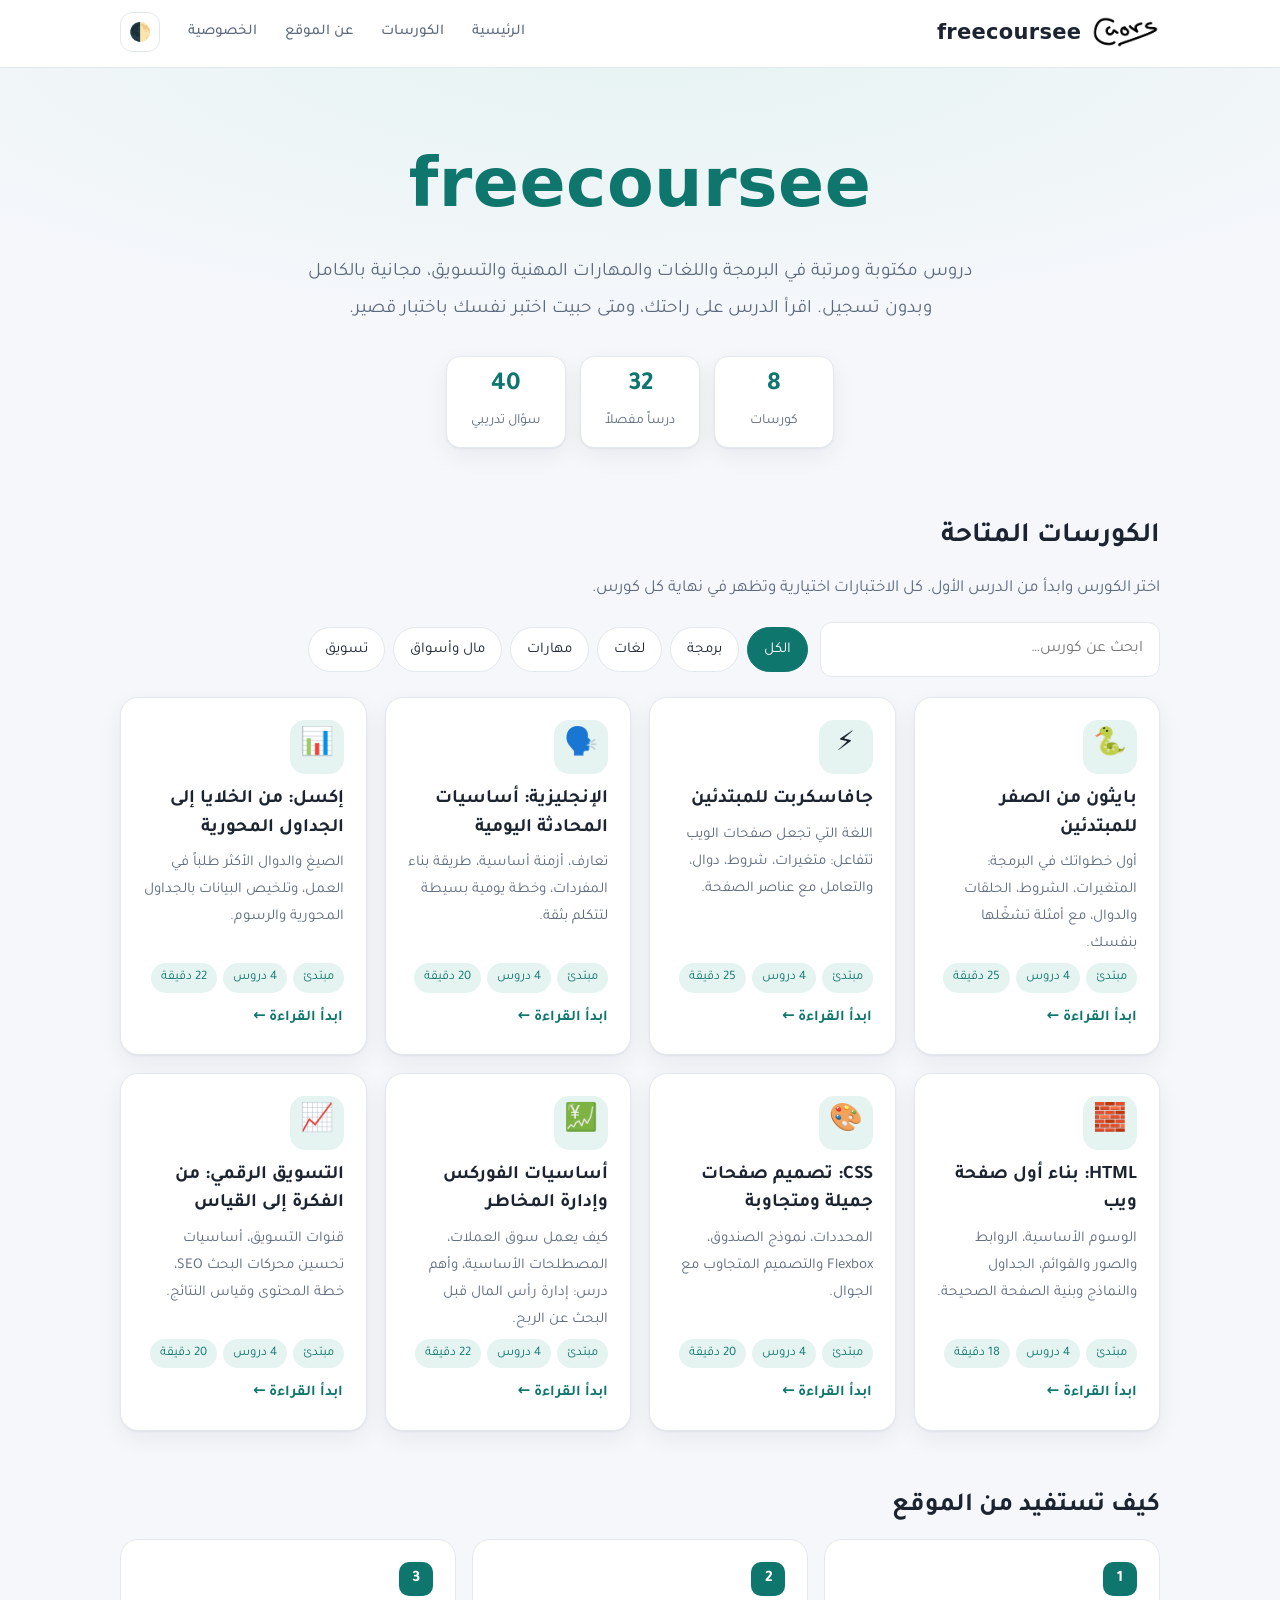
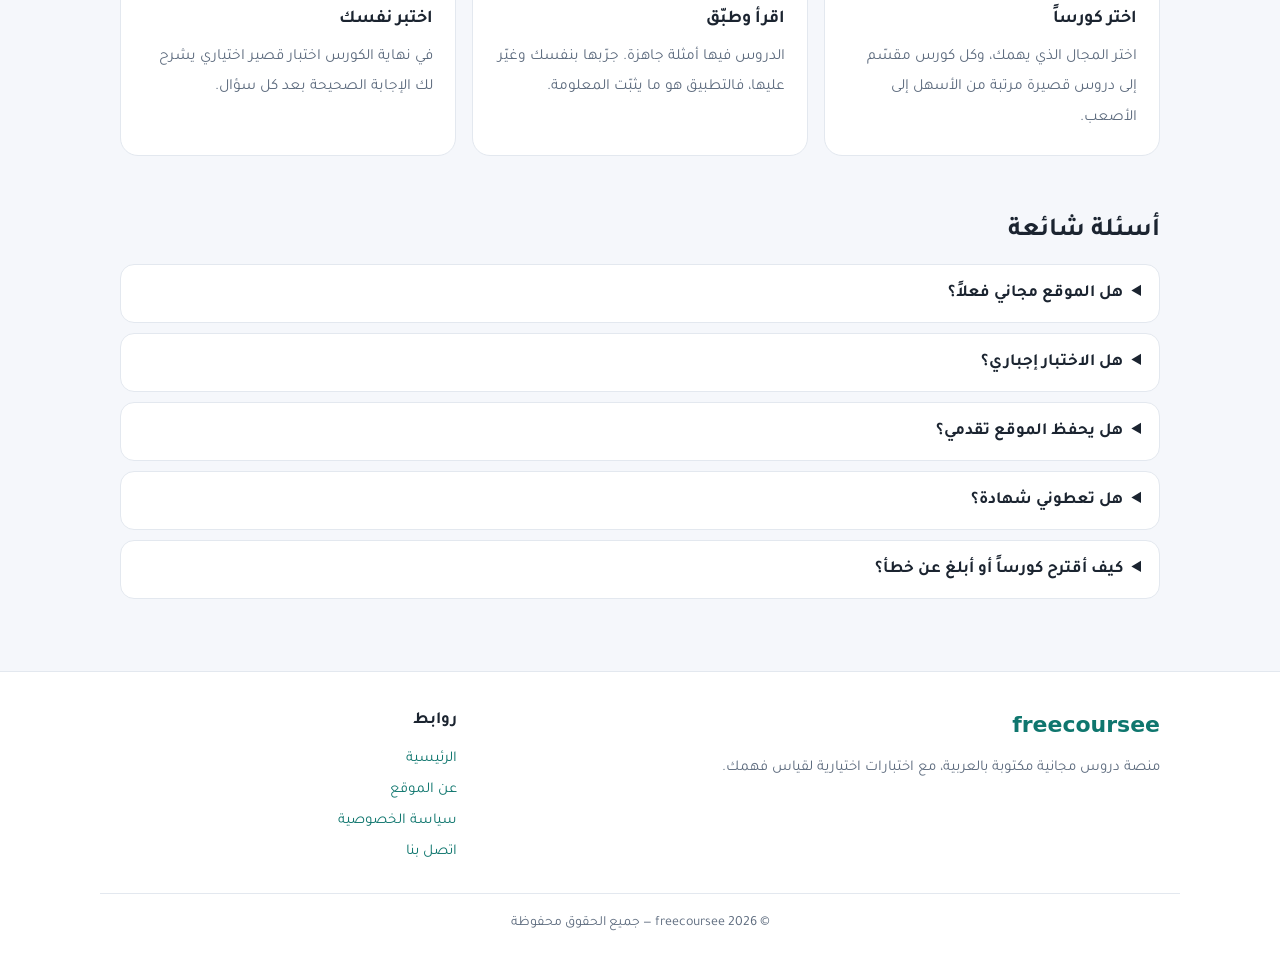
<file: index.html>
<!DOCTYPE html>
<html lang="ar" dir="rtl">
<head>
  <script async src="https://pagead2.googlesyndication.com/pagead/js/adsbygoogle.js?client=ca-pub-3987845520674138"
     crossorigin="anonymous"></script>
  <meta name="google-site-verification" content="L72hGa4pxFuZMSGIk25weQeBqQ2eAasFRWpSkZSvZPA" />
<meta charset="UTF-8">
<meta name="viewport" content="width=device-width, initial-scale=1">
<title>freecoursee — كورسات مجانية مكتوبة بالعربية</title>
<meta name="description" content="دروس عربية مكتوبة ومرتبة في البرمجة واللغات والمهارات المهنية والتسويق والأسواق المالية. مجانية بدون تسجيل، ومعها اختبارات قصيرة اختيارية.">
<meta name="theme-color" content="#0f766e">
<meta property="og:title" content="freecoursee — كورسات مجانية مكتوبة بالعربية">
<meta property="og:description" content="دروس عربية مكتوبة ومرتبة في البرمجة واللغات والمهارات المهنية والتسويق والأسواق المالية. مجانية بدون تسجيل، ومعها اختبارات قصيرة اختيارية.">
<meta property="og:type" content="website">
<meta property="og:locale" content="ar_AR">
<meta property="og:site_name" content="freecoursee">
<link rel="icon" type="image/png" href="favicon.png">
<link rel="preconnect" href="https://fonts.googleapis.com">
<link rel="preconnect" href="https://fonts.gstatic.com" crossorigin>
<link href="https://fonts.googleapis.com/css2?family=Tajawal:wght@400;500;700&display=swap" rel="stylesheet">
<link rel="stylesheet" href="style.css">
<script>try{var t=localStorage.getItem('fc-theme');if(t)document.documentElement.setAttribute('data-theme',t);}catch(e){}</script>
<!-- ===== أكواد جوجل أدسنس: الصق كود AdSense هنا بعد ما تسجل موقعك ===== -->
</head>
<body class="">
<a class="skip" href="#main">تخطي إلى المحتوى</a>
<header class="site-header">
  <div class="wrap bar">
    <a class="brand" href="index.html" aria-label="freecoursee الصفحة الرئيسية">
      <img class="logo" src="logo.png" alt="شعار freecoursee" width="64" height="32">
      <span class="brand-name">freecoursee</span>
    </a>
    <nav class="nav" aria-label="القائمة الرئيسية">
      <a href="index.html">الرئيسية</a>
      <a href="index.html#courses">الكورسات</a>
      <a href="about.html">عن الموقع</a>
      <a href="privacy.html">الخصوصية</a>
    </nav>
    <button id="themeBtn" class="icon-btn" type="button" aria-label="تبديل الوضع الليلي">🌓</button>
  </div>
  <div class="progress" id="progress" aria-hidden="true"></div>
</header>

<main id="main">
<section class="hero">
  <div class="wrap">
    <h1 class="hero-title">freecoursee</h1>
    <p class="hero-sub">دروس مكتوبة ومرتبة في البرمجة واللغات والمهارات المهنية والتسويق، مجانية بالكامل وبدون تسجيل. اقرأ الدرس على راحتك، ومتى حبيت اختبر نفسك باختبار قصير.</p>
    <div class="stats">
      <div><b>8</b><span>كورسات</span></div>
      <div><b>32</b><span>درساً مفصلاً</span></div>
      <div><b>40</b><span>سؤال تدريبي</span></div>
    </div>
  </div>
</section>

<section class="wrap" id="courses">
  <div class="section-head">
    <h2>الكورسات المتاحة</h2>
    <p class="muted">اختر الكورس وابدأ من الدرس الأول. كل الاختبارات اختيارية وتظهر في نهاية كل كورس.</p>
  </div>
  <div class="tools">
    <input id="q" class="search" type="search" placeholder="ابحث عن كورس…" aria-label="ابحث عن كورس">
    <div class="chips" role="group" aria-label="التصنيفات"><button class="chip active" data-cat="all" type="button">الكل</button><button class="chip" data-cat="برمجة" type="button">برمجة</button><button class="chip" data-cat="لغات" type="button">لغات</button><button class="chip" data-cat="مهارات" type="button">مهارات</button><button class="chip" data-cat="مال وأسواق" type="button">مال وأسواق</button><button class="chip" data-cat="تسويق" type="button">تسويق</button></div>
  </div>
  <div class="grid" id="grid">
<a class="card" href="course-python.html" data-cat="برمجة" data-id="python" data-search="بايثون من الصفر للمبتدئين أول خطواتك في البرمجة: المتغيرات، الشروط، الحلقات والدوال، مع أمثلة تشغّلها بنفسك. برمجة">
  <span class="ic" aria-hidden="true">🐍</span>
  <span class="done-badge" hidden>✓ أنهيته</span>
  <h3>بايثون من الصفر للمبتدئين</h3>
  <p>أول خطواتك في البرمجة: المتغيرات، الشروط، الحلقات والدوال، مع أمثلة تشغّلها بنفسك.</p>
  <span class="meta"><span>مبتدئ</span><span>4 دروس</span><span>25 دقيقة</span></span>
  <span class="go">ابدأ القراءة ←</span>
</a>
<a class="card" href="course-javascript.html" data-cat="برمجة" data-id="javascript" data-search="جافاسكربت للمبتدئين اللغة التي تجعل صفحات الويب تتفاعل: متغيرات، شروط، دوال، والتعامل مع عناصر الصفحة. برمجة">
  <span class="ic" aria-hidden="true">⚡</span>
  <span class="done-badge" hidden>✓ أنهيته</span>
  <h3>جافاسكربت للمبتدئين</h3>
  <p>اللغة التي تجعل صفحات الويب تتفاعل: متغيرات، شروط، دوال، والتعامل مع عناصر الصفحة.</p>
  <span class="meta"><span>مبتدئ</span><span>4 دروس</span><span>25 دقيقة</span></span>
  <span class="go">ابدأ القراءة ←</span>
</a>
<a class="card" href="course-english.html" data-cat="لغات" data-id="english" data-search="الإنجليزية: أساسيات المحادثة اليومية تعارف، أزمنة أساسية، طريقة بناء المفردات، وخطة يومية بسيطة لتتكلم بثقة. لغات">
  <span class="ic" aria-hidden="true">🗣️</span>
  <span class="done-badge" hidden>✓ أنهيته</span>
  <h3>الإنجليزية: أساسيات المحادثة اليومية</h3>
  <p>تعارف، أزمنة أساسية، طريقة بناء المفردات، وخطة يومية بسيطة لتتكلم بثقة.</p>
  <span class="meta"><span>مبتدئ</span><span>4 دروس</span><span>20 دقيقة</span></span>
  <span class="go">ابدأ القراءة ←</span>
</a>
<a class="card" href="course-excel.html" data-cat="مهارات" data-id="excel" data-search="إكسل: من الخلايا إلى الجداول المحورية الصيغ والدوال الأكثر طلباً في العمل، وتلخيص البيانات بالجداول المحورية والرسوم. مهارات">
  <span class="ic" aria-hidden="true">📊</span>
  <span class="done-badge" hidden>✓ أنهيته</span>
  <h3>إكسل: من الخلايا إلى الجداول المحورية</h3>
  <p>الصيغ والدوال الأكثر طلباً في العمل، وتلخيص البيانات بالجداول المحورية والرسوم.</p>
  <span class="meta"><span>مبتدئ</span><span>4 دروس</span><span>22 دقيقة</span></span>
  <span class="go">ابدأ القراءة ←</span>
</a>
<a class="card" href="course-html.html" data-cat="برمجة" data-id="html" data-search="HTML: بناء أول صفحة ويب الوسوم الأساسية، الروابط والصور والقوائم، الجداول والنماذج وبنية الصفحة الصحيحة. برمجة">
  <span class="ic" aria-hidden="true">🧱</span>
  <span class="done-badge" hidden>✓ أنهيته</span>
  <h3>HTML: بناء أول صفحة ويب</h3>
  <p>الوسوم الأساسية، الروابط والصور والقوائم، الجداول والنماذج وبنية الصفحة الصحيحة.</p>
  <span class="meta"><span>مبتدئ</span><span>4 دروس</span><span>18 دقيقة</span></span>
  <span class="go">ابدأ القراءة ←</span>
</a>
<a class="card" href="course-css.html" data-cat="برمجة" data-id="css" data-search="CSS: تصميم صفحات جميلة ومتجاوبة المحددات، نموذج الصندوق، Flexbox والتصميم المتجاوب مع الجوال. برمجة">
  <span class="ic" aria-hidden="true">🎨</span>
  <span class="done-badge" hidden>✓ أنهيته</span>
  <h3>CSS: تصميم صفحات جميلة ومتجاوبة</h3>
  <p>المحددات، نموذج الصندوق، Flexbox والتصميم المتجاوب مع الجوال.</p>
  <span class="meta"><span>مبتدئ</span><span>4 دروس</span><span>20 دقيقة</span></span>
  <span class="go">ابدأ القراءة ←</span>
</a>
<a class="card" href="course-forex.html" data-cat="مال وأسواق" data-id="forex" data-search="أساسيات الفوركس وإدارة المخاطر كيف يعمل سوق العملات، المصطلحات الأساسية، وأهم درس: إدارة رأس المال قبل البحث عن الربح. مال وأسواق">
  <span class="ic" aria-hidden="true">💹</span>
  <span class="done-badge" hidden>✓ أنهيته</span>
  <h3>أساسيات الفوركس وإدارة المخاطر</h3>
  <p>كيف يعمل سوق العملات، المصطلحات الأساسية، وأهم درس: إدارة رأس المال قبل البحث عن الربح.</p>
  <span class="meta"><span>مبتدئ</span><span>4 دروس</span><span>22 دقيقة</span></span>
  <span class="go">ابدأ القراءة ←</span>
</a>
<a class="card" href="course-marketing.html" data-cat="تسويق" data-id="marketing" data-search="التسويق الرقمي: من الفكرة إلى القياس قنوات التسويق، أساسيات تحسين محركات البحث SEO، خطة المحتوى وقياس النتائج. تسويق">
  <span class="ic" aria-hidden="true">📈</span>
  <span class="done-badge" hidden>✓ أنهيته</span>
  <h3>التسويق الرقمي: من الفكرة إلى القياس</h3>
  <p>قنوات التسويق، أساسيات تحسين محركات البحث SEO، خطة المحتوى وقياس النتائج.</p>
  <span class="meta"><span>مبتدئ</span><span>4 دروس</span><span>20 دقيقة</span></span>
  <span class="go">ابدأ القراءة ←</span>
</a>
  </div>
  <p id="empty" class="muted center" hidden>ما لقينا كورس بهذا الاسم، جرّب كلمة ثانية.</p>
</section>

<section class="wrap block">
  <h2>كيف تستفيد من الموقع</h2>
  <div class="steps">
    <div class="step"><span class="num">1</span><h3>اختر كورساً</h3><p>اختر المجال الذي يهمك، وكل كورس مقسّم إلى دروس قصيرة مرتبة من الأسهل إلى الأصعب.</p></div>
    <div class="step"><span class="num">2</span><h3>اقرأ وطبّق</h3><p>الدروس فيها أمثلة جاهزة. جرّبها بنفسك وغيّر عليها، فالتطبيق هو ما يثبّت المعلومة.</p></div>
    <div class="step"><span class="num">3</span><h3>اختبر نفسك</h3><p>في نهاية الكورس اختبار قصير اختياري يشرح لك الإجابة الصحيحة بعد كل سؤال.</p></div>
  </div>
</section>

<section class="wrap block">
  <h2>أسئلة شائعة</h2>
  <div class="faq">
    <details><summary>هل الموقع مجاني فعلاً؟</summary><p>نعم، كل الدروس والاختبارات مجانية ولا تحتاج إنشاء حساب أو إدخال بريدك.</p></details>
    <details><summary>هل الاختبار إجباري؟</summary><p>لا. الاختبار اختياري تماماً ولا يؤثر على قراءتك للكورس، وهدفه فقط أن تعرف أين تحتاج مراجعة.</p></details>
    <details><summary>هل يحفظ الموقع تقدمي؟</summary><p>يحفظ الموقع علامة "أنهيته" ووضعك المفضل (فاتح أو ليلي) داخل متصفحك فقط، ولا يرسل أي شيء لخادم.</p></details>
    <details><summary>هل تعطوني شهادة؟</summary><p>لا، الموقع تعليمي ولا يصدر شهادات. الهدف أن تكتسب المهارة وتطبقها في مشاريعك.</p></details>
    <details><summary>كيف أقترح كورساً أو أبلغ عن خطأ؟</summary><p>تجد طريقة التواصل في صفحة <a href="privacy.html#contact">سياسة الخصوصية والتواصل</a>، وسنراجع الاقتراح أو نصحح الخطأ.</p></details>
  </div>
</section>
</main>

<footer class="site-footer">
  <div class="wrap foot-grid">
    <div>
      <div class="foot-brand">freecoursee</div>
      <p class="muted">منصة دروس مجانية مكتوبة بالعربية، مع اختبارات اختيارية لقياس فهمك.</p>
    </div>
    <div>
      <div class="foot-title">روابط</div>
      <ul class="plain">
        <li><a href="index.html">الرئيسية</a></li>
        <li><a href="about.html">عن الموقع</a></li>
        <li><a href="privacy.html">سياسة الخصوصية</a></li>
        <li><a href="privacy.html#contact">اتصل بنا</a></li>
      </ul>
    </div>
  </div>
  <div class="wrap copy">© 2026 freecoursee — جميع الحقوق محفوظة</div>
</footer>
<script src="app.js" defer></script>
</body>
</html>
</file>
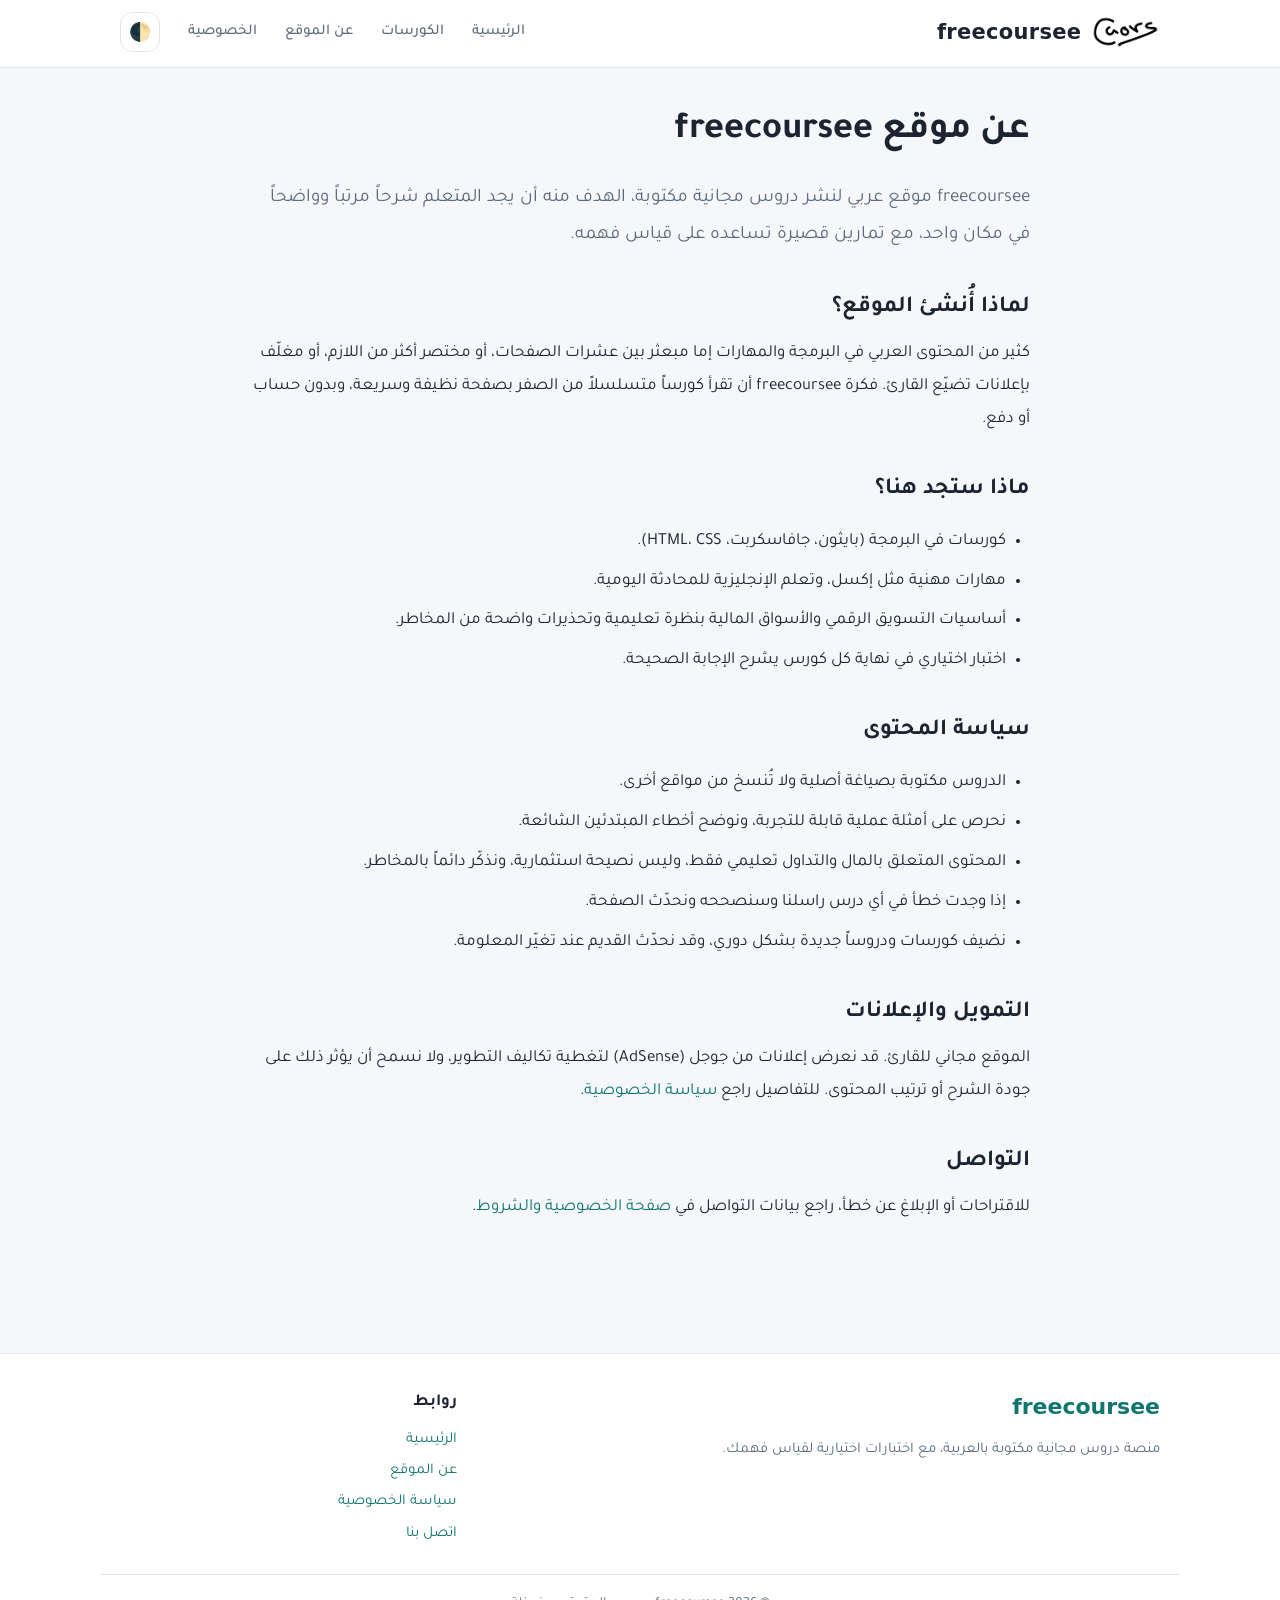
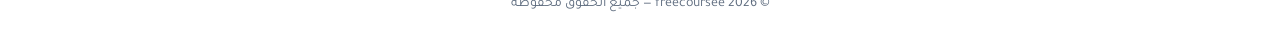
<file: about.html>
<!DOCTYPE html>
<html lang="ar" dir="rtl">
<head>
<meta charset="UTF-8">
<meta name="viewport" content="width=device-width, initial-scale=1">
<title>عن الموقع | freecoursee</title>
<meta name="description" content="تعرّف على موقع freecoursee: لماذا أُنشئ، ماذا يقدم، وسياسة المحتوى وطرق التواصل.">
<meta name="theme-color" content="#0f766e">
<meta property="og:title" content="عن الموقع | freecoursee">
<meta property="og:description" content="تعرّف على موقع freecoursee: لماذا أُنشئ، ماذا يقدم، وسياسة المحتوى وطرق التواصل.">
<meta property="og:type" content="website">
<meta property="og:locale" content="ar_AR">
<meta property="og:site_name" content="freecoursee">
<link rel="icon" type="image/png" href="favicon.png">
<link rel="preconnect" href="https://fonts.googleapis.com">
<link rel="preconnect" href="https://fonts.gstatic.com" crossorigin>
<link href="https://fonts.googleapis.com/css2?family=Tajawal:wght@400;500;700&display=swap" rel="stylesheet">
<link rel="stylesheet" href="style.css">
<script>try{var t=localStorage.getItem('fc-theme');if(t)document.documentElement.setAttribute('data-theme',t);}catch(e){}</script>
<!-- ===== أكواد جوجل أدسنس: الصق كود AdSense هنا بعد ما تسجل موقعك ===== -->
</head>
<body class="">
<a class="skip" href="#main">تخطي إلى المحتوى</a>
<header class="site-header">
  <div class="wrap bar">
    <a class="brand" href="index.html" aria-label="freecoursee الصفحة الرئيسية">
      <img class="logo" src="logo.png" alt="شعار freecoursee" width="64" height="32">
      <span class="brand-name">freecoursee</span>
    </a>
    <nav class="nav" aria-label="القائمة الرئيسية">
      <a href="index.html">الرئيسية</a>
      <a href="index.html#courses">الكورسات</a>
      <a href="about.html">عن الموقع</a>
      <a href="privacy.html">الخصوصية</a>
    </nav>
    <button id="themeBtn" class="icon-btn" type="button" aria-label="تبديل الوضع الليلي">🌓</button>
  </div>
  <div class="progress" id="progress" aria-hidden="true"></div>
</header>

<main id="main" class="wrap page">
<h1>عن موقع freecoursee</h1>
<p class="lead">freecoursee موقع عربي لنشر دروس مجانية مكتوبة، الهدف منه أن يجد المتعلم شرحاً مرتباً وواضحاً في مكان واحد، مع تمارين قصيرة تساعده على قياس فهمه.</p>

<h2>لماذا أُنشئ الموقع؟</h2>
<p>كثير من المحتوى العربي في البرمجة والمهارات إما مبعثر بين عشرات الصفحات، أو مختصر أكثر من اللازم، أو مغلّف بإعلانات تضيّع القارئ. فكرة freecoursee أن تقرأ كورساً متسلسلاً من الصفر بصفحة نظيفة وسريعة، وبدون حساب أو دفع.</p>

<h2>ماذا ستجد هنا؟</h2>
<ul>
<li>كورسات في البرمجة (بايثون، جافاسكربت، HTML، CSS).</li>
<li>مهارات مهنية مثل إكسل، وتعلم الإنجليزية للمحادثة اليومية.</li>
<li>أساسيات التسويق الرقمي والأسواق المالية بنظرة تعليمية وتحذيرات واضحة من المخاطر.</li>
<li>اختبار اختياري في نهاية كل كورس يشرح الإجابة الصحيحة.</li>
</ul>

<h2>سياسة المحتوى</h2>
<ul>
<li>الدروس مكتوبة بصياغة أصلية ولا تُنسخ من مواقع أخرى.</li>
<li>نحرص على أمثلة عملية قابلة للتجربة، ونوضح أخطاء المبتدئين الشائعة.</li>
<li>المحتوى المتعلق بالمال والتداول تعليمي فقط، وليس نصيحة استثمارية، ونذكّر دائماً بالمخاطر.</li>
<li>إذا وجدت خطأ في أي درس راسلنا وسنصححه ونحدّث الصفحة.</li>
<li>نضيف كورسات ودروساً جديدة بشكل دوري، وقد نحدّث القديم عند تغيّر المعلومة.</li>
</ul>

<h2>التمويل والإعلانات</h2>
<p>الموقع مجاني للقارئ. قد نعرض إعلانات من جوجل (AdSense) لتغطية تكاليف التطوير، ولا نسمح أن يؤثر ذلك على جودة الشرح أو ترتيب المحتوى. للتفاصيل راجع <a href="privacy.html">سياسة الخصوصية</a>.</p>

<h2>التواصل</h2>
<p>للاقتراحات أو الإبلاغ عن خطأ، راجع بيانات التواصل في <a href="privacy.html#contact">صفحة الخصوصية والشروط</a>.</p>
</main>

<footer class="site-footer">
  <div class="wrap foot-grid">
    <div>
      <div class="foot-brand">freecoursee</div>
      <p class="muted">منصة دروس مجانية مكتوبة بالعربية، مع اختبارات اختيارية لقياس فهمك.</p>
    </div>
    <div>
      <div class="foot-title">روابط</div>
      <ul class="plain">
        <li><a href="index.html">الرئيسية</a></li>
        <li><a href="about.html">عن الموقع</a></li>
        <li><a href="privacy.html">سياسة الخصوصية</a></li>
        <li><a href="privacy.html#contact">اتصل بنا</a></li>
      </ul>
    </div>
  </div>
  <div class="wrap copy">© 2026 freecoursee — جميع الحقوق محفوظة</div>
</footer>
<script src="app.js" defer></script>
</body>
</html>
</file>
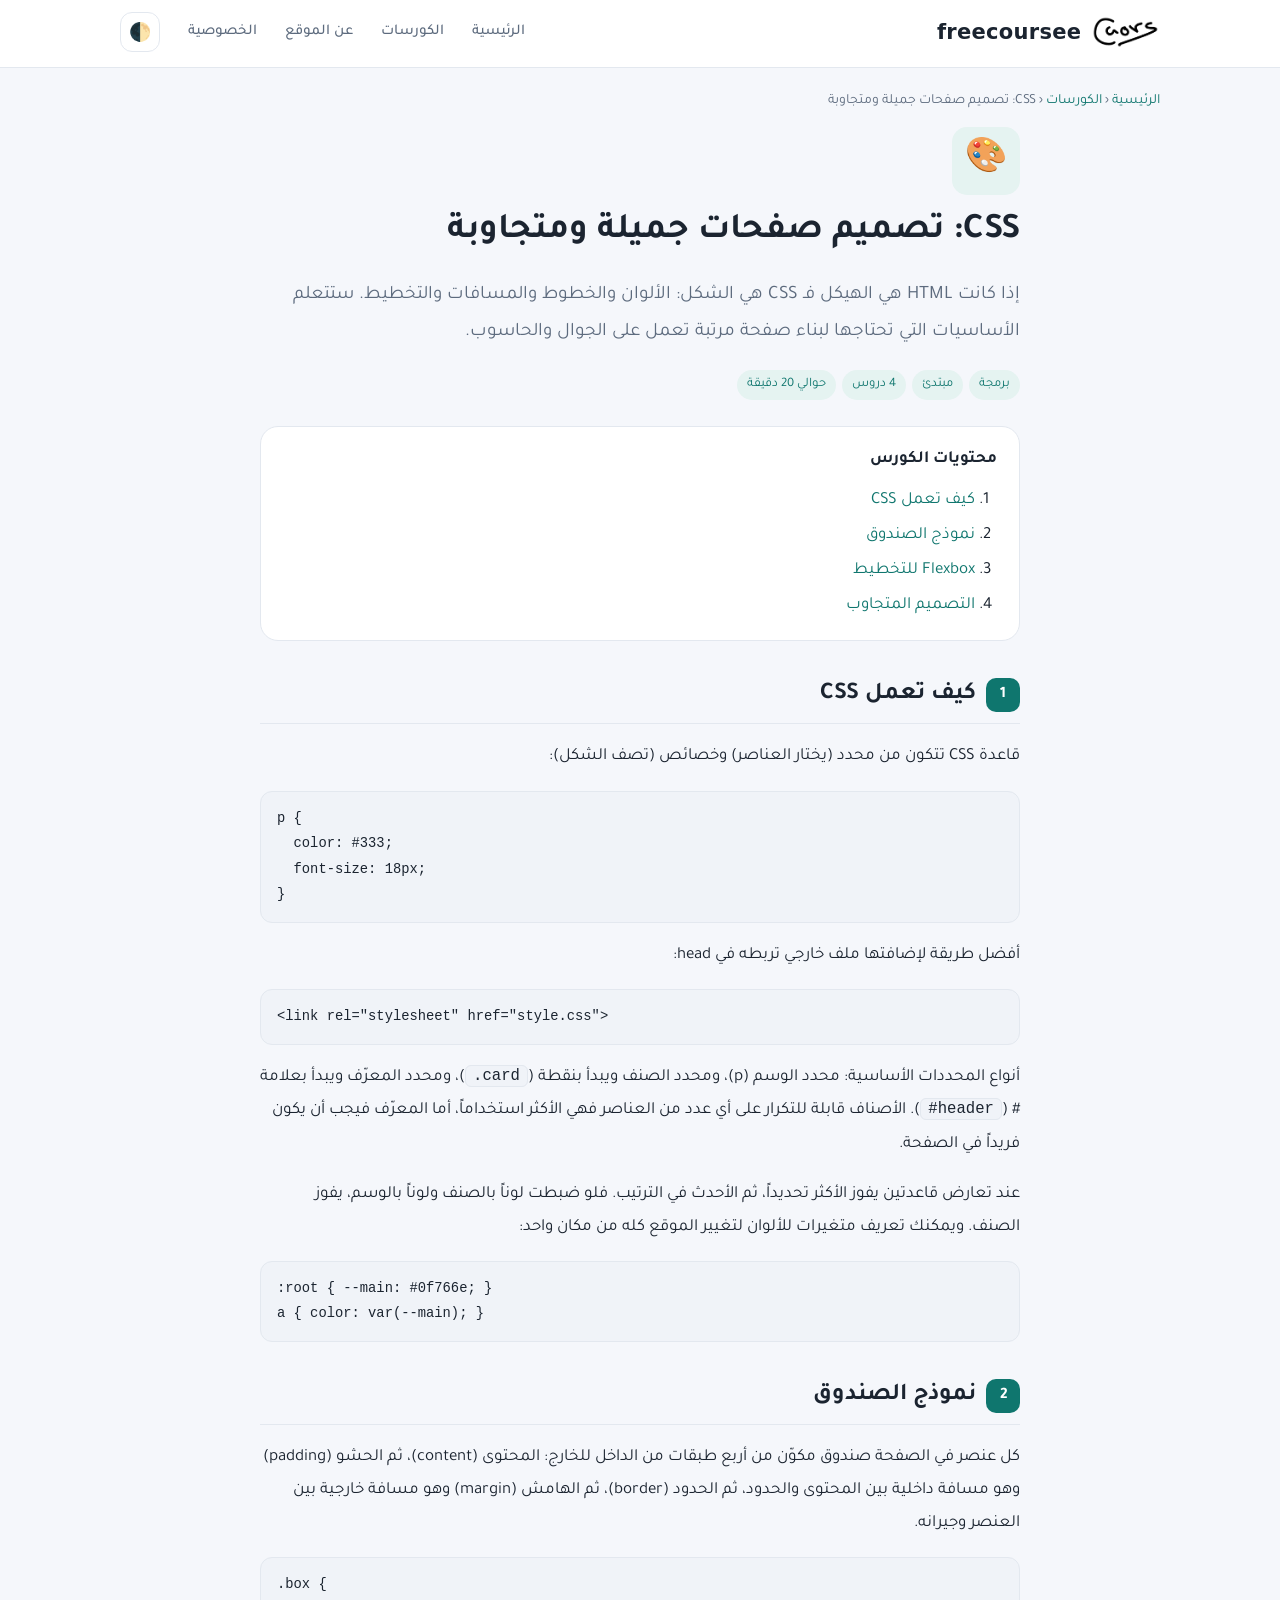
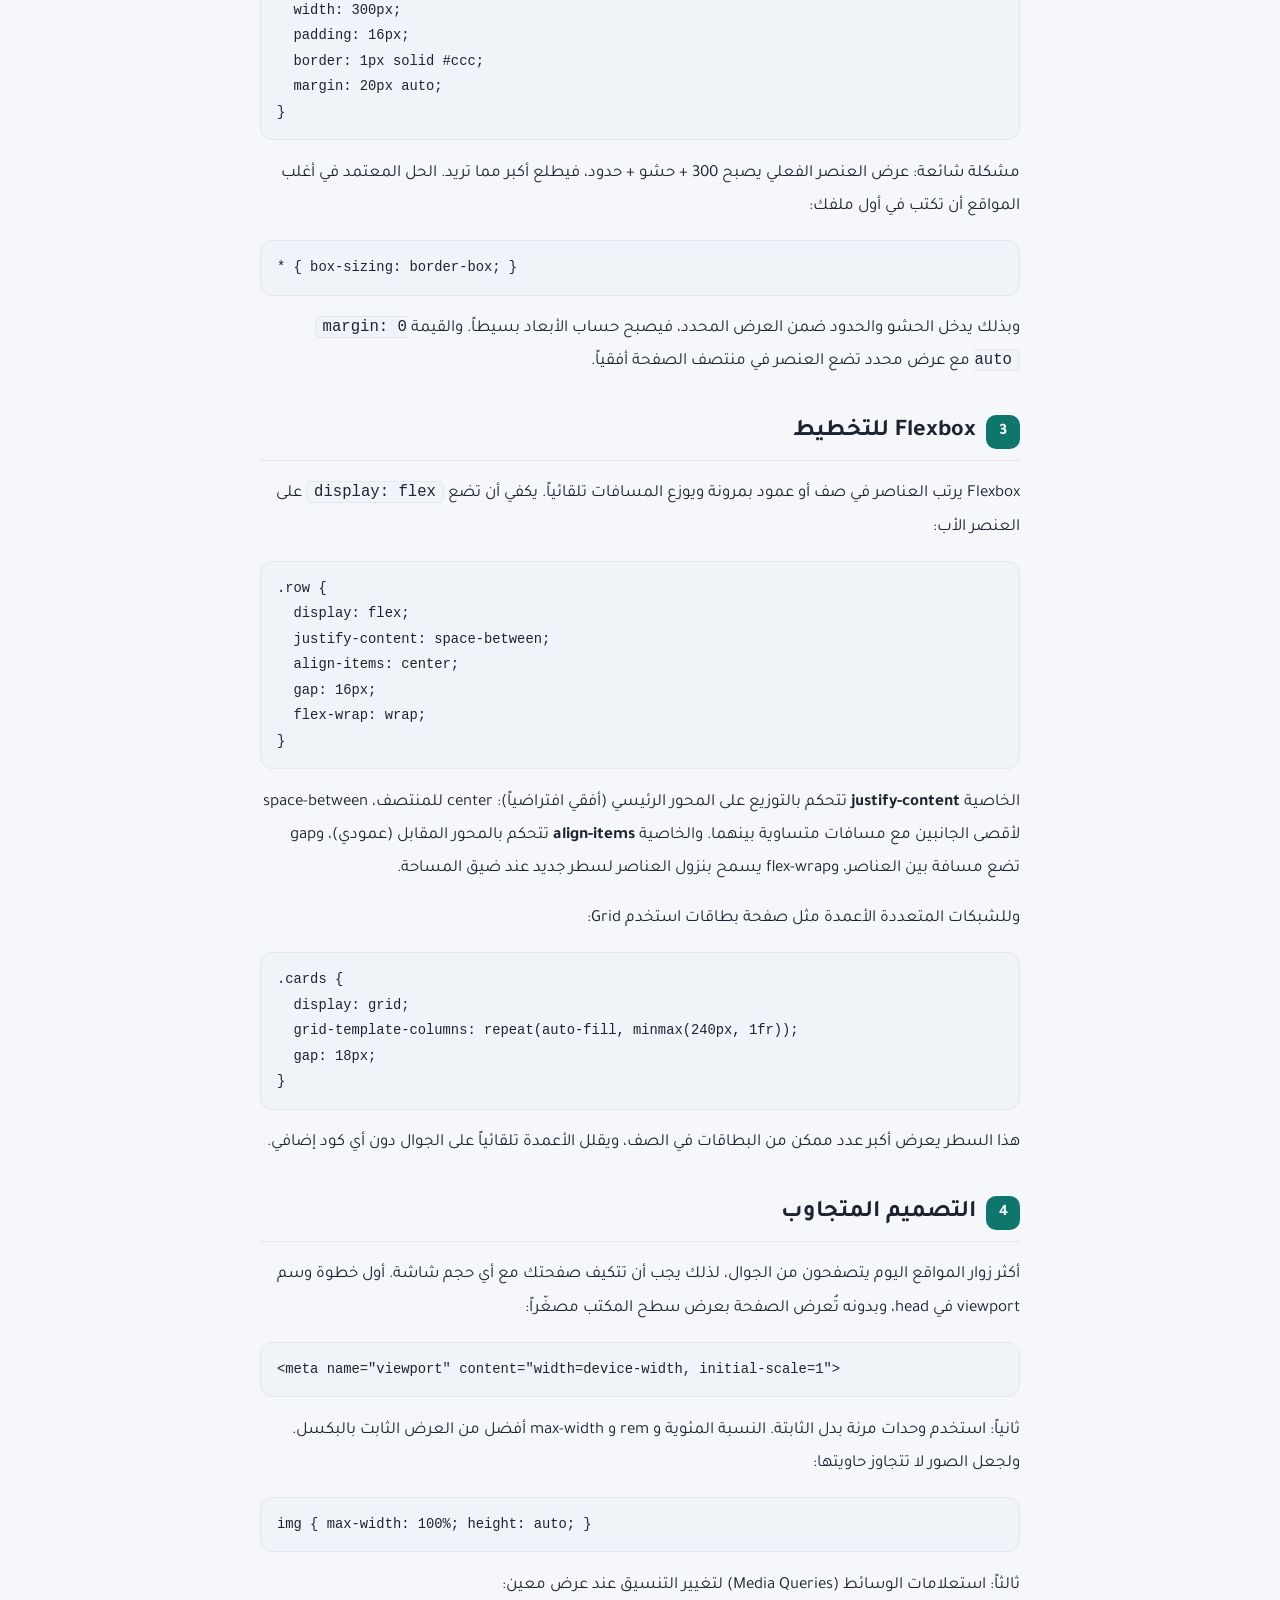
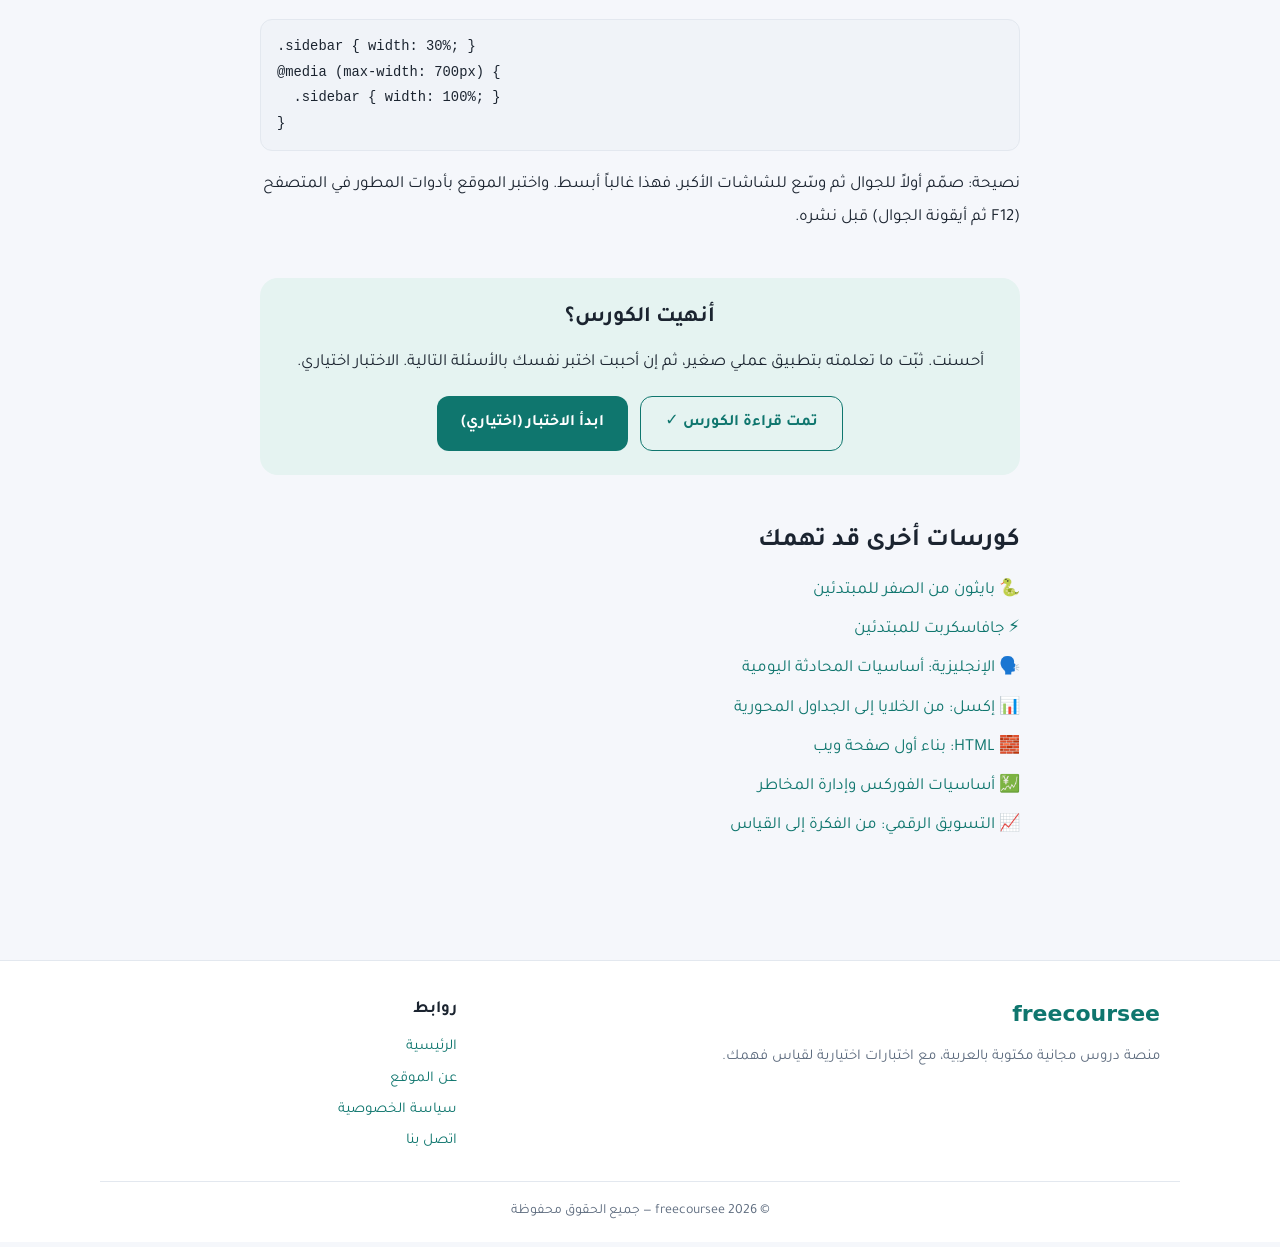
<file: course-css.html>
<!DOCTYPE html>
<html lang="ar" dir="rtl">
<head>
<meta charset="UTF-8">
<meta name="viewport" content="width=device-width, initial-scale=1">
<title>CSS: تصميم صفحات جميلة ومتجاوبة | freecoursee</title>
<meta name="description" content="المحددات، نموذج الصندوق، Flexbox والتصميم المتجاوب مع الجوال.">
<meta name="theme-color" content="#0f766e">
<meta property="og:title" content="CSS: تصميم صفحات جميلة ومتجاوبة | freecoursee">
<meta property="og:description" content="المحددات، نموذج الصندوق، Flexbox والتصميم المتجاوب مع الجوال.">
<meta property="og:type" content="website">
<meta property="og:locale" content="ar_AR">
<meta property="og:site_name" content="freecoursee">
<link rel="icon" type="image/png" href="favicon.png">
<link rel="preconnect" href="https://fonts.googleapis.com">
<link rel="preconnect" href="https://fonts.gstatic.com" crossorigin>
<link href="https://fonts.googleapis.com/css2?family=Tajawal:wght@400;500;700&display=swap" rel="stylesheet">
<link rel="stylesheet" href="style.css">
<script>try{var t=localStorage.getItem('fc-theme');if(t)document.documentElement.setAttribute('data-theme',t);}catch(e){}</script>
<!-- ===== أكواد جوجل أدسنس: الصق كود AdSense هنا بعد ما تسجل موقعك ===== -->
</head>
<body class="course">
<a class="skip" href="#main">تخطي إلى المحتوى</a>
<header class="site-header">
  <div class="wrap bar">
    <a class="brand" href="index.html" aria-label="freecoursee الصفحة الرئيسية">
      <img class="logo" src="logo.png" alt="شعار freecoursee" width="64" height="32">
      <span class="brand-name">freecoursee</span>
    </a>
    <nav class="nav" aria-label="القائمة الرئيسية">
      <a href="index.html">الرئيسية</a>
      <a href="index.html#courses">الكورسات</a>
      <a href="about.html">عن الموقع</a>
      <a href="privacy.html">الخصوصية</a>
    </nav>
    <button id="themeBtn" class="icon-btn" type="button" aria-label="تبديل الوضع الليلي">🌓</button>
  </div>
  <div class="progress" id="progress" aria-hidden="true"></div>
</header>

<main id="main">
<div class="wrap crumbs"><a href="index.html">الرئيسية</a> ‹ <a href="index.html#courses">الكورسات</a> ‹ <span>CSS: تصميم صفحات جميلة ومتجاوبة</span></div>
<article class="wrap article" data-course="css">
  <header class="a-head">
    <span class="ic big" aria-hidden="true">🎨</span>
    <h1>CSS: تصميم صفحات جميلة ومتجاوبة</h1>
    <p class="lead">إذا كانت HTML هي الهيكل فـ CSS هي الشكل: الألوان والخطوط والمسافات والتخطيط. ستتعلم الأساسيات التي تحتاجها لبناء صفحة مرتبة تعمل على الجوال والحاسوب.</p>
    <div class="meta"><span>برمجة</span><span>مبتدئ</span><span>4 دروس</span><span>حوالي 20 دقيقة</span></div>
  </header>
  
  <nav class="toc" aria-label="محتويات الكورس"><b>محتويات الكورس</b><ol><li><a href="#l1">كيف تعمل CSS</a></li><li><a href="#l2">نموذج الصندوق</a></li><li><a href="#l3">Flexbox للتخطيط</a></li><li><a href="#l4">التصميم المتجاوب</a></li></ol></nav>
  
<section class="lesson" id="l1">
<h2><span class="num">1</span>كيف تعمل CSS</h2>
<p>قاعدة CSS تتكون من محدد (يختار العناصر) وخصائص (تصف الشكل):</p>
<pre><code>p {
  color: #333;
  font-size: 18px;
}</code></pre>
<p>أفضل طريقة لإضافتها ملف خارجي تربطه في head:</p>
<pre><code>&lt;link rel="stylesheet" href="style.css"&gt;</code></pre>
<p>أنواع المحددات الأساسية: محدد الوسم (p)، ومحدد الصنف ويبدأ بنقطة (<code>.card</code>)، ومحدد المعرّف ويبدأ بعلامة # (<code>#header</code>). الأصناف قابلة للتكرار على أي عدد من العناصر فهي الأكثر استخداماً، أما المعرّف فيجب أن يكون فريداً في الصفحة.</p>
<p>عند تعارض قاعدتين يفوز الأكثر تحديداً، ثم الأحدث في الترتيب. فلو ضبطت لوناً بالصنف ولوناً بالوسم، يفوز الصنف. ويمكنك تعريف متغيرات للألوان لتغيير الموقع كله من مكان واحد:</p>
<pre><code>:root { --main: #0f766e; }
a { color: var(--main); }</code></pre>
</section>

<section class="lesson" id="l2">
<h2><span class="num">2</span>نموذج الصندوق</h2>
<p>كل عنصر في الصفحة صندوق مكوّن من أربع طبقات من الداخل للخارج: المحتوى (content)، ثم الحشو (padding) وهو مسافة داخلية بين المحتوى والحدود، ثم الحدود (border)، ثم الهامش (margin) وهو مسافة خارجية بين العنصر وجيرانه.</p>
<pre><code>.box {
  width: 300px;
  padding: 16px;
  border: 1px solid #ccc;
  margin: 20px auto;
}</code></pre>
<p>مشكلة شائعة: عرض العنصر الفعلي يصبح 300 + حشو + حدود، فيطلع أكبر مما تريد. الحل المعتمد في أغلب المواقع أن تكتب في أول ملفك:</p>
<pre><code>* { box-sizing: border-box; }</code></pre>
<p>وبذلك يدخل الحشو والحدود ضمن العرض المحدد، فيصبح حساب الأبعاد بسيطاً. والقيمة <code>margin: 0 auto</code> مع عرض محدد تضع العنصر في منتصف الصفحة أفقياً.</p>
</section>

<section class="lesson" id="l3">
<h2><span class="num">3</span>Flexbox للتخطيط</h2>
<p>Flexbox يرتب العناصر في صف أو عمود بمرونة ويوزع المسافات تلقائياً. يكفي أن تضع <code>display: flex</code> على العنصر الأب:</p>
<pre><code>.row {
  display: flex;
  justify-content: space-between;
  align-items: center;
  gap: 16px;
  flex-wrap: wrap;
}</code></pre>
<p>الخاصية <b>justify-content</b> تتحكم بالتوزيع على المحور الرئيسي (أفقي افتراضياً): center للمنتصف، space-between لأقصى الجانبين مع مسافات متساوية بينهما. والخاصية <b>align-items</b> تتحكم بالمحور المقابل (عمودي)، وgap تضع مسافة بين العناصر، وflex-wrap يسمح بنزول العناصر لسطر جديد عند ضيق المساحة.</p>
<p>وللشبكات المتعددة الأعمدة مثل صفحة بطاقات استخدم Grid:</p>
<pre><code>.cards {
  display: grid;
  grid-template-columns: repeat(auto-fill, minmax(240px, 1fr));
  gap: 18px;
}</code></pre>
<p>هذا السطر يعرض أكبر عدد ممكن من البطاقات في الصف، ويقلل الأعمدة تلقائياً على الجوال دون أي كود إضافي.</p>
</section>

<section class="lesson" id="l4">
<h2><span class="num">4</span>التصميم المتجاوب</h2>
<p>أكثر زوار المواقع اليوم يتصفحون من الجوال، لذلك يجب أن تتكيف صفحتك مع أي حجم شاشة. أول خطوة وسم viewport في head، وبدونه تُعرض الصفحة بعرض سطح المكتب مصغّراً:</p>
<pre><code>&lt;meta name="viewport" content="width=device-width, initial-scale=1"&gt;</code></pre>
<p>ثانياً: استخدم وحدات مرنة بدل الثابتة. النسبة المئوية و rem و max-width أفضل من العرض الثابت بالبكسل. ولجعل الصور لا تتجاوز حاويتها:</p>
<pre><code>img { max-width: 100%; height: auto; }</code></pre>
<p>ثالثاً: استعلامات الوسائط (Media Queries) لتغيير التنسيق عند عرض معين:</p>
<pre><code>.sidebar { width: 30%; }
@media (max-width: 700px) {
  .sidebar { width: 100%; }
}</code></pre>
<p>نصيحة: صمّم أولاً للجوال ثم وسّع للشاشات الأكبر، فهذا غالباً أبسط. واختبر الموقع بأدوات المطور في المتصفح (F12 ثم أيقونة الجوال) قبل نشره.</p>
</section>

  <div class="finish">
    <h2>أنهيت الكورس؟</h2>
    <p>أحسنت. ثبّت ما تعلمته بتطبيق عملي صغير، ثم إن أحببت اختبر نفسك بالأسئلة التالية. الاختبار اختياري.</p>
    <div class="actions">
      <button id="doneBtn" class="btn ghost" type="button">تمت قراءة الكورس ✓</button>
      <button id="startQuiz" class="btn" type="button">ابدأ الاختبار (اختياري)</button>
    </div>
  </div>
  <section id="quizBox" class="quiz" hidden aria-live="polite"></section>

  <aside class="more">
    <h2>كورسات أخرى قد تهمك</h2>
    <ul class="plain more-list"><li><a href="course-python.html">🐍 بايثون من الصفر للمبتدئين</a></li><li><a href="course-javascript.html">⚡ جافاسكربت للمبتدئين</a></li><li><a href="course-english.html">🗣️ الإنجليزية: أساسيات المحادثة اليومية</a></li><li><a href="course-excel.html">📊 إكسل: من الخلايا إلى الجداول المحورية</a></li><li><a href="course-html.html">🧱 HTML: بناء أول صفحة ويب</a></li><li><a href="course-forex.html">💹 أساسيات الفوركس وإدارة المخاطر</a></li><li><a href="course-marketing.html">📈 التسويق الرقمي: من الفكرة إلى القياس</a></li></ul>
  </aside>
</article>
</main>
<script>window.QUIZ=[{"q": "أي خاصية تضيف مسافة داخلية بين المحتوى والحدود؟", "o": ["margin", "padding", "gap", "spacing"], "a": 1, "e": "padding هو الحشو الداخلي."}, {"q": "بأي رمز يبدأ محدد الصنف (class)؟", "o": ["#", ".", "@", "\u0026"], "a": 1, "e": "الأصناف تبدأ بنقطة مثل .card."}, {"q": "ما فائدة display: flex؟", "o": ["إخفاء العنصر", "ترتيب العناصر الداخلية في صف أو عمود بمرونة", "تكبير الخط", "تغيير اللون"], "a": 1, "e": "Flexbox أداة تخطيط مرنة."}, {"q": "لماذا نضيف وسم viewport؟", "o": ["لتغيير اللون", "ليتكيف عرض الصفحة مع شاشة الجوال", "لتسريع الإنترنت", "لإضافة صور"], "a": 1, "e": "بدونه يعرض الجوال الصفحة بعرض سطح المكتب."}, {"q": "ماذا يفعل box-sizing: border-box؟", "o": ["يخفي الحدود", "يُدخل الحشو والحدود ضمن العرض المحدد", "يضيف ظلاً", "يلغي الهوامش"], "a": 1, "e": "يصبح العرض المحدد هو العرض النهائي الفعلي."}];</script>

<footer class="site-footer">
  <div class="wrap foot-grid">
    <div>
      <div class="foot-brand">freecoursee</div>
      <p class="muted">منصة دروس مجانية مكتوبة بالعربية، مع اختبارات اختيارية لقياس فهمك.</p>
    </div>
    <div>
      <div class="foot-title">روابط</div>
      <ul class="plain">
        <li><a href="index.html">الرئيسية</a></li>
        <li><a href="about.html">عن الموقع</a></li>
        <li><a href="privacy.html">سياسة الخصوصية</a></li>
        <li><a href="privacy.html#contact">اتصل بنا</a></li>
      </ul>
    </div>
  </div>
  <div class="wrap copy">© 2026 freecoursee — جميع الحقوق محفوظة</div>
</footer>
<script src="app.js" defer></script>
</body>
</html>
</file>
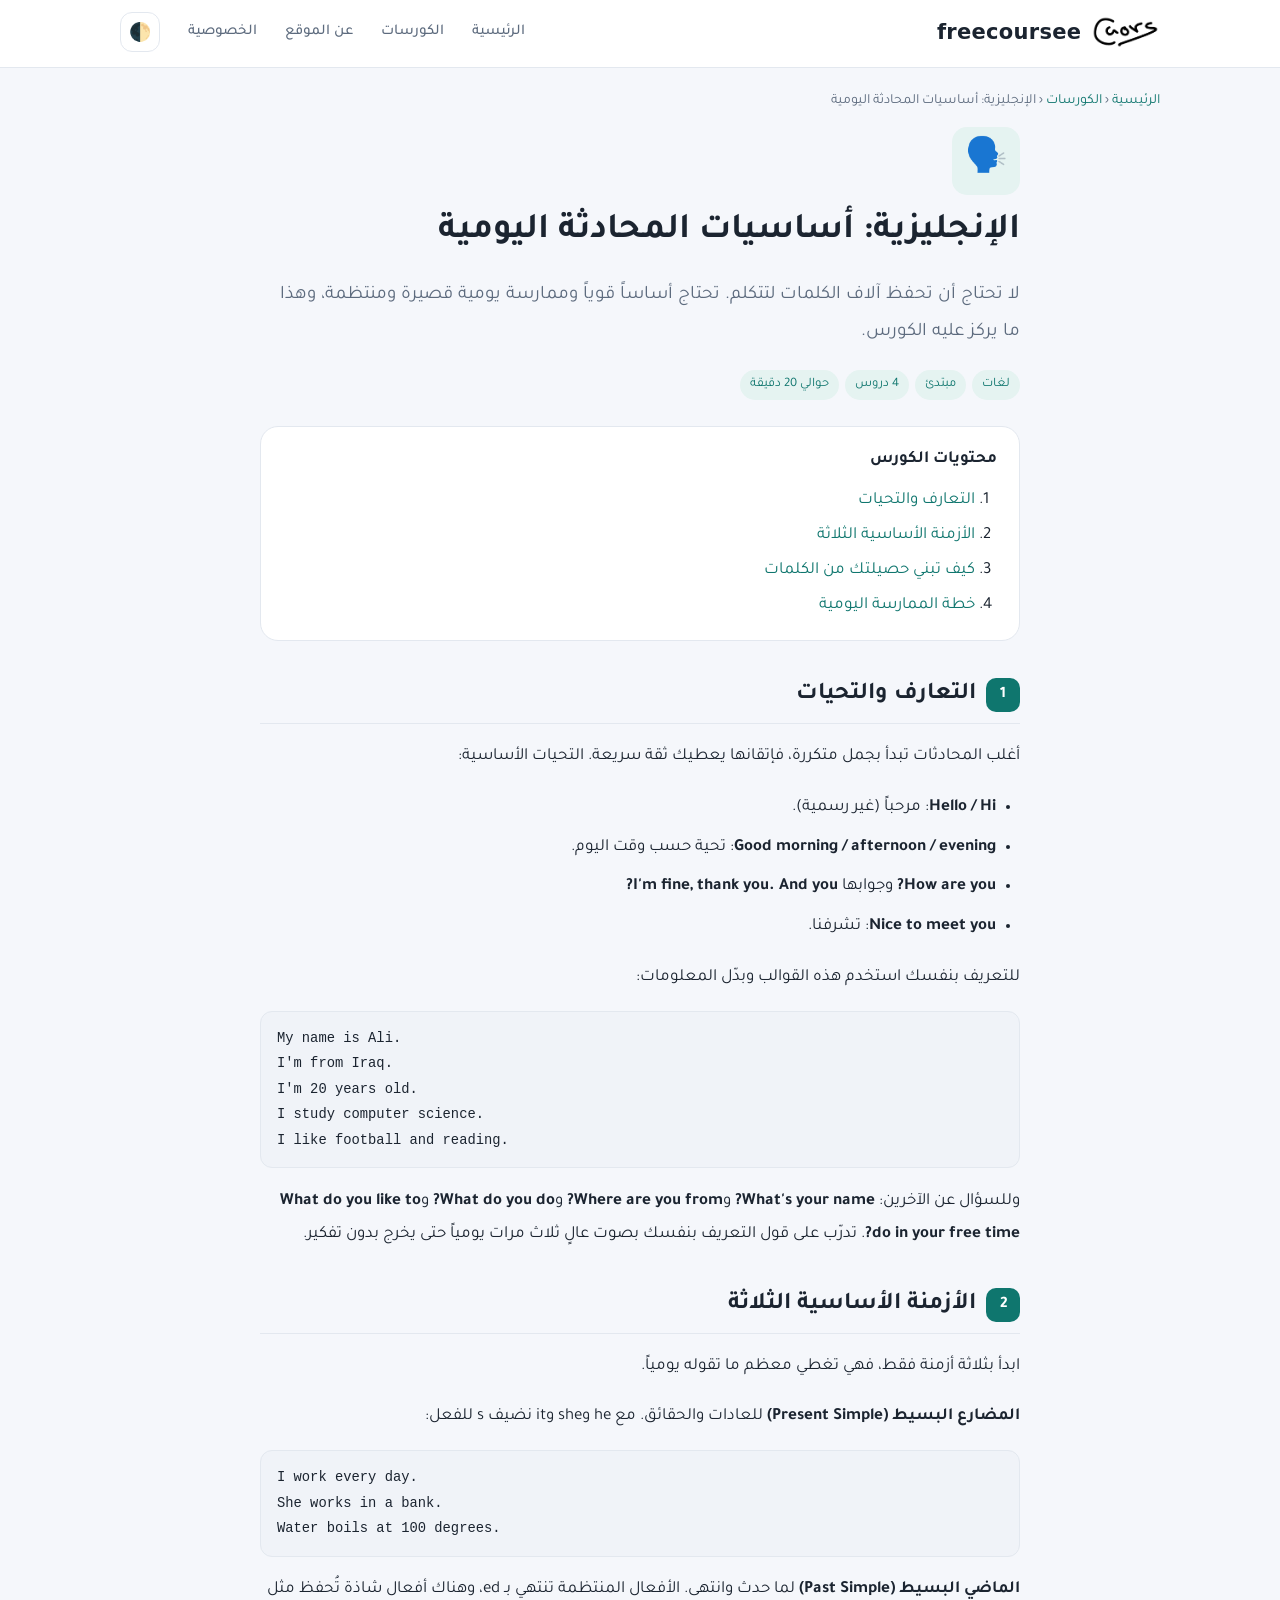
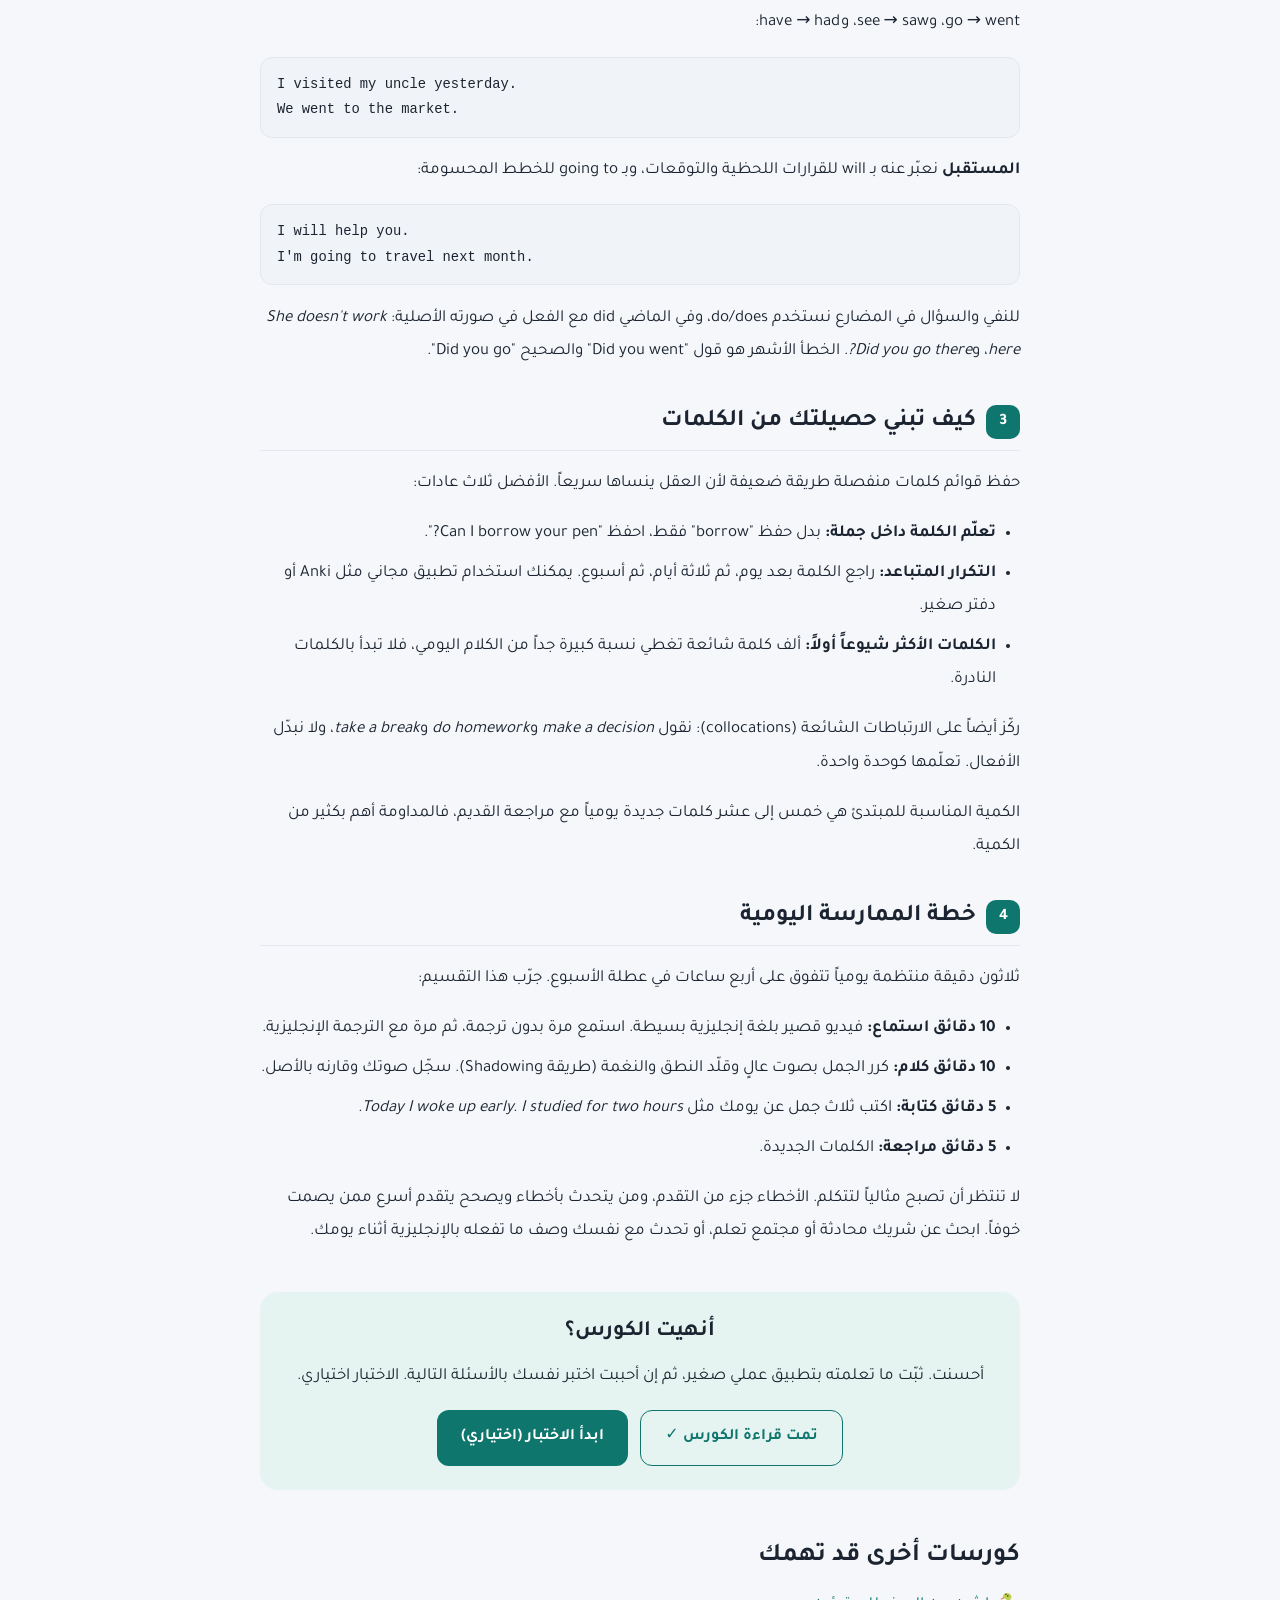
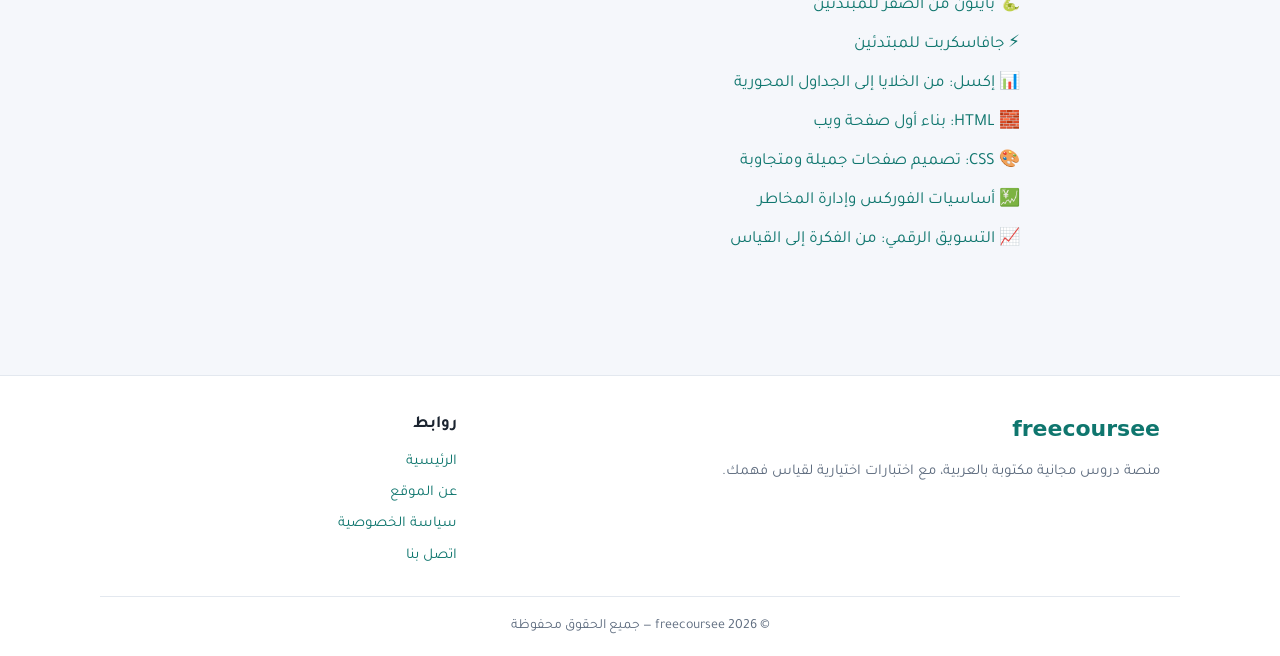
<file: course-english.html>
<!DOCTYPE html>
<html lang="ar" dir="rtl">
<head>
<meta charset="UTF-8">
<meta name="viewport" content="width=device-width, initial-scale=1">
<title>الإنجليزية: أساسيات المحادثة اليومية | freecoursee</title>
<meta name="description" content="تعارف، أزمنة أساسية، طريقة بناء المفردات، وخطة يومية بسيطة لتتكلم بثقة.">
<meta name="theme-color" content="#0f766e">
<meta property="og:title" content="الإنجليزية: أساسيات المحادثة اليومية | freecoursee">
<meta property="og:description" content="تعارف، أزمنة أساسية، طريقة بناء المفردات، وخطة يومية بسيطة لتتكلم بثقة.">
<meta property="og:type" content="website">
<meta property="og:locale" content="ar_AR">
<meta property="og:site_name" content="freecoursee">
<link rel="icon" type="image/png" href="favicon.png">
<link rel="preconnect" href="https://fonts.googleapis.com">
<link rel="preconnect" href="https://fonts.gstatic.com" crossorigin>
<link href="https://fonts.googleapis.com/css2?family=Tajawal:wght@400;500;700&display=swap" rel="stylesheet">
<link rel="stylesheet" href="style.css">
<script>try{var t=localStorage.getItem('fc-theme');if(t)document.documentElement.setAttribute('data-theme',t);}catch(e){}</script>
<!-- ===== أكواد جوجل أدسنس: الصق كود AdSense هنا بعد ما تسجل موقعك ===== -->
</head>
<body class="course">
<a class="skip" href="#main">تخطي إلى المحتوى</a>
<header class="site-header">
  <div class="wrap bar">
    <a class="brand" href="index.html" aria-label="freecoursee الصفحة الرئيسية">
      <img class="logo" src="logo.png" alt="شعار freecoursee" width="64" height="32">
      <span class="brand-name">freecoursee</span>
    </a>
    <nav class="nav" aria-label="القائمة الرئيسية">
      <a href="index.html">الرئيسية</a>
      <a href="index.html#courses">الكورسات</a>
      <a href="about.html">عن الموقع</a>
      <a href="privacy.html">الخصوصية</a>
    </nav>
    <button id="themeBtn" class="icon-btn" type="button" aria-label="تبديل الوضع الليلي">🌓</button>
  </div>
  <div class="progress" id="progress" aria-hidden="true"></div>
</header>

<main id="main">
<div class="wrap crumbs"><a href="index.html">الرئيسية</a> ‹ <a href="index.html#courses">الكورسات</a> ‹ <span>الإنجليزية: أساسيات المحادثة اليومية</span></div>
<article class="wrap article" data-course="english">
  <header class="a-head">
    <span class="ic big" aria-hidden="true">🗣️</span>
    <h1>الإنجليزية: أساسيات المحادثة اليومية</h1>
    <p class="lead">لا تحتاج أن تحفظ آلاف الكلمات لتتكلم. تحتاج أساساً قوياً وممارسة يومية قصيرة ومنتظمة، وهذا ما يركز عليه الكورس.</p>
    <div class="meta"><span>لغات</span><span>مبتدئ</span><span>4 دروس</span><span>حوالي 20 دقيقة</span></div>
  </header>
  
  <nav class="toc" aria-label="محتويات الكورس"><b>محتويات الكورس</b><ol><li><a href="#l1">التعارف والتحيات</a></li><li><a href="#l2">الأزمنة الأساسية الثلاثة</a></li><li><a href="#l3">كيف تبني حصيلتك من الكلمات</a></li><li><a href="#l4">خطة الممارسة اليومية</a></li></ol></nav>
  
<section class="lesson" id="l1">
<h2><span class="num">1</span>التعارف والتحيات</h2>
<p>أغلب المحادثات تبدأ بجمل متكررة، فإتقانها يعطيك ثقة سريعة. التحيات الأساسية:</p>
<ul>
<li><b>Hello / Hi</b>: مرحباً (غير رسمية).</li>
<li><b>Good morning / afternoon / evening</b>: تحية حسب وقت اليوم.</li>
<li><b>How are you?</b> وجوابها <b>I'm fine, thank you. And you?</b></li>
<li><b>Nice to meet you</b>: تشرفنا.</li>
</ul>
<p>للتعريف بنفسك استخدم هذه القوالب وبدّل المعلومات:</p>
<pre><code>My name is Ali.
I'm from Iraq.
I'm 20 years old.
I study computer science.
I like football and reading.</code></pre>
<p>وللسؤال عن الآخرين: <b>What's your name?</b> و<b>Where are you from?</b> و<b>What do you do?</b> و<b>What do you like to do in your free time?</b>. تدرّب على قول التعريف بنفسك بصوت عالٍ ثلاث مرات يومياً حتى يخرج بدون تفكير.</p>
</section>

<section class="lesson" id="l2">
<h2><span class="num">2</span>الأزمنة الأساسية الثلاثة</h2>
<p>ابدأ بثلاثة أزمنة فقط، فهي تغطي معظم ما تقوله يومياً.</p>
<p><b>المضارع البسيط (Present Simple)</b> للعادات والحقائق. مع he وshe وit نضيف s للفعل:</p>
<pre><code>I work every day.
She works in a bank.
Water boils at 100 degrees.</code></pre>
<p><b>الماضي البسيط (Past Simple)</b> لما حدث وانتهى. الأفعال المنتظمة تنتهي بـ ed، وهناك أفعال شاذة تُحفظ مثل go → went، وsee → saw، وhave → had:</p>
<pre><code>I visited my uncle yesterday.
We went to the market.</code></pre>
<p><b>المستقبل</b> نعبّر عنه بـ will للقرارات اللحظية والتوقعات، وبـ going to للخطط المحسومة:</p>
<pre><code>I will help you.
I'm going to travel next month.</code></pre>
<p>للنفي والسؤال في المضارع نستخدم do/does، وفي الماضي did مع الفعل في صورته الأصلية: <i>She doesn't work here</i>، و<i>Did you go there?</i>. الخطأ الأشهر هو قول "Did you went" والصحيح "Did you go".</p>
</section>

<section class="lesson" id="l3">
<h2><span class="num">3</span>كيف تبني حصيلتك من الكلمات</h2>
<p>حفظ قوائم كلمات منفصلة طريقة ضعيفة لأن العقل ينساها سريعاً. الأفضل ثلاث عادات:</p>
<ul>
<li><b>تعلّم الكلمة داخل جملة:</b> بدل حفظ "borrow" فقط، احفظ "Can I borrow your pen?".</li>
<li><b>التكرار المتباعد:</b> راجع الكلمة بعد يوم، ثم ثلاثة أيام، ثم أسبوع. يمكنك استخدام تطبيق مجاني مثل Anki أو دفتر صغير.</li>
<li><b>الكلمات الأكثر شيوعاً أولاً:</b> ألف كلمة شائعة تغطي نسبة كبيرة جداً من الكلام اليومي، فلا تبدأ بالكلمات النادرة.</li>
</ul>
<p>ركّز أيضاً على الارتباطات الشائعة (collocations): نقول <i>make a decision</i> و<i>do homework</i> و<i>take a break</i>، ولا نبدّل الأفعال. تعلّمها كوحدة واحدة.</p>
<p>الكمية المناسبة للمبتدئ هي خمس إلى عشر كلمات جديدة يومياً مع مراجعة القديم، فالمداومة أهم بكثير من الكمية.</p>
</section>

<section class="lesson" id="l4">
<h2><span class="num">4</span>خطة الممارسة اليومية</h2>
<p>ثلاثون دقيقة منتظمة يومياً تتفوق على أربع ساعات في عطلة الأسبوع. جرّب هذا التقسيم:</p>
<ul>
<li><b>10 دقائق استماع:</b> فيديو قصير بلغة إنجليزية بسيطة. استمع مرة بدون ترجمة، ثم مرة مع الترجمة الإنجليزية.</li>
<li><b>10 دقائق كلام:</b> كرر الجمل بصوت عالٍ وقلّد النطق والنغمة (طريقة Shadowing). سجّل صوتك وقارنه بالأصل.</li>
<li><b>5 دقائق كتابة:</b> اكتب ثلاث جمل عن يومك مثل <i>Today I woke up early. I studied for two hours.</i></li>
<li><b>5 دقائق مراجعة:</b> الكلمات الجديدة.</li>
</ul>
<p>لا تنتظر أن تصبح مثالياً لتتكلم. الأخطاء جزء من التقدم، ومن يتحدث بأخطاء ويصحح يتقدم أسرع ممن يصمت خوفاً. ابحث عن شريك محادثة أو مجتمع تعلم، أو تحدث مع نفسك وصف ما تفعله بالإنجليزية أثناء يومك.</p>
</section>

  <div class="finish">
    <h2>أنهيت الكورس؟</h2>
    <p>أحسنت. ثبّت ما تعلمته بتطبيق عملي صغير، ثم إن أحببت اختبر نفسك بالأسئلة التالية. الاختبار اختياري.</p>
    <div class="actions">
      <button id="doneBtn" class="btn ghost" type="button">تمت قراءة الكورس ✓</button>
      <button id="startQuiz" class="btn" type="button">ابدأ الاختبار (اختياري)</button>
    </div>
  </div>
  <section id="quizBox" class="quiz" hidden aria-live="polite"></section>

  <aside class="more">
    <h2>كورسات أخرى قد تهمك</h2>
    <ul class="plain more-list"><li><a href="course-python.html">🐍 بايثون من الصفر للمبتدئين</a></li><li><a href="course-javascript.html">⚡ جافاسكربت للمبتدئين</a></li><li><a href="course-excel.html">📊 إكسل: من الخلايا إلى الجداول المحورية</a></li><li><a href="course-html.html">🧱 HTML: بناء أول صفحة ويب</a></li><li><a href="course-css.html">🎨 CSS: تصميم صفحات جميلة ومتجاوبة</a></li><li><a href="course-forex.html">💹 أساسيات الفوركس وإدارة المخاطر</a></li><li><a href="course-marketing.html">📈 التسويق الرقمي: من الفكرة إلى القياس</a></li></ul>
  </aside>
</article>
</main>
<script>window.QUIZ=[{"q": "اختر الجملة الصحيحة:", "o": ["She work in a bank", "She works in a bank", "She working in a bank", "She are work in a bank"], "a": 1, "e": "مع she نضيف s للفعل في المضارع البسيط."}, {"q": "ما صيغة الماضي للفعل go؟", "o": ["goed", "gone", "went", "going"], "a": 2, "e": "went هو الماضي الشاذ للفعل go."}, {"q": "أي جملة صحيحة في السؤال بالماضي؟", "o": ["Did you went?", "Did you go?", "Do you went?", "You did go?"], "a": 1, "e": "بعد did يأتي الفعل بصيغته الأصلية."}, {"q": "ما أفضل طريقة لتعلم كلمة جديدة؟", "o": ["حفظها منفردة", "تعلمها داخل جملة ومراجعتها بتباعد", "قراءتها مرة واحدة", "تجاهل النطق"], "a": 1, "e": "السياق والمراجعة المتباعدة يثبّتان الكلمة."}, {"q": "ماذا تعني Nice to meet you؟", "o": ["مع السلامة", "تشرفنا", "كيف حالك", "شكراً"], "a": 1, "e": "تقال عند لقاء شخص لأول مرة."}];</script>

<footer class="site-footer">
  <div class="wrap foot-grid">
    <div>
      <div class="foot-brand">freecoursee</div>
      <p class="muted">منصة دروس مجانية مكتوبة بالعربية، مع اختبارات اختيارية لقياس فهمك.</p>
    </div>
    <div>
      <div class="foot-title">روابط</div>
      <ul class="plain">
        <li><a href="index.html">الرئيسية</a></li>
        <li><a href="about.html">عن الموقع</a></li>
        <li><a href="privacy.html">سياسة الخصوصية</a></li>
        <li><a href="privacy.html#contact">اتصل بنا</a></li>
      </ul>
    </div>
  </div>
  <div class="wrap copy">© 2026 freecoursee — جميع الحقوق محفوظة</div>
</footer>
<script src="app.js" defer></script>
</body>
</html>
</file>
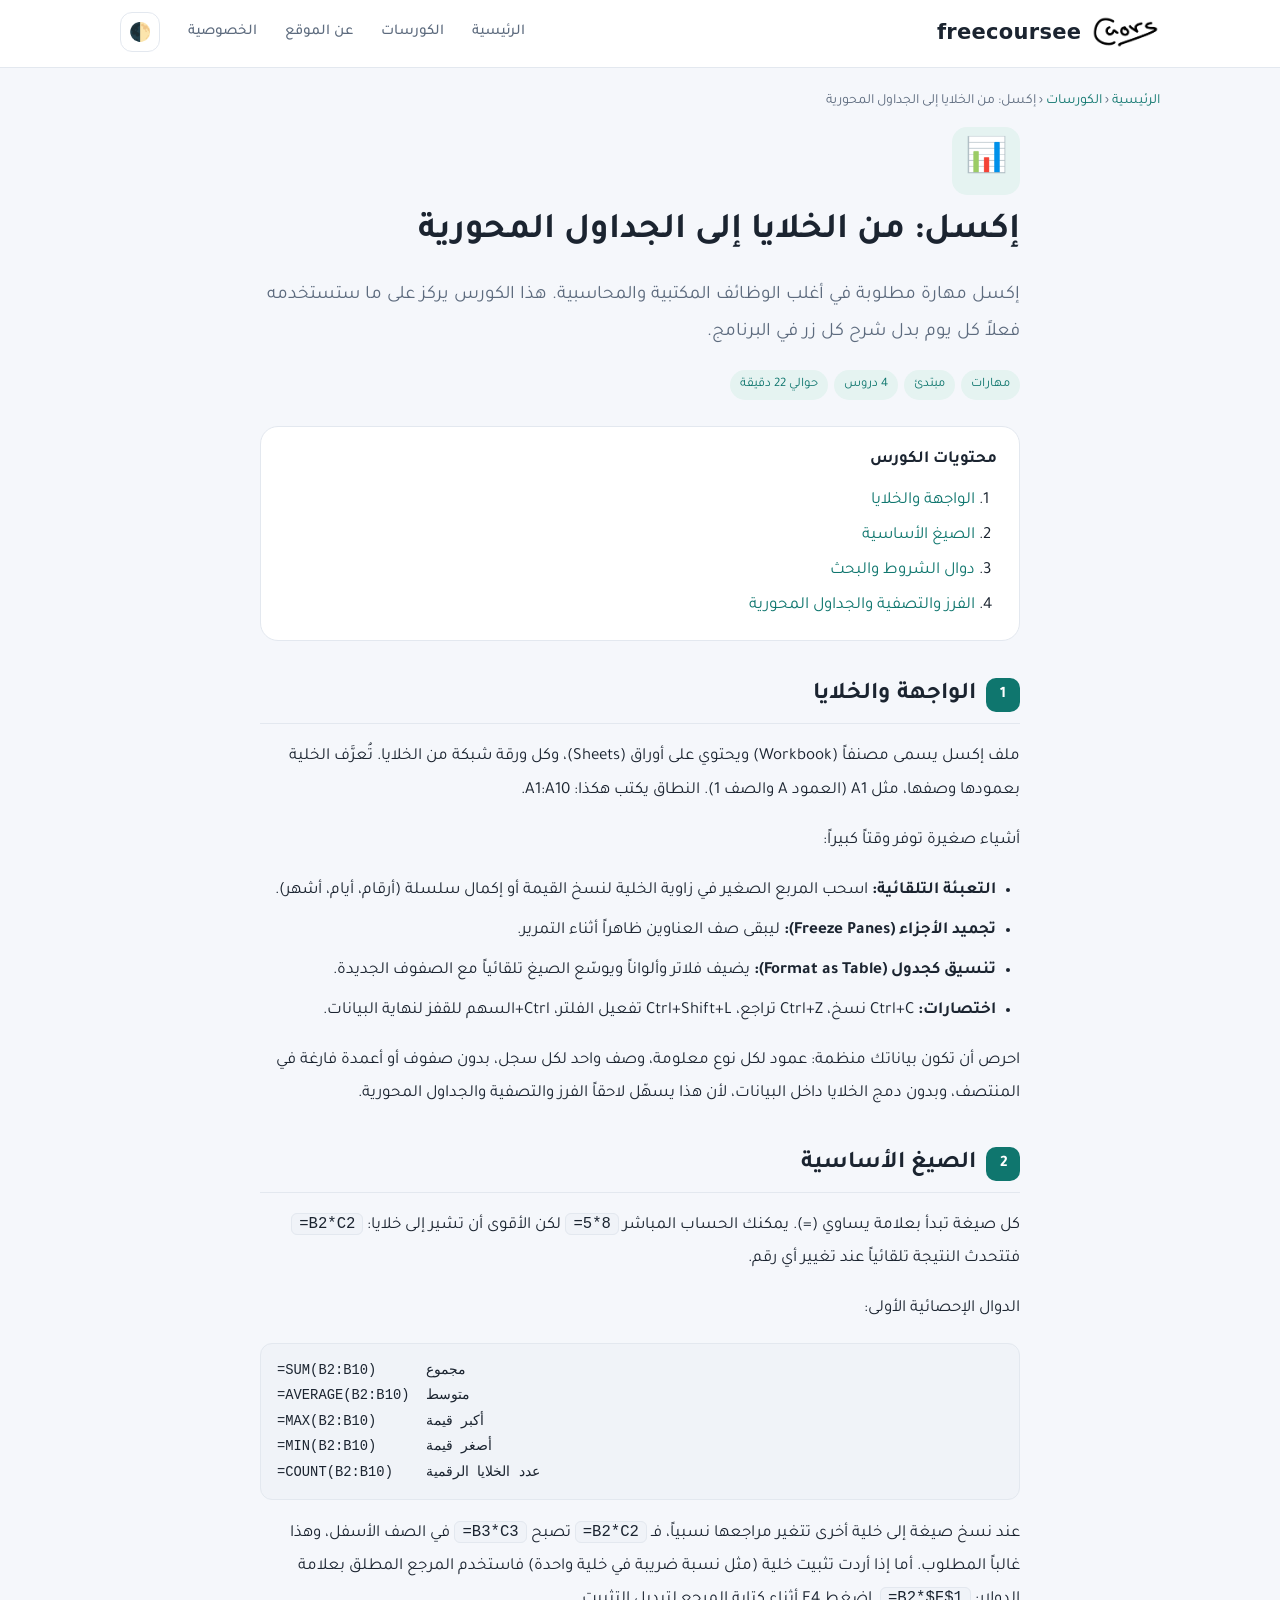
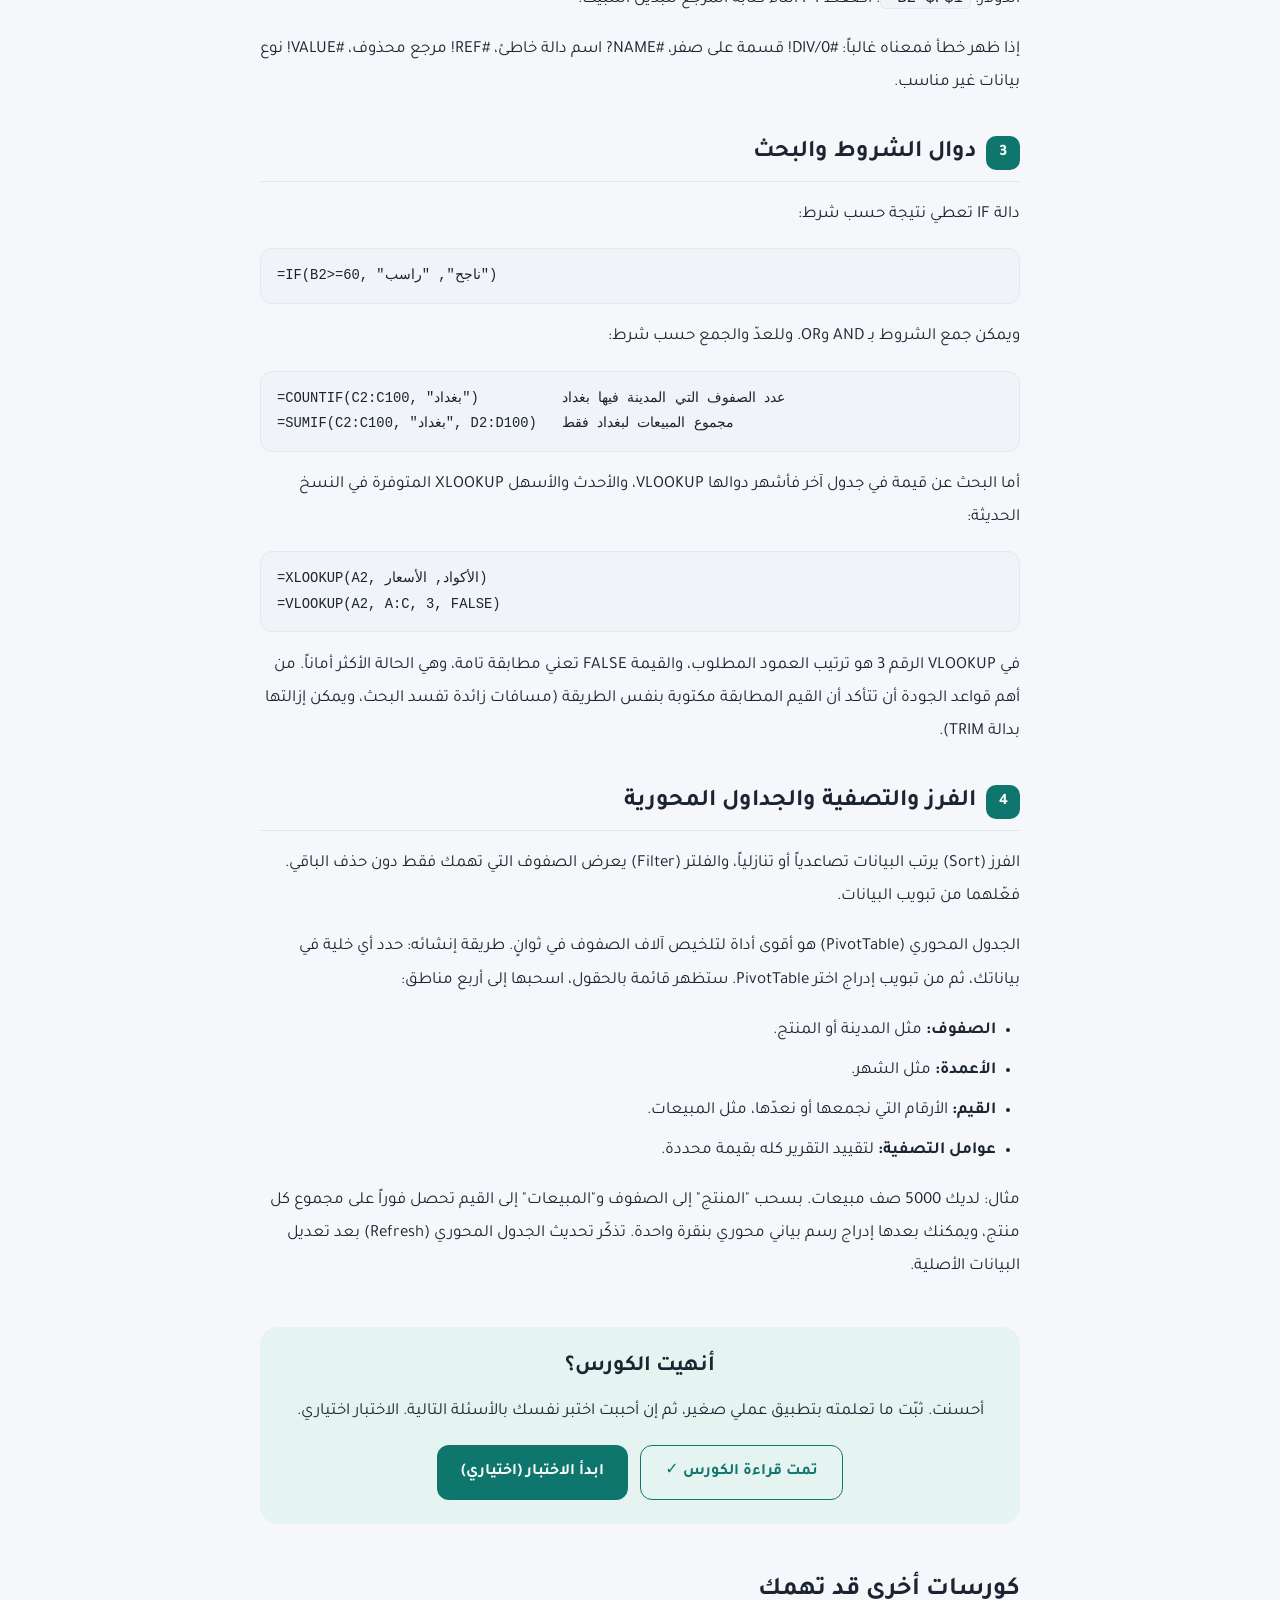
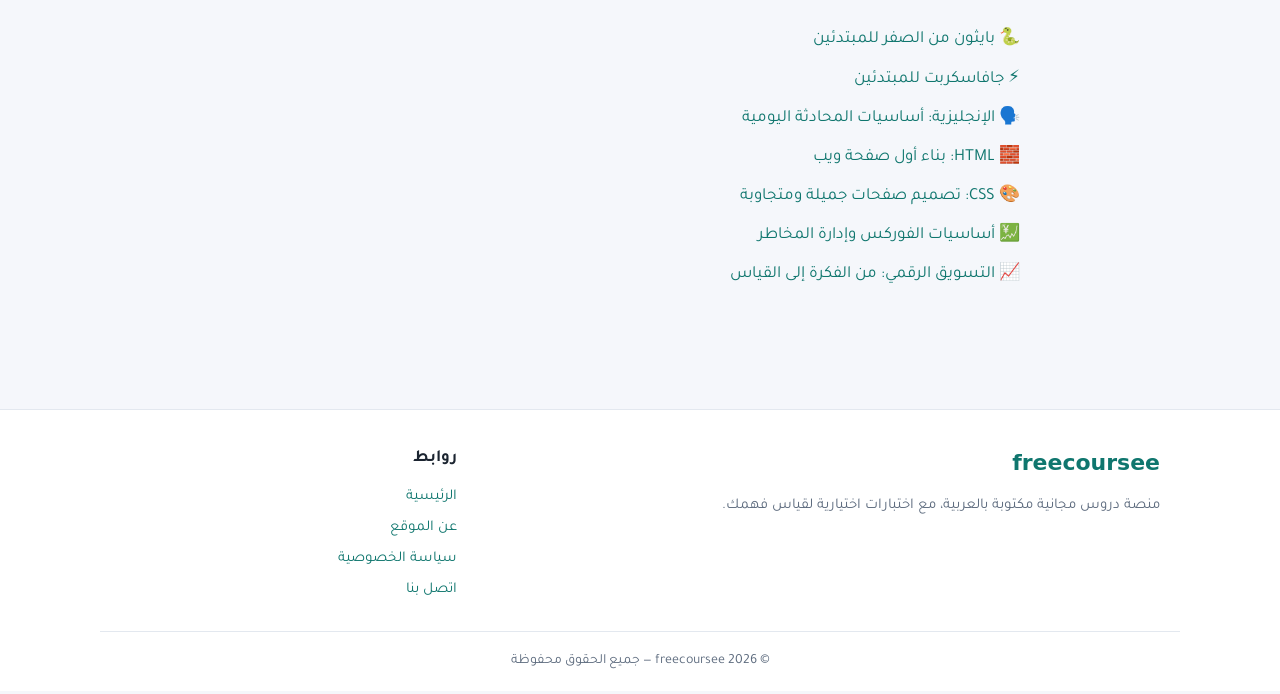
<file: course-excel.html>
<!DOCTYPE html>
<html lang="ar" dir="rtl">
<head>
<meta charset="UTF-8">
<meta name="viewport" content="width=device-width, initial-scale=1">
<title>إكسل: من الخلايا إلى الجداول المحورية | freecoursee</title>
<meta name="description" content="الصيغ والدوال الأكثر طلباً في العمل، وتلخيص البيانات بالجداول المحورية والرسوم.">
<meta name="theme-color" content="#0f766e">
<meta property="og:title" content="إكسل: من الخلايا إلى الجداول المحورية | freecoursee">
<meta property="og:description" content="الصيغ والدوال الأكثر طلباً في العمل، وتلخيص البيانات بالجداول المحورية والرسوم.">
<meta property="og:type" content="website">
<meta property="og:locale" content="ar_AR">
<meta property="og:site_name" content="freecoursee">
<link rel="icon" type="image/png" href="favicon.png">
<link rel="preconnect" href="https://fonts.googleapis.com">
<link rel="preconnect" href="https://fonts.gstatic.com" crossorigin>
<link href="https://fonts.googleapis.com/css2?family=Tajawal:wght@400;500;700&display=swap" rel="stylesheet">
<link rel="stylesheet" href="style.css">
<script>try{var t=localStorage.getItem('fc-theme');if(t)document.documentElement.setAttribute('data-theme',t);}catch(e){}</script>
<!-- ===== أكواد جوجل أدسنس: الصق كود AdSense هنا بعد ما تسجل موقعك ===== -->
</head>
<body class="course">
<a class="skip" href="#main">تخطي إلى المحتوى</a>
<header class="site-header">
  <div class="wrap bar">
    <a class="brand" href="index.html" aria-label="freecoursee الصفحة الرئيسية">
      <img class="logo" src="logo.png" alt="شعار freecoursee" width="64" height="32">
      <span class="brand-name">freecoursee</span>
    </a>
    <nav class="nav" aria-label="القائمة الرئيسية">
      <a href="index.html">الرئيسية</a>
      <a href="index.html#courses">الكورسات</a>
      <a href="about.html">عن الموقع</a>
      <a href="privacy.html">الخصوصية</a>
    </nav>
    <button id="themeBtn" class="icon-btn" type="button" aria-label="تبديل الوضع الليلي">🌓</button>
  </div>
  <div class="progress" id="progress" aria-hidden="true"></div>
</header>

<main id="main">
<div class="wrap crumbs"><a href="index.html">الرئيسية</a> ‹ <a href="index.html#courses">الكورسات</a> ‹ <span>إكسل: من الخلايا إلى الجداول المحورية</span></div>
<article class="wrap article" data-course="excel">
  <header class="a-head">
    <span class="ic big" aria-hidden="true">📊</span>
    <h1>إكسل: من الخلايا إلى الجداول المحورية</h1>
    <p class="lead">إكسل مهارة مطلوبة في أغلب الوظائف المكتبية والمحاسبية. هذا الكورس يركز على ما ستستخدمه فعلاً كل يوم بدل شرح كل زر في البرنامج.</p>
    <div class="meta"><span>مهارات</span><span>مبتدئ</span><span>4 دروس</span><span>حوالي 22 دقيقة</span></div>
  </header>
  
  <nav class="toc" aria-label="محتويات الكورس"><b>محتويات الكورس</b><ol><li><a href="#l1">الواجهة والخلايا</a></li><li><a href="#l2">الصيغ الأساسية</a></li><li><a href="#l3">دوال الشروط والبحث</a></li><li><a href="#l4">الفرز والتصفية والجداول المحورية</a></li></ol></nav>
  
<section class="lesson" id="l1">
<h2><span class="num">1</span>الواجهة والخلايا</h2>
<p>ملف إكسل يسمى مصنفاً (Workbook) ويحتوي على أوراق (Sheets)، وكل ورقة شبكة من الخلايا. تُعرَّف الخلية بعمودها وصفها، مثل A1 (العمود A والصف 1). النطاق يكتب هكذا: A1:A10.</p>
<p>أشياء صغيرة توفر وقتاً كبيراً:</p>
<ul>
<li><b>التعبئة التلقائية:</b> اسحب المربع الصغير في زاوية الخلية لنسخ القيمة أو إكمال سلسلة (أرقام، أيام، أشهر).</li>
<li><b>تجميد الأجزاء (Freeze Panes):</b> ليبقى صف العناوين ظاهراً أثناء التمرير.</li>
<li><b>تنسيق كجدول (Format as Table):</b> يضيف فلاتر وألواناً ويوسّع الصيغ تلقائياً مع الصفوف الجديدة.</li>
<li><b>اختصارات:</b> Ctrl+C نسخ، Ctrl+Z تراجع، Ctrl+Shift+L تفعيل الفلتر، Ctrl+السهم للقفز لنهاية البيانات.</li>
</ul>
<p>احرص أن تكون بياناتك منظمة: عمود لكل نوع معلومة، وصف واحد لكل سجل، بدون صفوف أو أعمدة فارغة في المنتصف، وبدون دمج الخلايا داخل البيانات، لأن هذا يسهّل لاحقاً الفرز والتصفية والجداول المحورية.</p>
</section>

<section class="lesson" id="l2">
<h2><span class="num">2</span>الصيغ الأساسية</h2>
<p>كل صيغة تبدأ بعلامة يساوي (=). يمكنك الحساب المباشر <code>=5*8</code> لكن الأقوى أن تشير إلى خلايا: <code>=B2*C2</code> فتتحدث النتيجة تلقائياً عند تغيير أي رقم.</p>
<p>الدوال الإحصائية الأولى:</p>
<pre><code>=SUM(B2:B10)      مجموع
=AVERAGE(B2:B10)  متوسط
=MAX(B2:B10)      أكبر قيمة
=MIN(B2:B10)      أصغر قيمة
=COUNT(B2:B10)    عدد الخلايا الرقمية</code></pre>
<p>عند نسخ صيغة إلى خلية أخرى تتغير مراجعها نسبياً، فـ <code>=B2*C2</code> تصبح <code>=B3*C3</code> في الصف الأسفل، وهذا غالباً المطلوب. أما إذا أردت تثبيت خلية (مثل نسبة ضريبة في خلية واحدة) فاستخدم المرجع المطلق بعلامة الدولار: <code>=B2*$F$1</code>. اضغط F4 أثناء كتابة المرجع لتبديل التثبيت.</p>
<p>إذا ظهر خطأ فمعناه غالباً: #DIV/0! قسمة على صفر، #NAME? اسم دالة خاطئ، #REF! مرجع محذوف، #VALUE! نوع بيانات غير مناسب.</p>
</section>

<section class="lesson" id="l3">
<h2><span class="num">3</span>دوال الشروط والبحث</h2>
<p>دالة IF تعطي نتيجة حسب شرط:</p>
<pre><code>=IF(B2&gt;=60, "ناجح", "راسب")</code></pre>
<p>ويمكن جمع الشروط بـ AND وOR. وللعدّ والجمع حسب شرط:</p>
<pre><code>=COUNTIF(C2:C100, "بغداد")          عدد الصفوف التي المدينة فيها بغداد
=SUMIF(C2:C100, "بغداد", D2:D100)   مجموع المبيعات لبغداد فقط</code></pre>
<p>أما البحث عن قيمة في جدول آخر فأشهر دوالها VLOOKUP، والأحدث والأسهل XLOOKUP المتوفرة في النسخ الحديثة:</p>
<pre><code>=XLOOKUP(A2, الأكواد, الأسعار)
=VLOOKUP(A2, A:C, 3, FALSE)</code></pre>
<p>في VLOOKUP الرقم 3 هو ترتيب العمود المطلوب، والقيمة FALSE تعني مطابقة تامة، وهي الحالة الأكثر أماناً. من أهم قواعد الجودة أن تتأكد أن القيم المطابقة مكتوبة بنفس الطريقة (مسافات زائدة تفسد البحث، ويمكن إزالتها بدالة TRIM).</p>
</section>

<section class="lesson" id="l4">
<h2><span class="num">4</span>الفرز والتصفية والجداول المحورية</h2>
<p>الفرز (Sort) يرتب البيانات تصاعدياً أو تنازلياً، والفلتر (Filter) يعرض الصفوف التي تهمك فقط دون حذف الباقي. فعّلهما من تبويب البيانات.</p>
<p>الجدول المحوري (PivotTable) هو أقوى أداة لتلخيص آلاف الصفوف في ثوانٍ. طريقة إنشائه: حدد أي خلية في بياناتك، ثم من تبويب إدراج اختر PivotTable. ستظهر قائمة بالحقول، اسحبها إلى أربع مناطق:</p>
<ul>
<li><b>الصفوف:</b> مثل المدينة أو المنتج.</li>
<li><b>الأعمدة:</b> مثل الشهر.</li>
<li><b>القيم:</b> الأرقام التي نجمعها أو نعدّها، مثل المبيعات.</li>
<li><b>عوامل التصفية:</b> لتقييد التقرير كله بقيمة محددة.</li>
</ul>
<p>مثال: لديك 5000 صف مبيعات. بسحب "المنتج" إلى الصفوف و"المبيعات" إلى القيم تحصل فوراً على مجموع كل منتج، ويمكنك بعدها إدراج رسم بياني محوري بنقرة واحدة. تذكّر تحديث الجدول المحوري (Refresh) بعد تعديل البيانات الأصلية.</p>
</section>

  <div class="finish">
    <h2>أنهيت الكورس؟</h2>
    <p>أحسنت. ثبّت ما تعلمته بتطبيق عملي صغير، ثم إن أحببت اختبر نفسك بالأسئلة التالية. الاختبار اختياري.</p>
    <div class="actions">
      <button id="doneBtn" class="btn ghost" type="button">تمت قراءة الكورس ✓</button>
      <button id="startQuiz" class="btn" type="button">ابدأ الاختبار (اختياري)</button>
    </div>
  </div>
  <section id="quizBox" class="quiz" hidden aria-live="polite"></section>

  <aside class="more">
    <h2>كورسات أخرى قد تهمك</h2>
    <ul class="plain more-list"><li><a href="course-python.html">🐍 بايثون من الصفر للمبتدئين</a></li><li><a href="course-javascript.html">⚡ جافاسكربت للمبتدئين</a></li><li><a href="course-english.html">🗣️ الإنجليزية: أساسيات المحادثة اليومية</a></li><li><a href="course-html.html">🧱 HTML: بناء أول صفحة ويب</a></li><li><a href="course-css.html">🎨 CSS: تصميم صفحات جميلة ومتجاوبة</a></li><li><a href="course-forex.html">💹 أساسيات الفوركس وإدارة المخاطر</a></li><li><a href="course-marketing.html">📈 التسويق الرقمي: من الفكرة إلى القياس</a></li></ul>
  </aside>
</article>
</main>
<script>window.QUIZ=[{"q": "بماذا تبدأ أي صيغة في إكسل؟", "o": ["#", "=", "@", "$"], "a": 1, "e": "الصيغ تبدأ دائماً بعلامة يساوي."}, {"q": "ماذا يعني المرجع $A$1؟", "o": ["مرجع نسبي", "مرجع مطلق ثابت عند النسخ", "نطاق", "خطأ"], "a": 1, "e": "علامات الدولار تثبّت العمود والصف عند النسخ."}, {"q": "أي دالة تجمع القيم التي تحقق شرطاً؟", "o": ["SUM", "COUNT", "SUMIF", "MAX"], "a": 2, "e": "SUMIF تجمع القيم المطابقة لشرط محدد."}, {"q": "ما استخدام الجدول المحوري؟", "o": ["رسم الصور", "تلخيص وتحليل كمية كبيرة من البيانات بسرعة", "حماية الملف", "طباعة فقط"], "a": 1, "e": "هو أداة تجميع وتلخيص سريعة للبيانات."}, {"q": "ماذا تعني #DIV/0! ؟", "o": ["اسم دالة خطأ", "قسمة على صفر", "مرجع محذوف", "نوع بيانات خطأ"], "a": 1, "e": "ظهرت قسمة على صفر أو خلية فارغة."}];</script>

<footer class="site-footer">
  <div class="wrap foot-grid">
    <div>
      <div class="foot-brand">freecoursee</div>
      <p class="muted">منصة دروس مجانية مكتوبة بالعربية، مع اختبارات اختيارية لقياس فهمك.</p>
    </div>
    <div>
      <div class="foot-title">روابط</div>
      <ul class="plain">
        <li><a href="index.html">الرئيسية</a></li>
        <li><a href="about.html">عن الموقع</a></li>
        <li><a href="privacy.html">سياسة الخصوصية</a></li>
        <li><a href="privacy.html#contact">اتصل بنا</a></li>
      </ul>
    </div>
  </div>
  <div class="wrap copy">© 2026 freecoursee — جميع الحقوق محفوظة</div>
</footer>
<script src="app.js" defer></script>
</body>
</html>
</file>
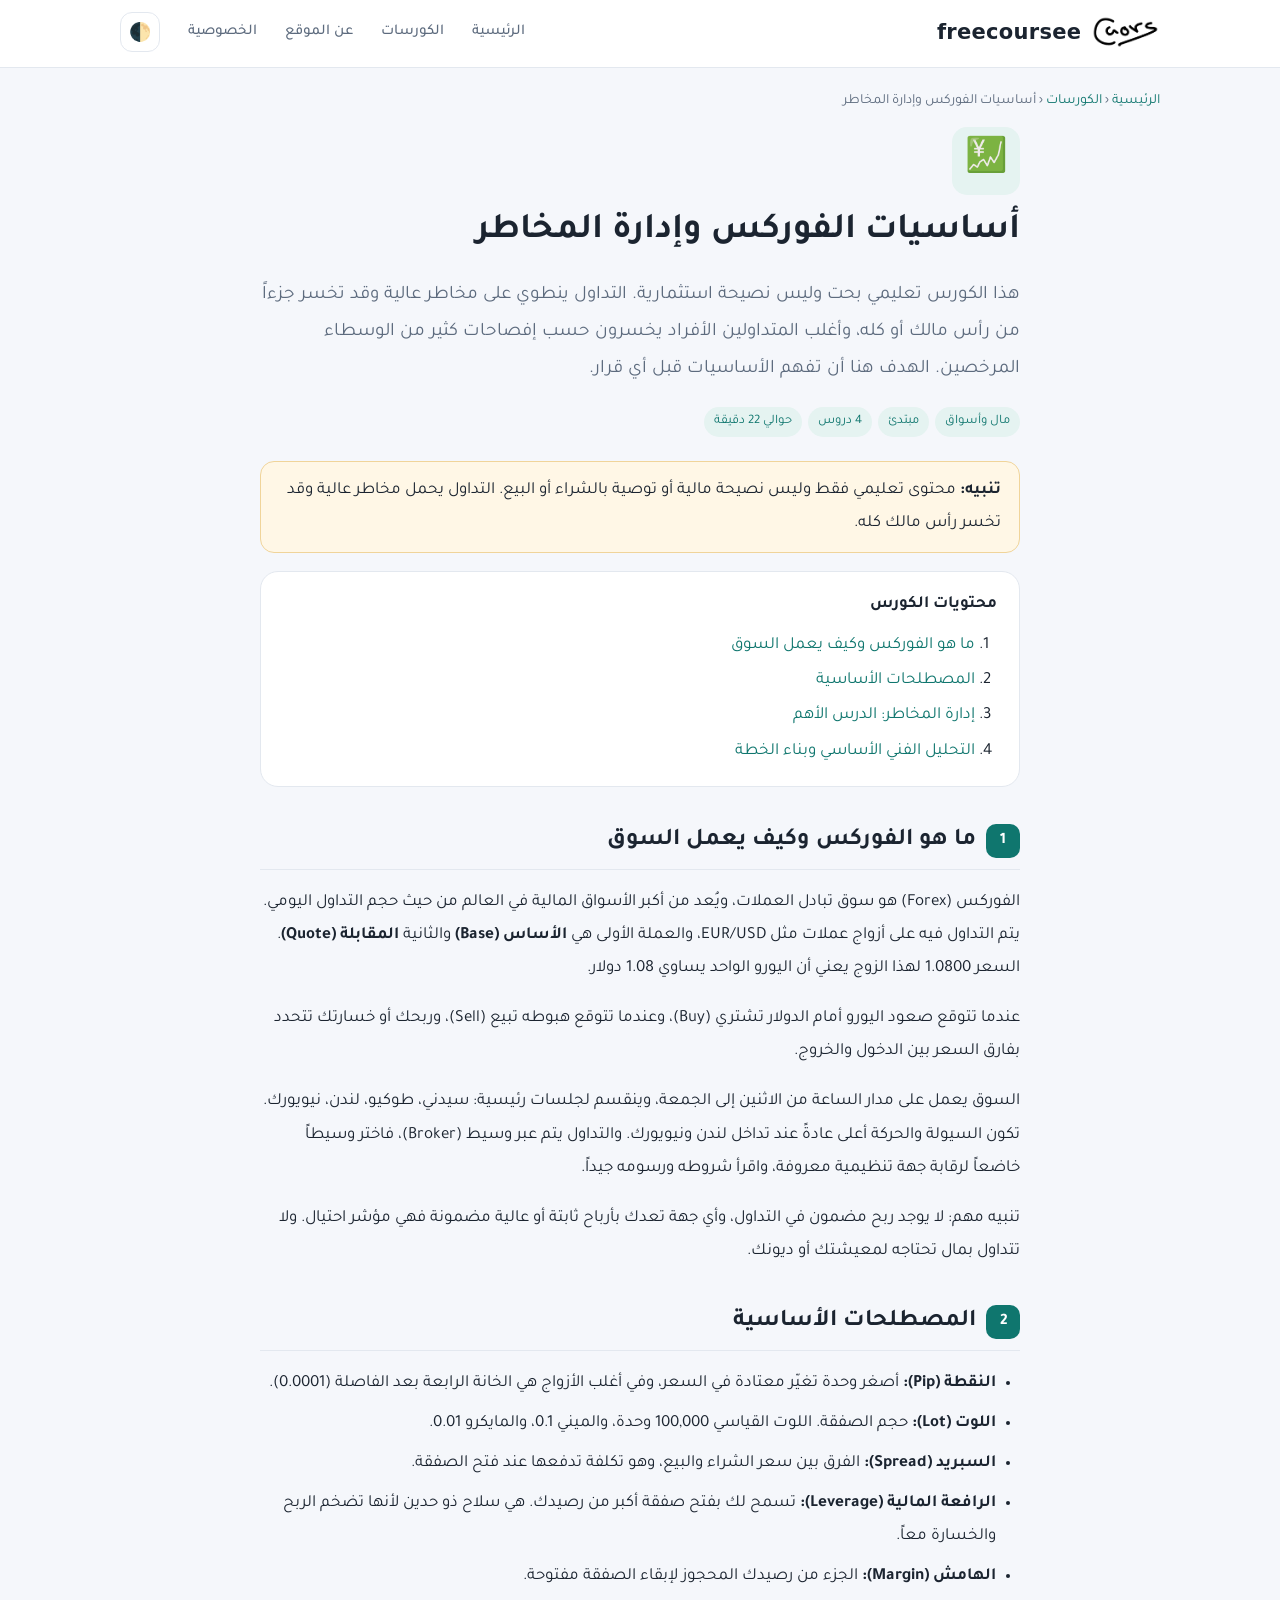
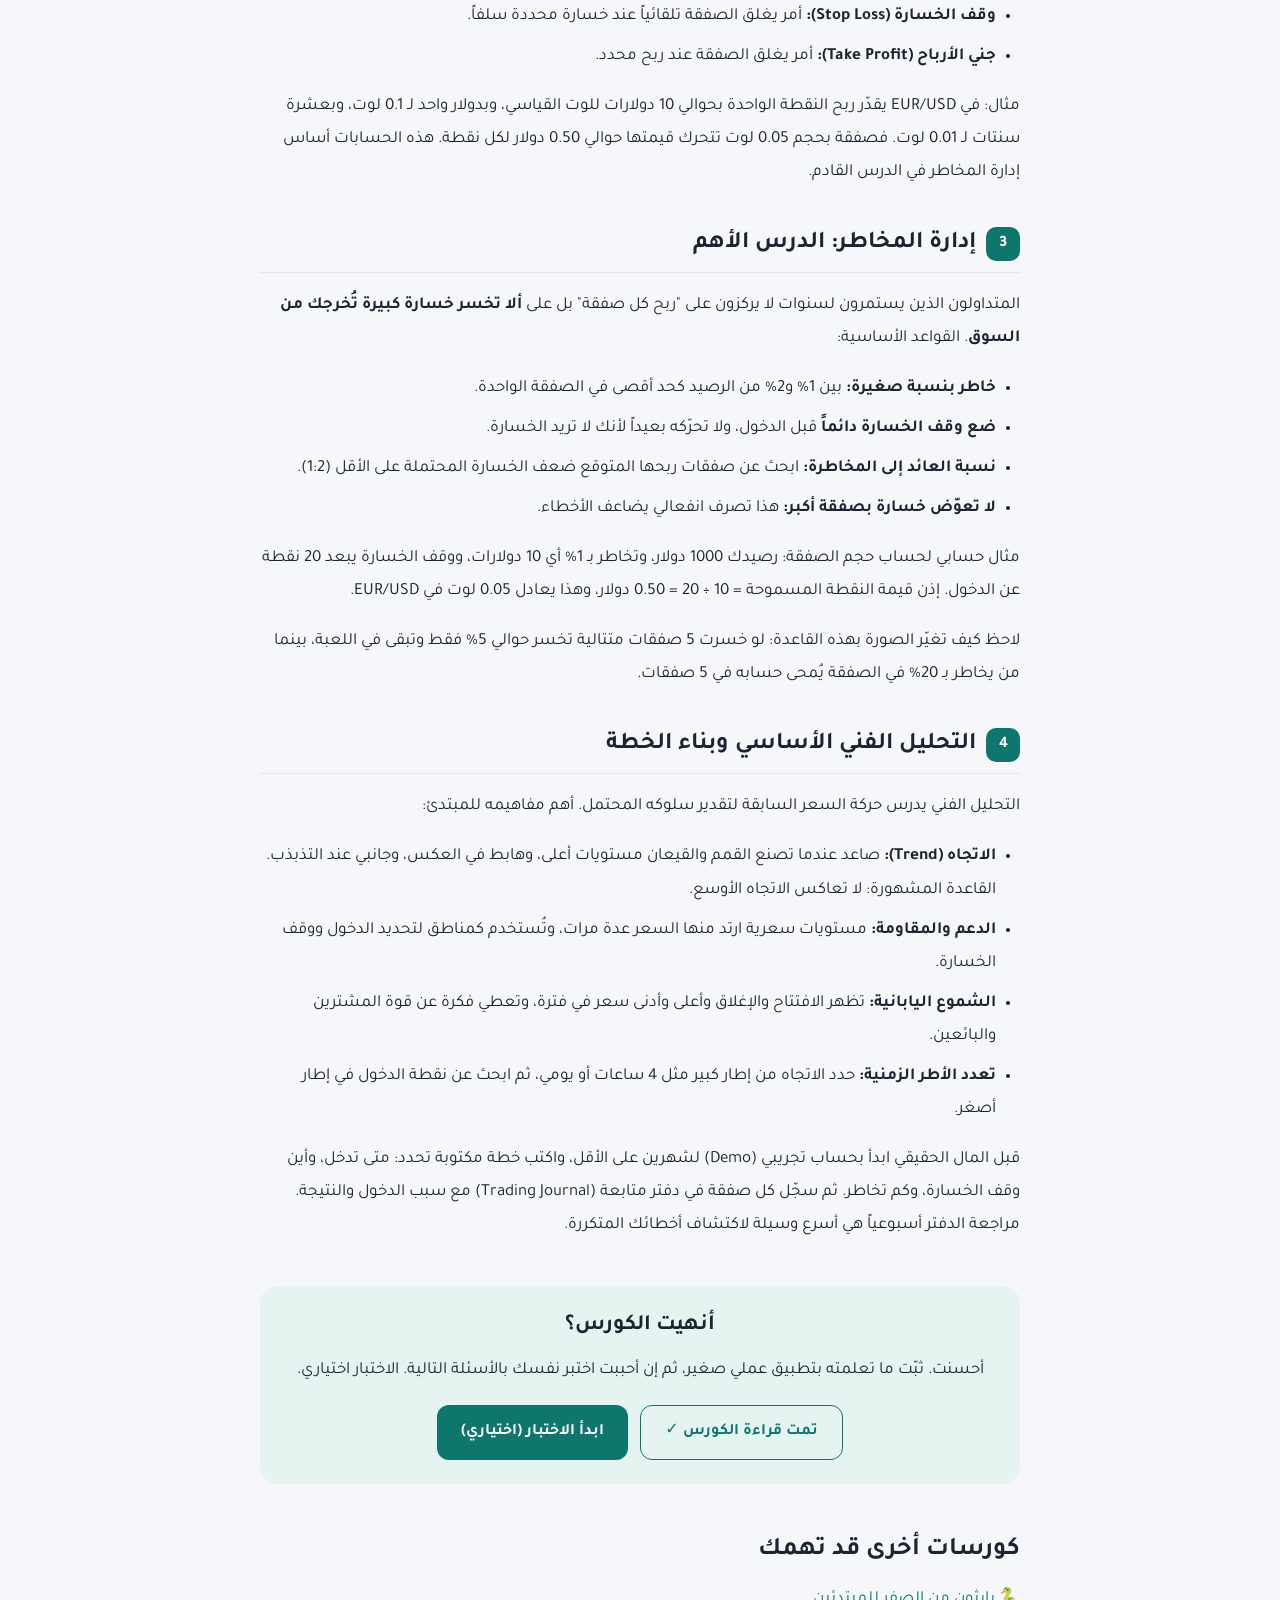
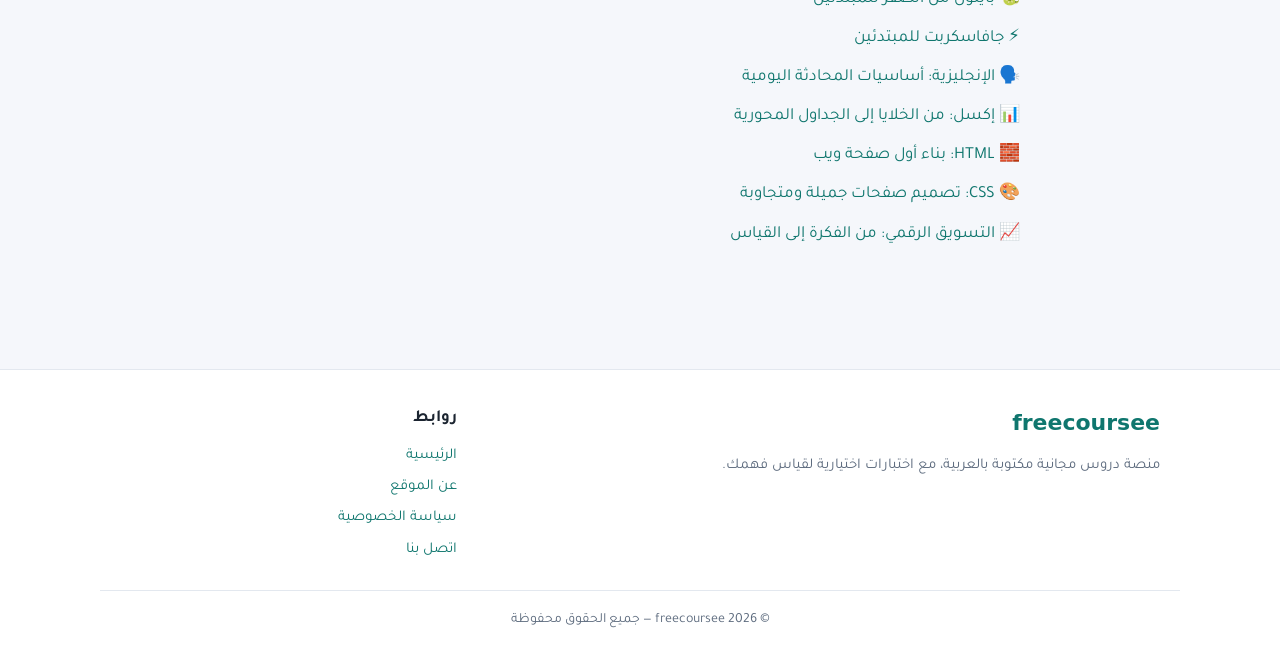
<file: course-forex.html>
<!DOCTYPE html>
<html lang="ar" dir="rtl">
<head>
<meta charset="UTF-8">
<meta name="viewport" content="width=device-width, initial-scale=1">
<title>أساسيات الفوركس وإدارة المخاطر | freecoursee</title>
<meta name="description" content="كيف يعمل سوق العملات، المصطلحات الأساسية، وأهم درس: إدارة رأس المال قبل البحث عن الربح.">
<meta name="theme-color" content="#0f766e">
<meta property="og:title" content="أساسيات الفوركس وإدارة المخاطر | freecoursee">
<meta property="og:description" content="كيف يعمل سوق العملات، المصطلحات الأساسية، وأهم درس: إدارة رأس المال قبل البحث عن الربح.">
<meta property="og:type" content="website">
<meta property="og:locale" content="ar_AR">
<meta property="og:site_name" content="freecoursee">
<link rel="icon" type="image/png" href="favicon.png">
<link rel="preconnect" href="https://fonts.googleapis.com">
<link rel="preconnect" href="https://fonts.gstatic.com" crossorigin>
<link href="https://fonts.googleapis.com/css2?family=Tajawal:wght@400;500;700&display=swap" rel="stylesheet">
<link rel="stylesheet" href="style.css">
<script>try{var t=localStorage.getItem('fc-theme');if(t)document.documentElement.setAttribute('data-theme',t);}catch(e){}</script>
<!-- ===== أكواد جوجل أدسنس: الصق كود AdSense هنا بعد ما تسجل موقعك ===== -->
</head>
<body class="course">
<a class="skip" href="#main">تخطي إلى المحتوى</a>
<header class="site-header">
  <div class="wrap bar">
    <a class="brand" href="index.html" aria-label="freecoursee الصفحة الرئيسية">
      <img class="logo" src="logo.png" alt="شعار freecoursee" width="64" height="32">
      <span class="brand-name">freecoursee</span>
    </a>
    <nav class="nav" aria-label="القائمة الرئيسية">
      <a href="index.html">الرئيسية</a>
      <a href="index.html#courses">الكورسات</a>
      <a href="about.html">عن الموقع</a>
      <a href="privacy.html">الخصوصية</a>
    </nav>
    <button id="themeBtn" class="icon-btn" type="button" aria-label="تبديل الوضع الليلي">🌓</button>
  </div>
  <div class="progress" id="progress" aria-hidden="true"></div>
</header>

<main id="main">
<div class="wrap crumbs"><a href="index.html">الرئيسية</a> ‹ <a href="index.html#courses">الكورسات</a> ‹ <span>أساسيات الفوركس وإدارة المخاطر</span></div>
<article class="wrap article" data-course="forex">
  <header class="a-head">
    <span class="ic big" aria-hidden="true">💹</span>
    <h1>أساسيات الفوركس وإدارة المخاطر</h1>
    <p class="lead">هذا الكورس تعليمي بحت وليس نصيحة استثمارية. التداول ينطوي على مخاطر عالية وقد تخسر جزءاً من رأس مالك أو كله، وأغلب المتداولين الأفراد يخسرون حسب إفصاحات كثير من الوسطاء المرخصين. الهدف هنا أن تفهم الأساسيات قبل أي قرار.</p>
    <div class="meta"><span>مال وأسواق</span><span>مبتدئ</span><span>4 دروس</span><span>حوالي 22 دقيقة</span></div>
  </header>
  <div class="notice"><b>تنبيه:</b> محتوى تعليمي فقط وليس نصيحة مالية أو توصية بالشراء أو البيع. التداول يحمل مخاطر عالية وقد تخسر رأس مالك كله.</div>
  <nav class="toc" aria-label="محتويات الكورس"><b>محتويات الكورس</b><ol><li><a href="#l1">ما هو الفوركس وكيف يعمل السوق</a></li><li><a href="#l2">المصطلحات الأساسية</a></li><li><a href="#l3">إدارة المخاطر: الدرس الأهم</a></li><li><a href="#l4">التحليل الفني الأساسي وبناء الخطة</a></li></ol></nav>
  
<section class="lesson" id="l1">
<h2><span class="num">1</span>ما هو الفوركس وكيف يعمل السوق</h2>
<p>الفوركس (Forex) هو سوق تبادل العملات، ويُعد من أكبر الأسواق المالية في العالم من حيث حجم التداول اليومي. يتم التداول فيه على أزواج عملات مثل EUR/USD، والعملة الأولى هي <b>الأساس (Base)</b> والثانية <b>المقابلة (Quote)</b>. السعر 1.0800 لهذا الزوج يعني أن اليورو الواحد يساوي 1.08 دولار.</p>
<p>عندما تتوقع صعود اليورو أمام الدولار تشتري (Buy)، وعندما تتوقع هبوطه تبيع (Sell)، وربحك أو خسارتك تتحدد بفارق السعر بين الدخول والخروج.</p>
<p>السوق يعمل على مدار الساعة من الاثنين إلى الجمعة، وينقسم لجلسات رئيسية: سيدني، طوكيو، لندن، نيويورك. تكون السيولة والحركة أعلى عادةً عند تداخل لندن ونيويورك. والتداول يتم عبر وسيط (Broker)، فاختر وسيطاً خاضعاً لرقابة جهة تنظيمية معروفة، واقرأ شروطه ورسومه جيداً.</p>
<p>تنبيه مهم: لا يوجد ربح مضمون في التداول، وأي جهة تعدك بأرباح ثابتة أو عالية مضمونة فهي مؤشر احتيال. ولا تتداول بمال تحتاجه لمعيشتك أو ديونك.</p>
</section>

<section class="lesson" id="l2">
<h2><span class="num">2</span>المصطلحات الأساسية</h2>
<ul>
<li><b>النقطة (Pip):</b> أصغر وحدة تغيّر معتادة في السعر، وفي أغلب الأزواج هي الخانة الرابعة بعد الفاصلة (0.0001).</li>
<li><b>اللوت (Lot):</b> حجم الصفقة. اللوت القياسي 100,000 وحدة، والميني 0.1، والمايكرو 0.01.</li>
<li><b>السبريد (Spread):</b> الفرق بين سعر الشراء والبيع، وهو تكلفة تدفعها عند فتح الصفقة.</li>
<li><b>الرافعة المالية (Leverage):</b> تسمح لك بفتح صفقة أكبر من رصيدك. هي سلاح ذو حدين لأنها تضخم الربح والخسارة معاً.</li>
<li><b>الهامش (Margin):</b> الجزء من رصيدك المحجوز لإبقاء الصفقة مفتوحة.</li>
<li><b>وقف الخسارة (Stop Loss):</b> أمر يغلق الصفقة تلقائياً عند خسارة محددة سلفاً.</li>
<li><b>جني الأرباح (Take Profit):</b> أمر يغلق الصفقة عند ربح محدد.</li>
</ul>
<p>مثال: في EUR/USD يقدّر ربح النقطة الواحدة بحوالي 10 دولارات للوت القياسي، وبدولار واحد لـ 0.1 لوت، وبعشرة سنتات لـ 0.01 لوت. فصفقة بحجم 0.05 لوت تتحرك قيمتها حوالي 0.50 دولار لكل نقطة. هذه الحسابات أساس إدارة المخاطر في الدرس القادم.</p>
</section>

<section class="lesson" id="l3">
<h2><span class="num">3</span>إدارة المخاطر: الدرس الأهم</h2>
<p>المتداولون الذين يستمرون لسنوات لا يركزون على "ربح كل صفقة" بل على <b>ألا تخسر خسارة كبيرة تُخرجك من السوق</b>. القواعد الأساسية:</p>
<ul>
<li><b>خاطر بنسبة صغيرة:</b> بين 1% و2% من الرصيد كحد أقصى في الصفقة الواحدة.</li>
<li><b>ضع وقف الخسارة دائماً</b> قبل الدخول، ولا تحرّكه بعيداً لأنك لا تريد الخسارة.</li>
<li><b>نسبة العائد إلى المخاطرة:</b> ابحث عن صفقات ربحها المتوقع ضعف الخسارة المحتملة على الأقل (1:2).</li>
<li><b>لا تعوّض خسارة بصفقة أكبر:</b> هذا تصرف انفعالي يضاعف الأخطاء.</li>
</ul>
<p>مثال حسابي لحساب حجم الصفقة: رصيدك 1000 دولار، وتخاطر بـ 1% أي 10 دولارات، ووقف الخسارة يبعد 20 نقطة عن الدخول. إذن قيمة النقطة المسموحة = 10 ÷ 20 = 0.50 دولار، وهذا يعادل 0.05 لوت في EUR/USD.</p>
<p>لاحظ كيف تغيّر الصورة بهذه القاعدة: لو خسرت 5 صفقات متتالية تخسر حوالي 5% فقط وتبقى في اللعبة، بينما من يخاطر بـ 20% في الصفقة يُمحى حسابه في 5 صفقات.</p>
</section>

<section class="lesson" id="l4">
<h2><span class="num">4</span>التحليل الفني الأساسي وبناء الخطة</h2>
<p>التحليل الفني يدرس حركة السعر السابقة لتقدير سلوكه المحتمل. أهم مفاهيمه للمبتدئ:</p>
<ul>
<li><b>الاتجاه (Trend):</b> صاعد عندما تصنع القمم والقيعان مستويات أعلى، وهابط في العكس، وجانبي عند التذبذب. القاعدة المشهورة: لا تعاكس الاتجاه الأوسع.</li>
<li><b>الدعم والمقاومة:</b> مستويات سعرية ارتد منها السعر عدة مرات، وتُستخدم كمناطق لتحديد الدخول ووقف الخسارة.</li>
<li><b>الشموع اليابانية:</b> تظهر الافتتاح والإغلاق وأعلى وأدنى سعر في فترة، وتعطي فكرة عن قوة المشترين والبائعين.</li>
<li><b>تعدد الأطر الزمنية:</b> حدد الاتجاه من إطار كبير مثل 4 ساعات أو يومي، ثم ابحث عن نقطة الدخول في إطار أصغر.</li>
</ul>
<p>قبل المال الحقيقي ابدأ بحساب تجريبي (Demo) لشهرين على الأقل، واكتب خطة مكتوبة تحدد: متى تدخل، وأين وقف الخسارة، وكم تخاطر. ثم سجّل كل صفقة في دفتر متابعة (Trading Journal) مع سبب الدخول والنتيجة. مراجعة الدفتر أسبوعياً هي أسرع وسيلة لاكتشاف أخطائك المتكررة.</p>
</section>

  <div class="finish">
    <h2>أنهيت الكورس؟</h2>
    <p>أحسنت. ثبّت ما تعلمته بتطبيق عملي صغير، ثم إن أحببت اختبر نفسك بالأسئلة التالية. الاختبار اختياري.</p>
    <div class="actions">
      <button id="doneBtn" class="btn ghost" type="button">تمت قراءة الكورس ✓</button>
      <button id="startQuiz" class="btn" type="button">ابدأ الاختبار (اختياري)</button>
    </div>
  </div>
  <section id="quizBox" class="quiz" hidden aria-live="polite"></section>

  <aside class="more">
    <h2>كورسات أخرى قد تهمك</h2>
    <ul class="plain more-list"><li><a href="course-python.html">🐍 بايثون من الصفر للمبتدئين</a></li><li><a href="course-javascript.html">⚡ جافاسكربت للمبتدئين</a></li><li><a href="course-english.html">🗣️ الإنجليزية: أساسيات المحادثة اليومية</a></li><li><a href="course-excel.html">📊 إكسل: من الخلايا إلى الجداول المحورية</a></li><li><a href="course-html.html">🧱 HTML: بناء أول صفحة ويب</a></li><li><a href="course-css.html">🎨 CSS: تصميم صفحات جميلة ومتجاوبة</a></li><li><a href="course-marketing.html">📈 التسويق الرقمي: من الفكرة إلى القياس</a></li></ul>
  </aside>
</article>
</main>
<script>window.QUIZ=[{"q": "ماذا تعني النقطة (Pip)؟", "o": ["رصيد الحساب", "أصغر وحدة تغيّر معتادة في سعر الزوج", "رسوم الوسيط", "نوع الشموع"], "a": 1, "e": "النقطة وحدة قياس حركة السعر."}, {"q": "ما النسبة المقترحة للمخاطرة في الصفقة الواحدة؟", "o": ["30% إلى 50%", "من 1% إلى 2% من الرصيد", "كل الرصيد", "لا حد لها"], "a": 1, "e": "الالتزام بنسبة صغيرة يحمي رأس المال من سلسلة خسائر."}, {"q": "ما أثر الرافعة المالية؟", "o": ["تضخم الربح فقط", "تضخم الربح والخسارة معاً", "تلغي المخاطر", "تقلل السبريد"], "a": 1, "e": "الرافعة تضاعف الأثر في الاتجاهين."}, {"q": "ما وظيفة أمر وقف الخسارة؟", "o": ["زيادة الربح", "إغلاق الصفقة تلقائياً عند خسارة محددة", "فتح صفقة جديدة", "إلغاء السبريد"], "a": 1, "e": "يحدد الحد الأقصى للخسارة مسبقاً."}, {"q": "ما أفضل خطوة قبل التداول بمال حقيقي؟", "o": ["الاقتراض", "التجربة على حساب تجريبي وكتابة خطة", "مضاعفة الصفقات", "اتباع وعود الأرباح المضمونة"], "a": 1, "e": "التجريب والخطة المكتوبة يكشفان الأخطاء بدون خسارة حقيقية."}];</script>

<footer class="site-footer">
  <div class="wrap foot-grid">
    <div>
      <div class="foot-brand">freecoursee</div>
      <p class="muted">منصة دروس مجانية مكتوبة بالعربية، مع اختبارات اختيارية لقياس فهمك.</p>
    </div>
    <div>
      <div class="foot-title">روابط</div>
      <ul class="plain">
        <li><a href="index.html">الرئيسية</a></li>
        <li><a href="about.html">عن الموقع</a></li>
        <li><a href="privacy.html">سياسة الخصوصية</a></li>
        <li><a href="privacy.html#contact">اتصل بنا</a></li>
      </ul>
    </div>
  </div>
  <div class="wrap copy">© 2026 freecoursee — جميع الحقوق محفوظة</div>
</footer>
<script src="app.js" defer></script>
</body>
</html>
</file>
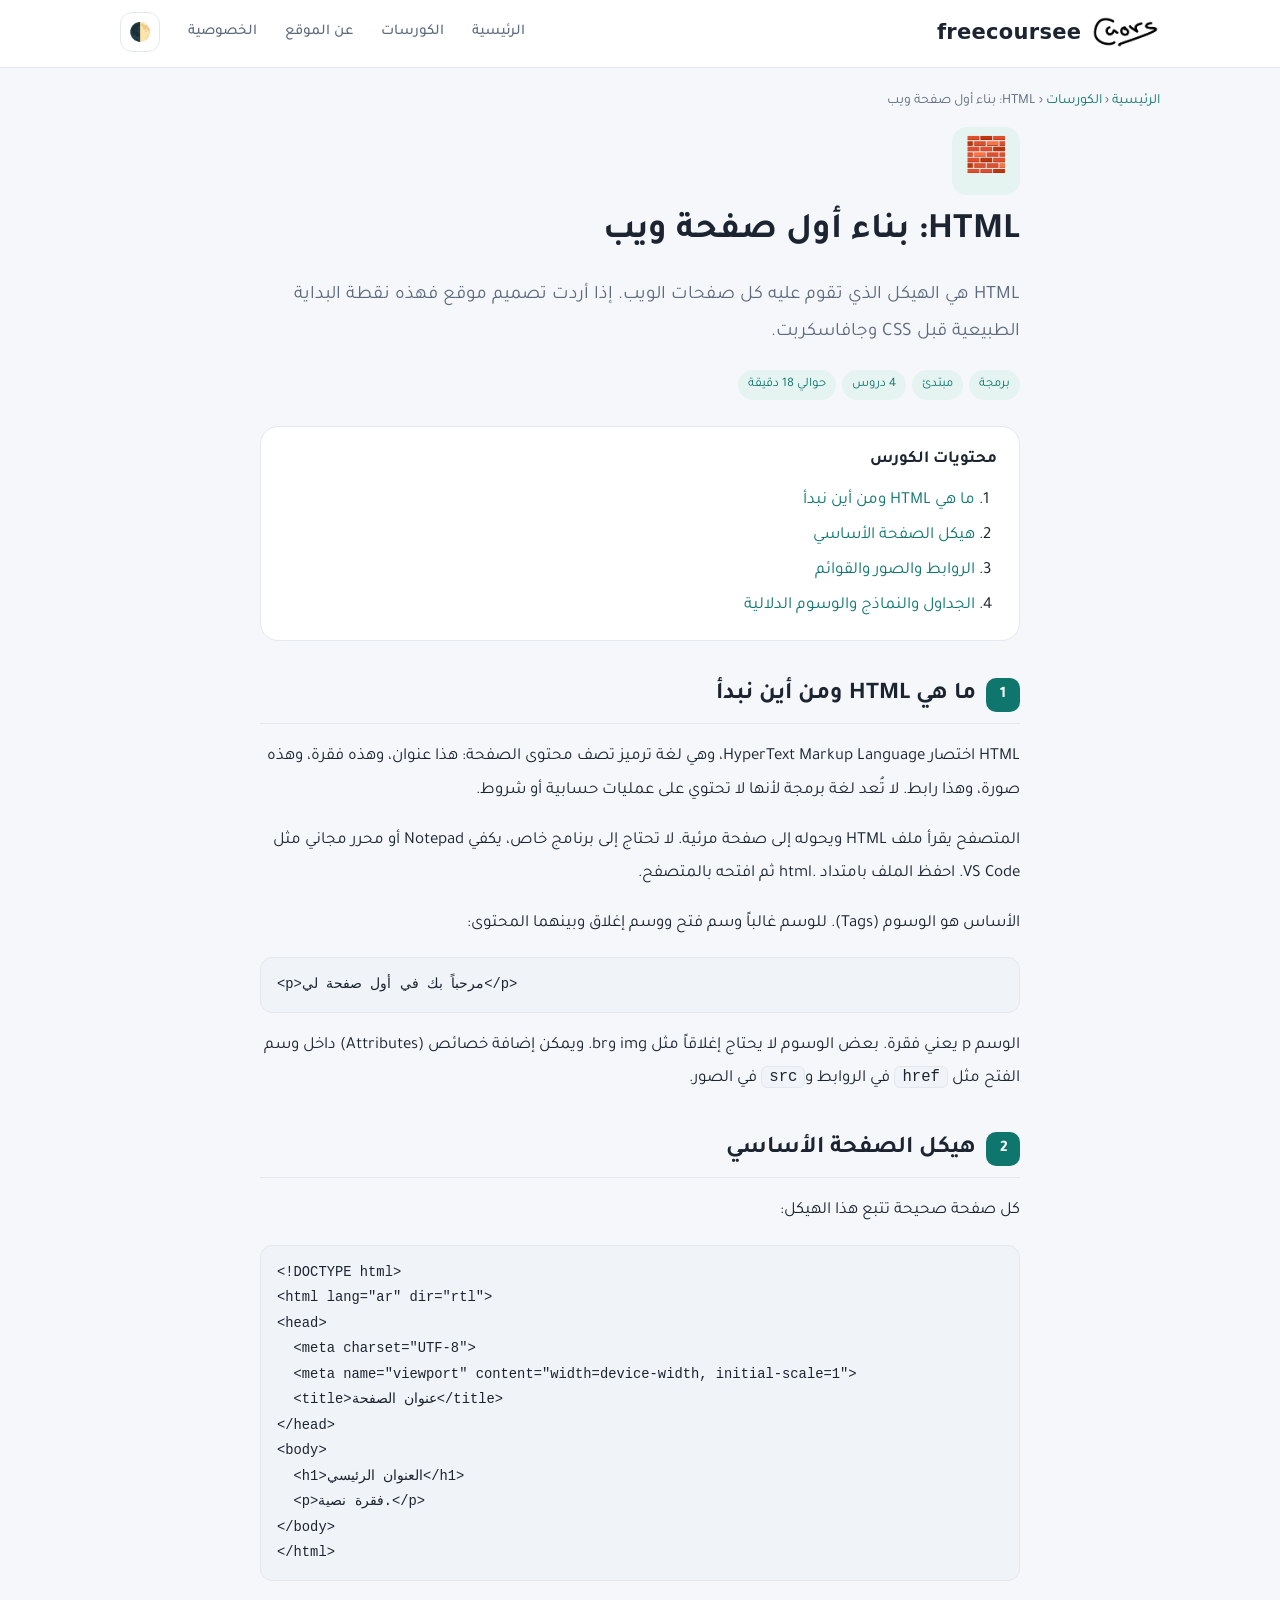
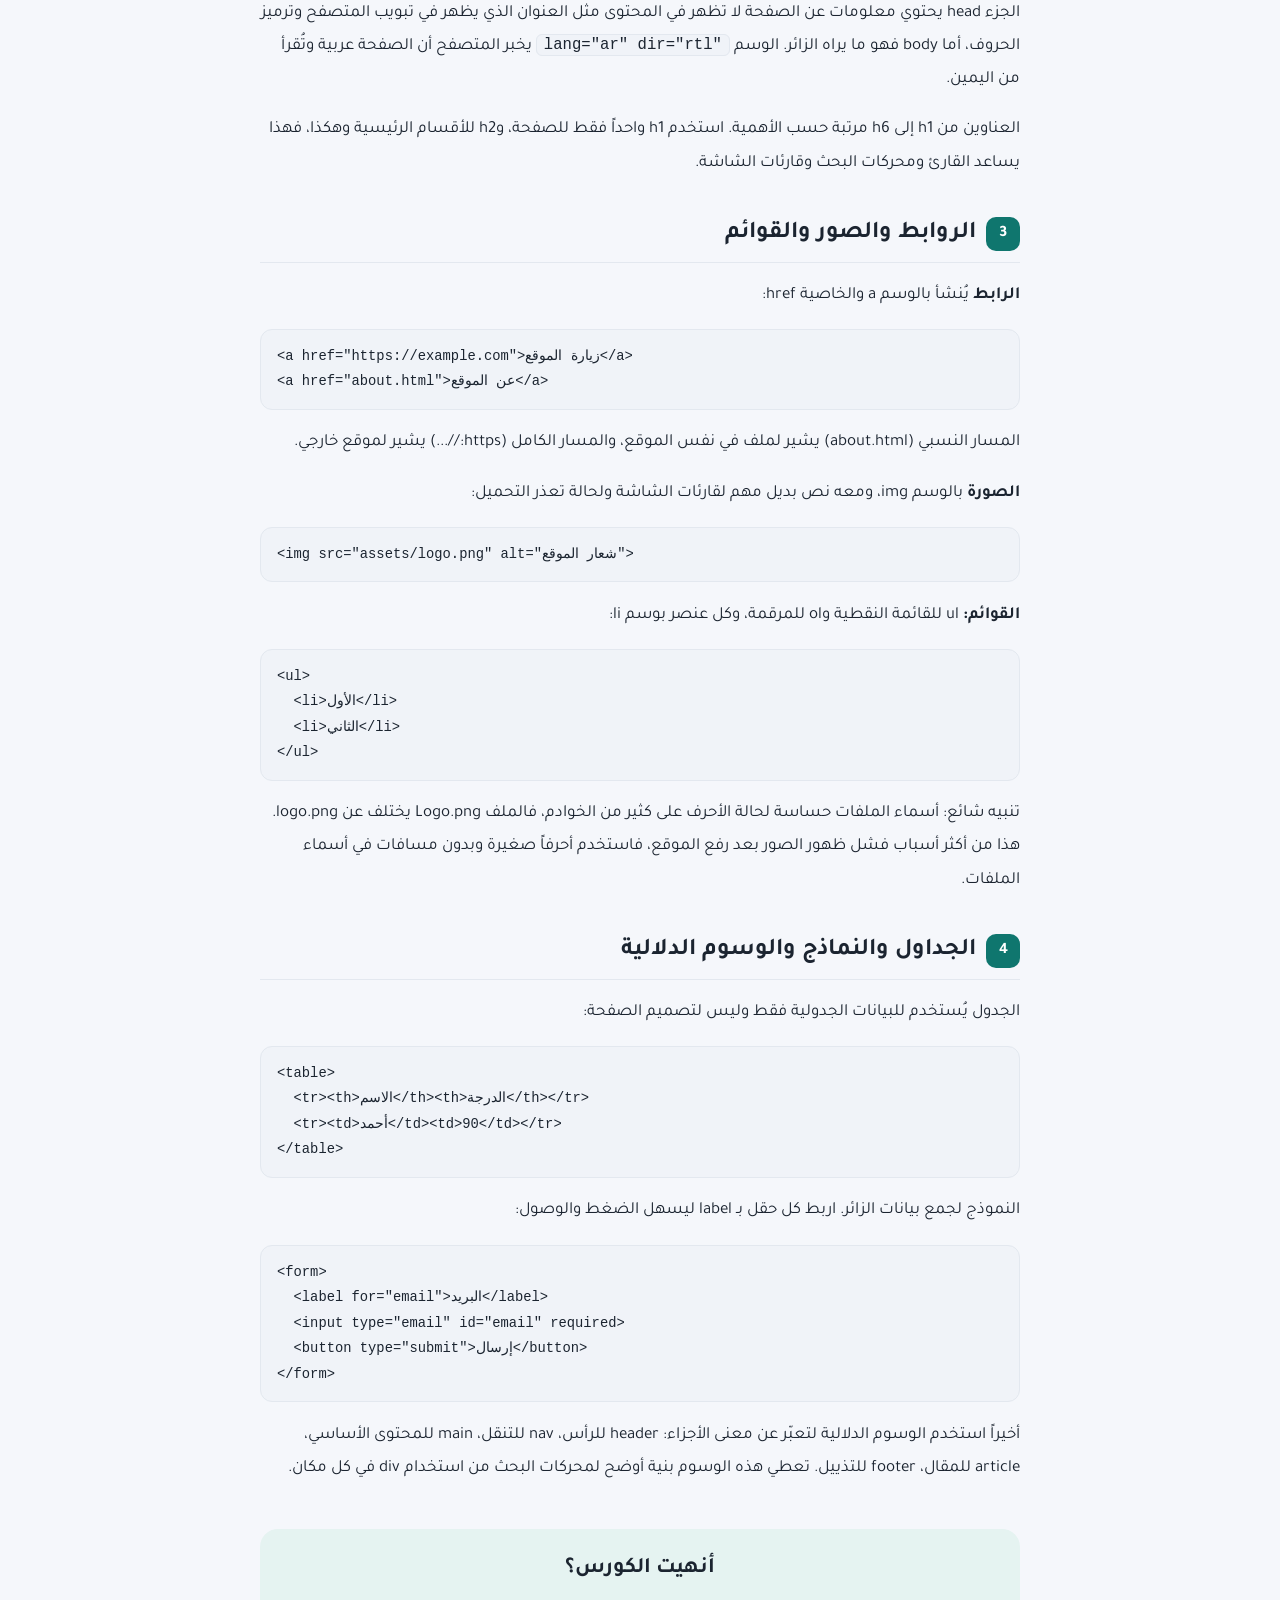
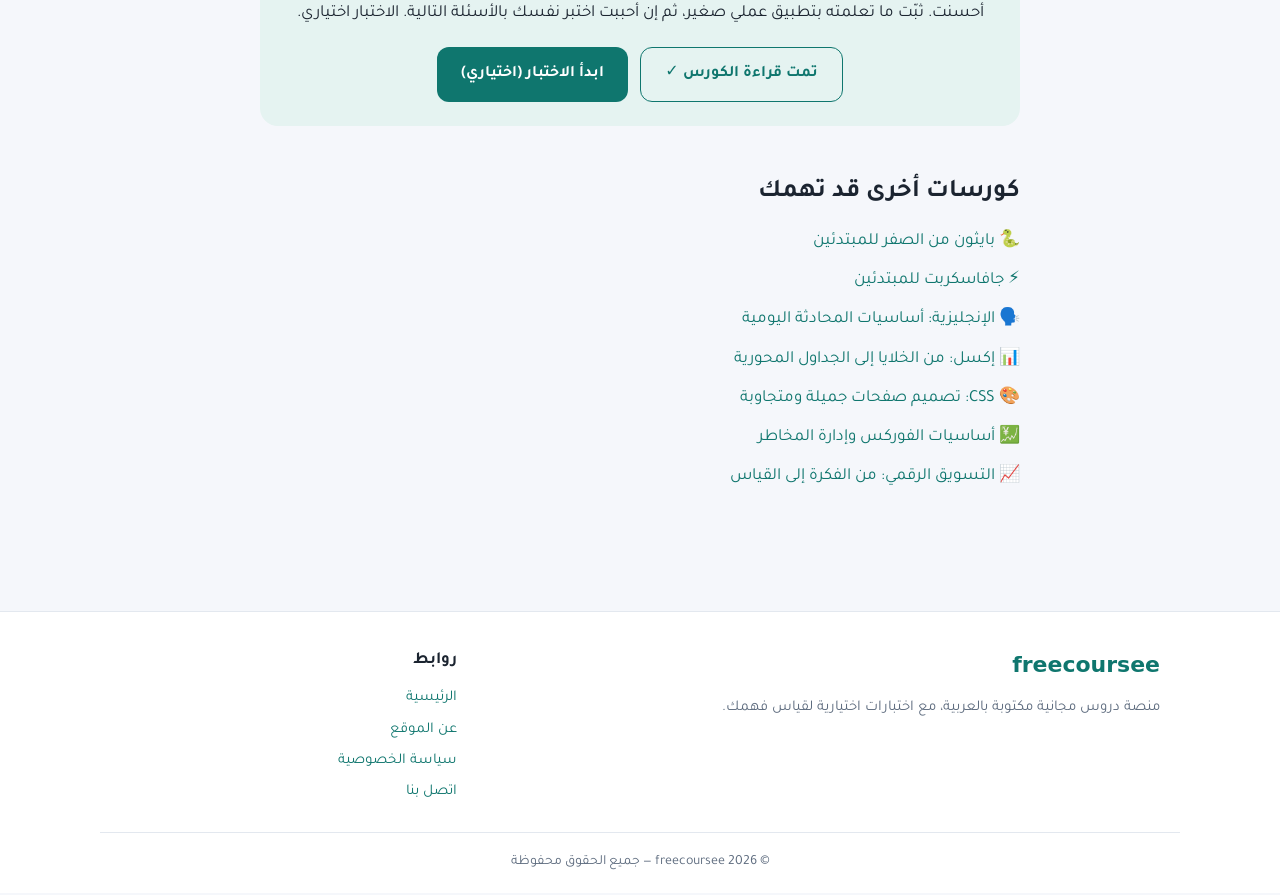
<file: course-html.html>
<!DOCTYPE html>
<html lang="ar" dir="rtl">
<head>
<meta charset="UTF-8">
<meta name="viewport" content="width=device-width, initial-scale=1">
<title>HTML: بناء أول صفحة ويب | freecoursee</title>
<meta name="description" content="الوسوم الأساسية، الروابط والصور والقوائم، الجداول والنماذج وبنية الصفحة الصحيحة.">
<meta name="theme-color" content="#0f766e">
<meta property="og:title" content="HTML: بناء أول صفحة ويب | freecoursee">
<meta property="og:description" content="الوسوم الأساسية، الروابط والصور والقوائم، الجداول والنماذج وبنية الصفحة الصحيحة.">
<meta property="og:type" content="website">
<meta property="og:locale" content="ar_AR">
<meta property="og:site_name" content="freecoursee">
<link rel="icon" type="image/png" href="favicon.png">
<link rel="preconnect" href="https://fonts.googleapis.com">
<link rel="preconnect" href="https://fonts.gstatic.com" crossorigin>
<link href="https://fonts.googleapis.com/css2?family=Tajawal:wght@400;500;700&display=swap" rel="stylesheet">
<link rel="stylesheet" href="style.css">
<script>try{var t=localStorage.getItem('fc-theme');if(t)document.documentElement.setAttribute('data-theme',t);}catch(e){}</script>
<!-- ===== أكواد جوجل أدسنس: الصق كود AdSense هنا بعد ما تسجل موقعك ===== -->
</head>
<body class="course">
<a class="skip" href="#main">تخطي إلى المحتوى</a>
<header class="site-header">
  <div class="wrap bar">
    <a class="brand" href="index.html" aria-label="freecoursee الصفحة الرئيسية">
      <img class="logo" src="logo.png" alt="شعار freecoursee" width="64" height="32">
      <span class="brand-name">freecoursee</span>
    </a>
    <nav class="nav" aria-label="القائمة الرئيسية">
      <a href="index.html">الرئيسية</a>
      <a href="index.html#courses">الكورسات</a>
      <a href="about.html">عن الموقع</a>
      <a href="privacy.html">الخصوصية</a>
    </nav>
    <button id="themeBtn" class="icon-btn" type="button" aria-label="تبديل الوضع الليلي">🌓</button>
  </div>
  <div class="progress" id="progress" aria-hidden="true"></div>
</header>

<main id="main">
<div class="wrap crumbs"><a href="index.html">الرئيسية</a> ‹ <a href="index.html#courses">الكورسات</a> ‹ <span>HTML: بناء أول صفحة ويب</span></div>
<article class="wrap article" data-course="html">
  <header class="a-head">
    <span class="ic big" aria-hidden="true">🧱</span>
    <h1>HTML: بناء أول صفحة ويب</h1>
    <p class="lead">HTML هي الهيكل الذي تقوم عليه كل صفحات الويب. إذا أردت تصميم موقع فهذه نقطة البداية الطبيعية قبل CSS وجافاسكربت.</p>
    <div class="meta"><span>برمجة</span><span>مبتدئ</span><span>4 دروس</span><span>حوالي 18 دقيقة</span></div>
  </header>
  
  <nav class="toc" aria-label="محتويات الكورس"><b>محتويات الكورس</b><ol><li><a href="#l1">ما هي HTML ومن أين نبدأ</a></li><li><a href="#l2">هيكل الصفحة الأساسي</a></li><li><a href="#l3">الروابط والصور والقوائم</a></li><li><a href="#l4">الجداول والنماذج والوسوم الدلالية</a></li></ol></nav>
  
<section class="lesson" id="l1">
<h2><span class="num">1</span>ما هي HTML ومن أين نبدأ</h2>
<p>HTML اختصار HyperText Markup Language، وهي لغة ترميز تصف محتوى الصفحة: هذا عنوان، وهذه فقرة، وهذه صورة، وهذا رابط. لا تُعد لغة برمجة لأنها لا تحتوي على عمليات حسابية أو شروط.</p>
<p>المتصفح يقرأ ملف HTML ويحوله إلى صفحة مرئية. لا تحتاج إلى برنامج خاص، يكفي Notepad أو محرر مجاني مثل VS Code. احفظ الملف بامتداد .html ثم افتحه بالمتصفح.</p>
<p>الأساس هو الوسوم (Tags). للوسم غالباً وسم فتح ووسم إغلاق وبينهما المحتوى:</p>
<pre><code>&lt;p&gt;مرحباً بك في أول صفحة لي&lt;/p&gt;</code></pre>
<p>الوسم p يعني فقرة. بعض الوسوم لا يحتاج إغلاقاً مثل img وbr. ويمكن إضافة خصائص (Attributes) داخل وسم الفتح مثل <code>href</code> في الروابط و<code>src</code> في الصور.</p>
</section>

<section class="lesson" id="l2">
<h2><span class="num">2</span>هيكل الصفحة الأساسي</h2>
<p>كل صفحة صحيحة تتبع هذا الهيكل:</p>
<pre><code>&lt;!DOCTYPE html&gt;
&lt;html lang="ar" dir="rtl"&gt;
&lt;head&gt;
  &lt;meta charset="UTF-8"&gt;
  &lt;meta name="viewport" content="width=device-width, initial-scale=1"&gt;
  &lt;title&gt;عنوان الصفحة&lt;/title&gt;
&lt;/head&gt;
&lt;body&gt;
  &lt;h1&gt;العنوان الرئيسي&lt;/h1&gt;
  &lt;p&gt;فقرة نصية.&lt;/p&gt;
&lt;/body&gt;
&lt;/html&gt;</code></pre>
<p>الجزء head يحتوي معلومات عن الصفحة لا تظهر في المحتوى مثل العنوان الذي يظهر في تبويب المتصفح وترميز الحروف، أما body فهو ما يراه الزائر. الوسم <code>lang="ar" dir="rtl"</code> يخبر المتصفح أن الصفحة عربية وتُقرأ من اليمين.</p>
<p>العناوين من h1 إلى h6 مرتبة حسب الأهمية. استخدم h1 واحداً فقط للصفحة، وh2 للأقسام الرئيسية وهكذا، فهذا يساعد القارئ ومحركات البحث وقارئات الشاشة.</p>
</section>

<section class="lesson" id="l3">
<h2><span class="num">3</span>الروابط والصور والقوائم</h2>
<p><b>الرابط</b> يُنشأ بالوسم a والخاصية href:</p>
<pre><code>&lt;a href="https://example.com"&gt;زيارة الموقع&lt;/a&gt;
&lt;a href="about.html"&gt;عن الموقع&lt;/a&gt;</code></pre>
<p>المسار النسبي (about.html) يشير لملف في نفس الموقع، والمسار الكامل (https://...) يشير لموقع خارجي.</p>
<p><b>الصورة</b> بالوسم img، ومعه نص بديل مهم لقارئات الشاشة ولحالة تعذر التحميل:</p>
<pre><code>&lt;img src="assets/logo.png" alt="شعار الموقع"&gt;</code></pre>
<p><b>القوائم:</b> ul للقائمة النقطية وol للمرقمة، وكل عنصر بوسم li:</p>
<pre><code>&lt;ul&gt;
  &lt;li&gt;الأول&lt;/li&gt;
  &lt;li&gt;الثاني&lt;/li&gt;
&lt;/ul&gt;</code></pre>
<p>تنبيه شائع: أسماء الملفات حساسة لحالة الأحرف على كثير من الخوادم، فالملف Logo.png يختلف عن logo.png. هذا من أكثر أسباب فشل ظهور الصور بعد رفع الموقع، فاستخدم أحرفاً صغيرة وبدون مسافات في أسماء الملفات.</p>
</section>

<section class="lesson" id="l4">
<h2><span class="num">4</span>الجداول والنماذج والوسوم الدلالية</h2>
<p>الجدول يُستخدم للبيانات الجدولية فقط وليس لتصميم الصفحة:</p>
<pre><code>&lt;table&gt;
  &lt;tr&gt;&lt;th&gt;الاسم&lt;/th&gt;&lt;th&gt;الدرجة&lt;/th&gt;&lt;/tr&gt;
  &lt;tr&gt;&lt;td&gt;أحمد&lt;/td&gt;&lt;td&gt;90&lt;/td&gt;&lt;/tr&gt;
&lt;/table&gt;</code></pre>
<p>النموذج لجمع بيانات الزائر. اربط كل حقل بـ label ليسهل الضغط والوصول:</p>
<pre><code>&lt;form&gt;
  &lt;label for="email"&gt;البريد&lt;/label&gt;
  &lt;input type="email" id="email" required&gt;
  &lt;button type="submit"&gt;إرسال&lt;/button&gt;
&lt;/form&gt;</code></pre>
<p>أخيراً استخدم الوسوم الدلالية لتعبّر عن معنى الأجزاء: header للرأس، nav للتنقل، main للمحتوى الأساسي، article للمقال، footer للتذييل. تعطي هذه الوسوم بنية أوضح لمحركات البحث من استخدام div في كل مكان.</p>
</section>

  <div class="finish">
    <h2>أنهيت الكورس؟</h2>
    <p>أحسنت. ثبّت ما تعلمته بتطبيق عملي صغير، ثم إن أحببت اختبر نفسك بالأسئلة التالية. الاختبار اختياري.</p>
    <div class="actions">
      <button id="doneBtn" class="btn ghost" type="button">تمت قراءة الكورس ✓</button>
      <button id="startQuiz" class="btn" type="button">ابدأ الاختبار (اختياري)</button>
    </div>
  </div>
  <section id="quizBox" class="quiz" hidden aria-live="polite"></section>

  <aside class="more">
    <h2>كورسات أخرى قد تهمك</h2>
    <ul class="plain more-list"><li><a href="course-python.html">🐍 بايثون من الصفر للمبتدئين</a></li><li><a href="course-javascript.html">⚡ جافاسكربت للمبتدئين</a></li><li><a href="course-english.html">🗣️ الإنجليزية: أساسيات المحادثة اليومية</a></li><li><a href="course-excel.html">📊 إكسل: من الخلايا إلى الجداول المحورية</a></li><li><a href="course-css.html">🎨 CSS: تصميم صفحات جميلة ومتجاوبة</a></li><li><a href="course-forex.html">💹 أساسيات الفوركس وإدارة المخاطر</a></li><li><a href="course-marketing.html">📈 التسويق الرقمي: من الفكرة إلى القياس</a></li></ul>
  </aside>
</article>
</main>
<script>window.QUIZ=[{"q": "أي وسم يُستخدم لإنشاء رابط؟", "o": ["\u003ca\u003e", "\u003clink\u003e", "\u003chref\u003e", "\u003curl\u003e"], "a": 0, "e": "الوسم a مع الخاصية href."}, {"q": "أين يظهر محتوى الوسم title؟", "o": ["في أعلى الصفحة داخل المحتوى", "في تبويب المتصفح", "في أسفل الصفحة", "لا يظهر أبداً"], "a": 1, "e": "عنوان الصفحة يظهر في تبويب المتصفح ونتائج البحث."}, {"q": "ما فائدة الخاصية alt في الصورة؟", "o": ["تغيير الحجم", "نص بديل لقارئات الشاشة وعند تعذر التحميل", "تغيير اللون", "ربط الصورة برابط"], "a": 1, "e": "النص البديل مهم للوصولية وللحالات التي لا تُحمَّل فيها الصورة."}, {"q": "أي وسم ينشئ قائمة مرقمة؟", "o": ["ul", "li", "ol", "dl"], "a": 2, "e": "ol للقائمة المرقمة وul للنقطية."}, {"q": "HTML تُصنف على أنها:", "o": ["لغة برمجة", "لغة ترميز", "قاعدة بيانات", "نظام تشغيل"], "a": 1, "e": "هي لغة ترميز تصف بنية المحتوى."}];</script>

<footer class="site-footer">
  <div class="wrap foot-grid">
    <div>
      <div class="foot-brand">freecoursee</div>
      <p class="muted">منصة دروس مجانية مكتوبة بالعربية، مع اختبارات اختيارية لقياس فهمك.</p>
    </div>
    <div>
      <div class="foot-title">روابط</div>
      <ul class="plain">
        <li><a href="index.html">الرئيسية</a></li>
        <li><a href="about.html">عن الموقع</a></li>
        <li><a href="privacy.html">سياسة الخصوصية</a></li>
        <li><a href="privacy.html#contact">اتصل بنا</a></li>
      </ul>
    </div>
  </div>
  <div class="wrap copy">© 2026 freecoursee — جميع الحقوق محفوظة</div>
</footer>
<script src="app.js" defer></script>
</body>
</html>
</file>
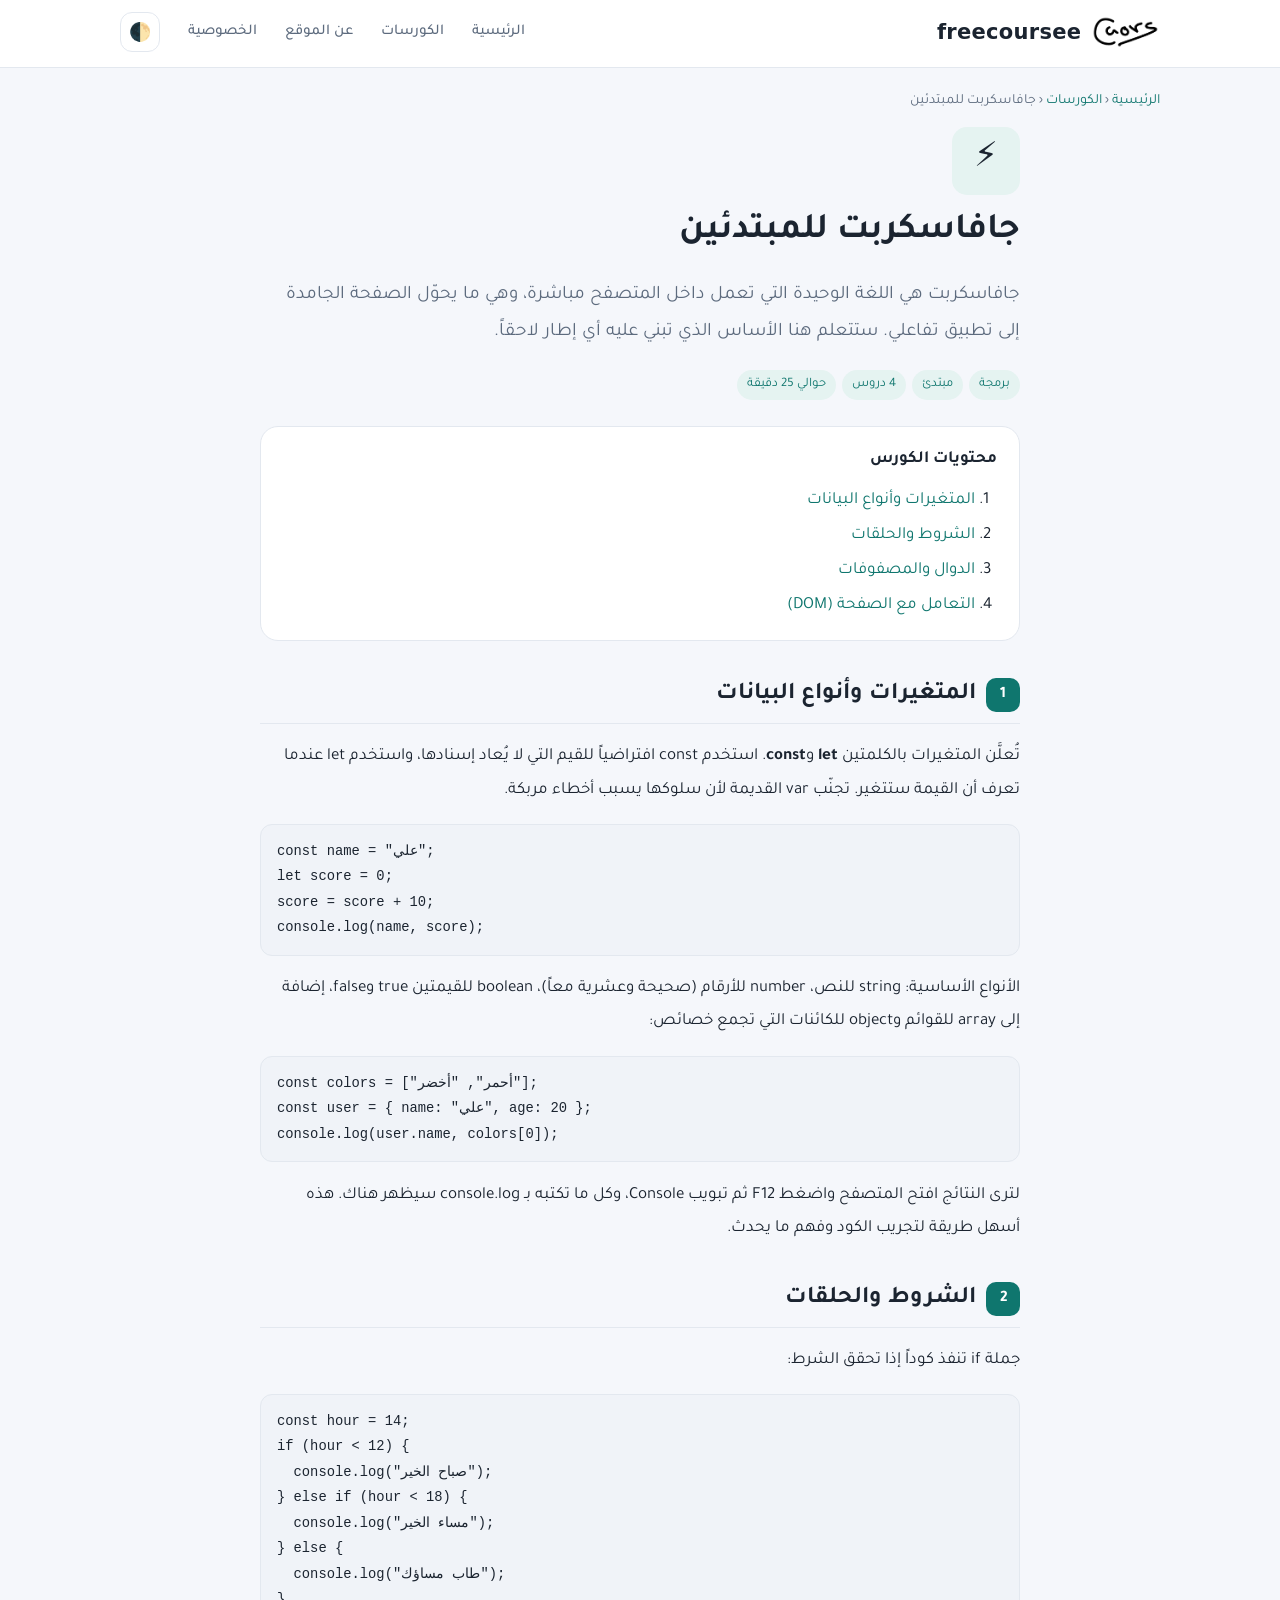
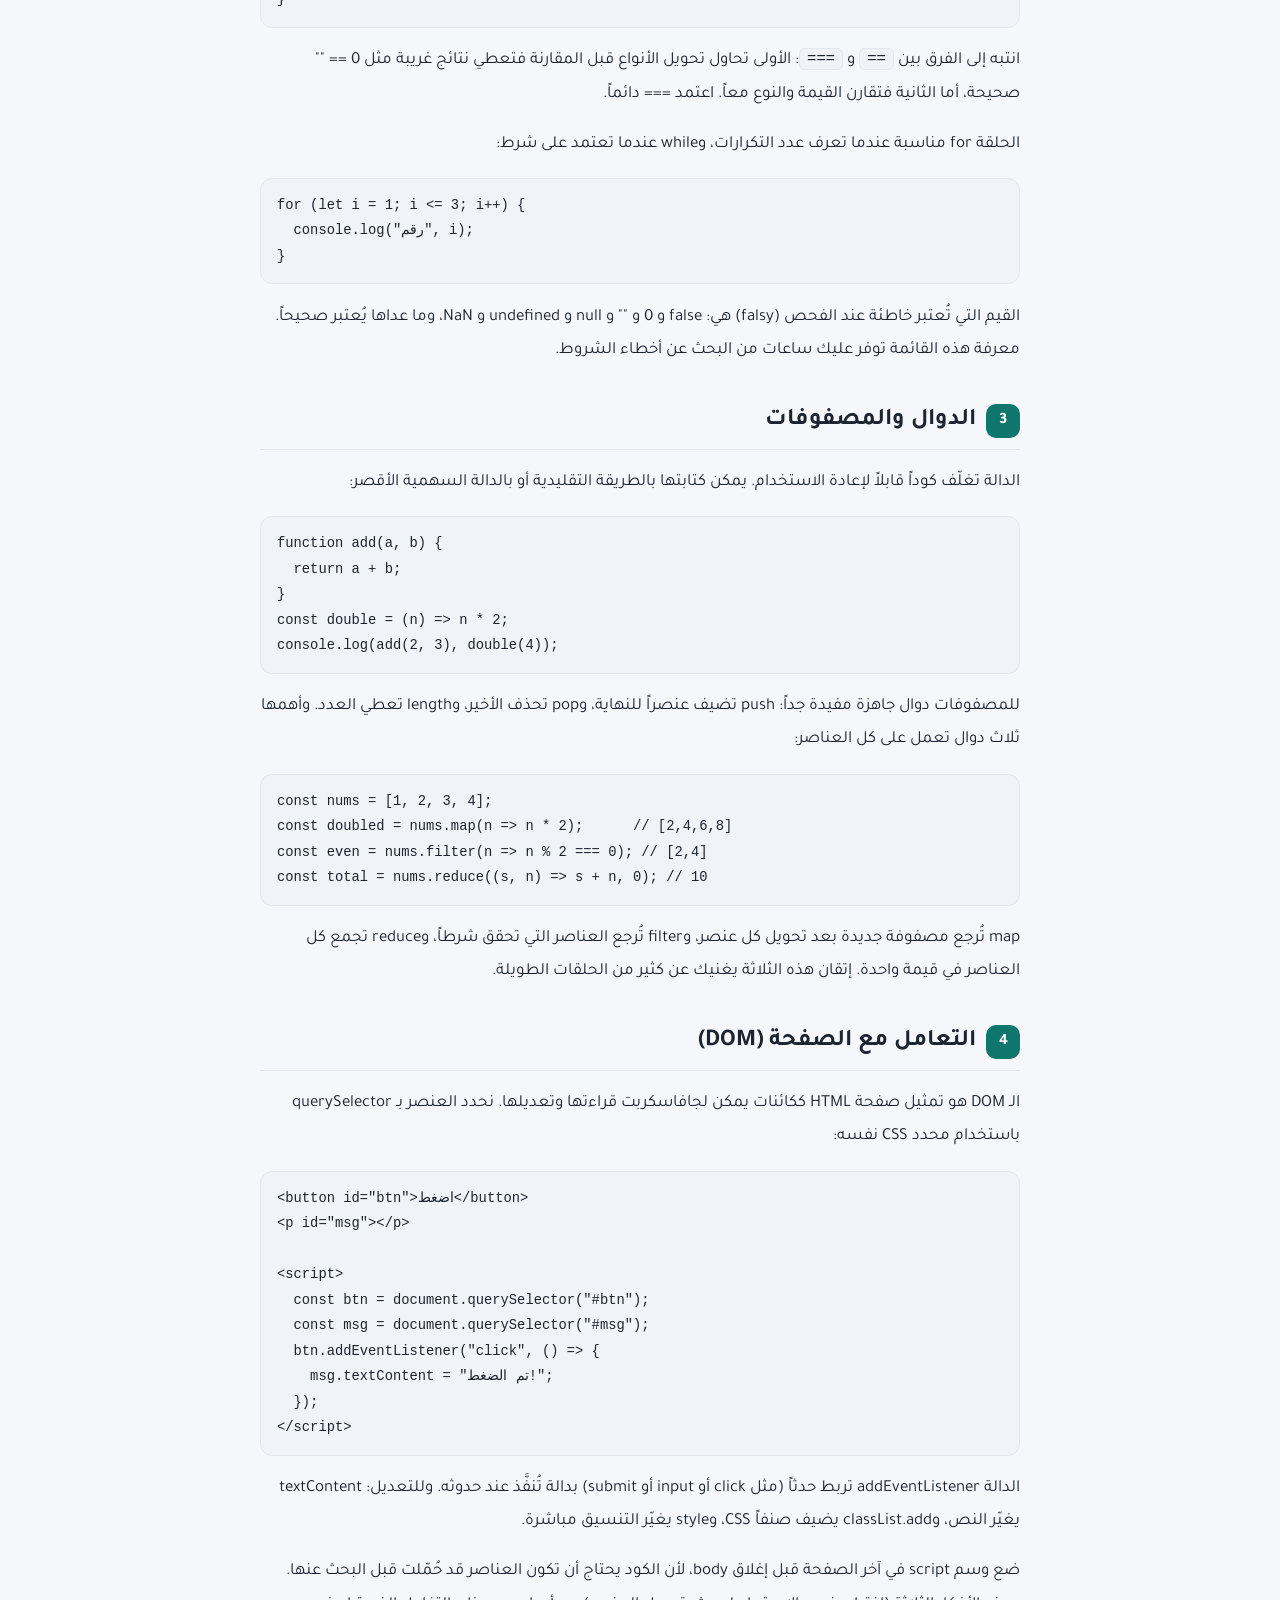
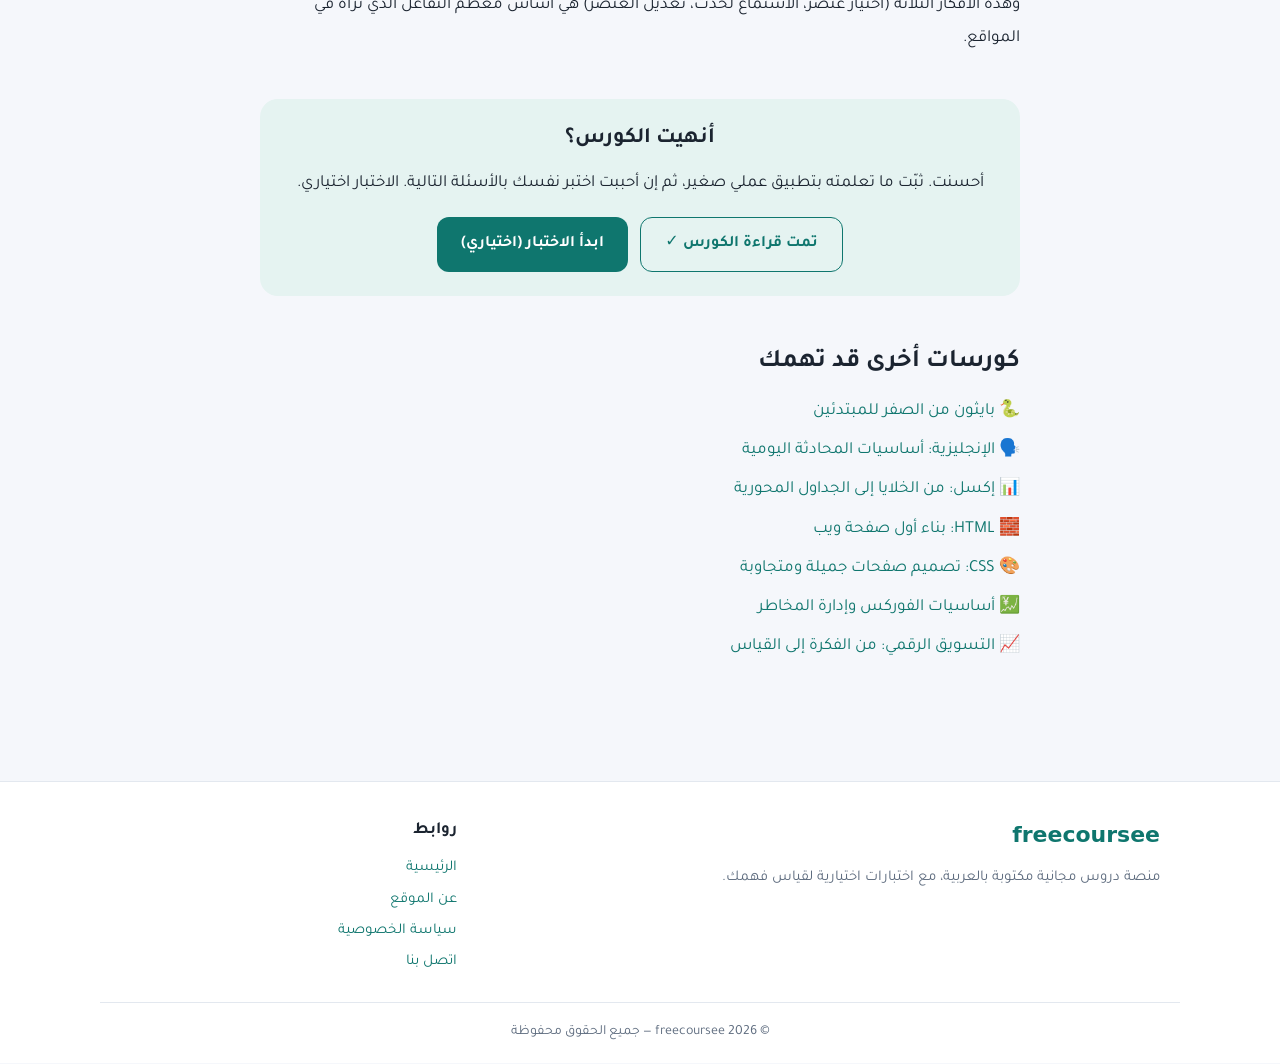
<file: course-javascript.html>
<!DOCTYPE html>
<html lang="ar" dir="rtl">
<head>
<meta charset="UTF-8">
<meta name="viewport" content="width=device-width, initial-scale=1">
<title>جافاسكربت للمبتدئين | freecoursee</title>
<meta name="description" content="اللغة التي تجعل صفحات الويب تتفاعل: متغيرات، شروط، دوال، والتعامل مع عناصر الصفحة.">
<meta name="theme-color" content="#0f766e">
<meta property="og:title" content="جافاسكربت للمبتدئين | freecoursee">
<meta property="og:description" content="اللغة التي تجعل صفحات الويب تتفاعل: متغيرات، شروط، دوال، والتعامل مع عناصر الصفحة.">
<meta property="og:type" content="website">
<meta property="og:locale" content="ar_AR">
<meta property="og:site_name" content="freecoursee">
<link rel="icon" type="image/png" href="favicon.png">
<link rel="preconnect" href="https://fonts.googleapis.com">
<link rel="preconnect" href="https://fonts.gstatic.com" crossorigin>
<link href="https://fonts.googleapis.com/css2?family=Tajawal:wght@400;500;700&display=swap" rel="stylesheet">
<link rel="stylesheet" href="style.css">
<script>try{var t=localStorage.getItem('fc-theme');if(t)document.documentElement.setAttribute('data-theme',t);}catch(e){}</script>
<!-- ===== أكواد جوجل أدسنس: الصق كود AdSense هنا بعد ما تسجل موقعك ===== -->
</head>
<body class="course">
<a class="skip" href="#main">تخطي إلى المحتوى</a>
<header class="site-header">
  <div class="wrap bar">
    <a class="brand" href="index.html" aria-label="freecoursee الصفحة الرئيسية">
      <img class="logo" src="logo.png" alt="شعار freecoursee" width="64" height="32">
      <span class="brand-name">freecoursee</span>
    </a>
    <nav class="nav" aria-label="القائمة الرئيسية">
      <a href="index.html">الرئيسية</a>
      <a href="index.html#courses">الكورسات</a>
      <a href="about.html">عن الموقع</a>
      <a href="privacy.html">الخصوصية</a>
    </nav>
    <button id="themeBtn" class="icon-btn" type="button" aria-label="تبديل الوضع الليلي">🌓</button>
  </div>
  <div class="progress" id="progress" aria-hidden="true"></div>
</header>

<main id="main">
<div class="wrap crumbs"><a href="index.html">الرئيسية</a> ‹ <a href="index.html#courses">الكورسات</a> ‹ <span>جافاسكربت للمبتدئين</span></div>
<article class="wrap article" data-course="javascript">
  <header class="a-head">
    <span class="ic big" aria-hidden="true">⚡</span>
    <h1>جافاسكربت للمبتدئين</h1>
    <p class="lead">جافاسكربت هي اللغة الوحيدة التي تعمل داخل المتصفح مباشرة، وهي ما يحوّل الصفحة الجامدة إلى تطبيق تفاعلي. ستتعلم هنا الأساس الذي تبني عليه أي إطار لاحقاً.</p>
    <div class="meta"><span>برمجة</span><span>مبتدئ</span><span>4 دروس</span><span>حوالي 25 دقيقة</span></div>
  </header>
  
  <nav class="toc" aria-label="محتويات الكورس"><b>محتويات الكورس</b><ol><li><a href="#l1">المتغيرات وأنواع البيانات</a></li><li><a href="#l2">الشروط والحلقات</a></li><li><a href="#l3">الدوال والمصفوفات</a></li><li><a href="#l4">التعامل مع الصفحة (DOM)</a></li></ol></nav>
  
<section class="lesson" id="l1">
<h2><span class="num">1</span>المتغيرات وأنواع البيانات</h2>
<p>تُعلَّن المتغيرات بالكلمتين <b>let</b> و<b>const</b>. استخدم const افتراضياً للقيم التي لا يُعاد إسنادها، واستخدم let عندما تعرف أن القيمة ستتغير. تجنّب var القديمة لأن سلوكها يسبب أخطاء مربكة.</p>
<pre><code>const name = "علي";
let score = 0;
score = score + 10;
console.log(name, score);</code></pre>
<p>الأنواع الأساسية: string للنص، number للأرقام (صحيحة وعشرية معاً)، boolean للقيمتين true وfalse، إضافة إلى array للقوائم وobject للكائنات التي تجمع خصائص:</p>
<pre><code>const colors = ["أحمر", "أخضر"];
const user = { name: "علي", age: 20 };
console.log(user.name, colors[0]);</code></pre>
<p>لترى النتائج افتح المتصفح واضغط F12 ثم تبويب Console، وكل ما تكتبه بـ console.log سيظهر هناك. هذه أسهل طريقة لتجريب الكود وفهم ما يحدث.</p>
</section>

<section class="lesson" id="l2">
<h2><span class="num">2</span>الشروط والحلقات</h2>
<p>جملة if تنفذ كوداً إذا تحقق الشرط:</p>
<pre><code>const hour = 14;
if (hour &lt; 12) {
  console.log("صباح الخير");
} else if (hour &lt; 18) {
  console.log("مساء الخير");
} else {
  console.log("طاب مساؤك");
}</code></pre>
<p>انتبه إلى الفرق بين <code>==</code> و <code>===</code>: الأولى تحاول تحويل الأنواع قبل المقارنة فتعطي نتائج غريبة مثل 0 == "" صحيحة، أما الثانية فتقارن القيمة والنوع معاً. اعتمد === دائماً.</p>
<p>الحلقة for مناسبة عندما تعرف عدد التكرارات، وwhile عندما تعتمد على شرط:</p>
<pre><code>for (let i = 1; i &lt;= 3; i++) {
  console.log("رقم", i);
}</code></pre>
<p>القيم التي تُعتبر خاطئة عند الفحص (falsy) هي: false و 0 و "" و null و undefined و NaN، وما عداها يُعتبر صحيحاً. معرفة هذه القائمة توفر عليك ساعات من البحث عن أخطاء الشروط.</p>
</section>

<section class="lesson" id="l3">
<h2><span class="num">3</span>الدوال والمصفوفات</h2>
<p>الدالة تغلّف كوداً قابلاً لإعادة الاستخدام. يمكن كتابتها بالطريقة التقليدية أو بالدالة السهمية الأقصر:</p>
<pre><code>function add(a, b) {
  return a + b;
}
const double = (n) =&gt; n * 2;
console.log(add(2, 3), double(4));</code></pre>
<p>للمصفوفات دوال جاهزة مفيدة جداً: push تضيف عنصراً للنهاية، وpop تحذف الأخير، وlength تعطي العدد. وأهمها ثلاث دوال تعمل على كل العناصر:</p>
<pre><code>const nums = [1, 2, 3, 4];
const doubled = nums.map(n =&gt; n * 2);      // [2,4,6,8]
const even = nums.filter(n =&gt; n % 2 === 0); // [2,4]
const total = nums.reduce((s, n) =&gt; s + n, 0); // 10</code></pre>
<p>map تُرجع مصفوفة جديدة بعد تحويل كل عنصر، وfilter تُرجع العناصر التي تحقق شرطاً، وreduce تجمع كل العناصر في قيمة واحدة. إتقان هذه الثلاثة يغنيك عن كثير من الحلقات الطويلة.</p>
</section>

<section class="lesson" id="l4">
<h2><span class="num">4</span>التعامل مع الصفحة (DOM)</h2>
<p>الـ DOM هو تمثيل صفحة HTML ككائنات يمكن لجافاسكربت قراءتها وتعديلها. نحدد العنصر بـ querySelector باستخدام محدد CSS نفسه:</p>
<pre><code>&lt;button id="btn"&gt;اضغط&lt;/button&gt;
&lt;p id="msg"&gt;&lt;/p&gt;

&lt;script&gt;
  const btn = document.querySelector("#btn");
  const msg = document.querySelector("#msg");
  btn.addEventListener("click", () =&gt; {
    msg.textContent = "تم الضغط!";
  });
&lt;/script&gt;</code></pre>
<p>الدالة addEventListener تربط حدثاً (مثل click أو input أو submit) بدالة تُنفَّذ عند حدوثه. وللتعديل: textContent يغيّر النص، وclassList.add يضيف صنفاً CSS، وstyle يغيّر التنسيق مباشرة.</p>
<p>ضع وسم script في آخر الصفحة قبل إغلاق body، لأن الكود يحتاج أن تكون العناصر قد حُمّلت قبل البحث عنها. وهذه الأفكار الثلاثة (اختيار عنصر، الاستماع لحدث، تعديل العنصر) هي أساس معظم التفاعل الذي تراه في المواقع.</p>
</section>

  <div class="finish">
    <h2>أنهيت الكورس؟</h2>
    <p>أحسنت. ثبّت ما تعلمته بتطبيق عملي صغير، ثم إن أحببت اختبر نفسك بالأسئلة التالية. الاختبار اختياري.</p>
    <div class="actions">
      <button id="doneBtn" class="btn ghost" type="button">تمت قراءة الكورس ✓</button>
      <button id="startQuiz" class="btn" type="button">ابدأ الاختبار (اختياري)</button>
    </div>
  </div>
  <section id="quizBox" class="quiz" hidden aria-live="polite"></section>

  <aside class="more">
    <h2>كورسات أخرى قد تهمك</h2>
    <ul class="plain more-list"><li><a href="course-python.html">🐍 بايثون من الصفر للمبتدئين</a></li><li><a href="course-english.html">🗣️ الإنجليزية: أساسيات المحادثة اليومية</a></li><li><a href="course-excel.html">📊 إكسل: من الخلايا إلى الجداول المحورية</a></li><li><a href="course-html.html">🧱 HTML: بناء أول صفحة ويب</a></li><li><a href="course-css.html">🎨 CSS: تصميم صفحات جميلة ومتجاوبة</a></li><li><a href="course-forex.html">💹 أساسيات الفوركس وإدارة المخاطر</a></li><li><a href="course-marketing.html">📈 التسويق الرقمي: من الفكرة إلى القياس</a></li></ul>
  </aside>
</article>
</main>
<script>window.QUIZ=[{"q": "أي كلمة تستخدم لتعريف متغير لن يُعاد إسناده؟", "o": ["let", "var", "const", "set"], "a": 2, "e": "const مخصصة للقيم الثابتة التي لا يُعاد إسنادها."}, {"q": "ما الفرق الرئيسي بين === و ==؟", "o": ["لا فرق", "=== تقارن القيمة والنوع معاً", "== أدق", "=== للنصوص فقط"], "a": 1, "e": "المقارنة الصارمة === لا تحوّل الأنواع."}, {"q": "أي دالة تضيف عنصراً إلى نهاية المصفوفة؟", "o": ["add", "append", "push", "insert"], "a": 2, "e": "push تضيف العنصر في آخر المصفوفة."}, {"q": "ما الدالة التي تختار عنصراً من الصفحة بمحدد CSS؟", "o": ["getCss", "querySelector", "findNode", "selectOne"], "a": 1, "e": "querySelector تقبل أي محدد CSS."}, {"q": "ماذا تُرجع الدالة map؟", "o": ["قيمة واحدة", "مصفوفة جديدة", "رقم العناصر", "لا شيء"], "a": 1, "e": "map تُرجع مصفوفة جديدة بنفس الطول بعد تحويل كل عنصر."}];</script>

<footer class="site-footer">
  <div class="wrap foot-grid">
    <div>
      <div class="foot-brand">freecoursee</div>
      <p class="muted">منصة دروس مجانية مكتوبة بالعربية، مع اختبارات اختيارية لقياس فهمك.</p>
    </div>
    <div>
      <div class="foot-title">روابط</div>
      <ul class="plain">
        <li><a href="index.html">الرئيسية</a></li>
        <li><a href="about.html">عن الموقع</a></li>
        <li><a href="privacy.html">سياسة الخصوصية</a></li>
        <li><a href="privacy.html#contact">اتصل بنا</a></li>
      </ul>
    </div>
  </div>
  <div class="wrap copy">© 2026 freecoursee — جميع الحقوق محفوظة</div>
</footer>
<script src="app.js" defer></script>
</body>
</html>
</file>
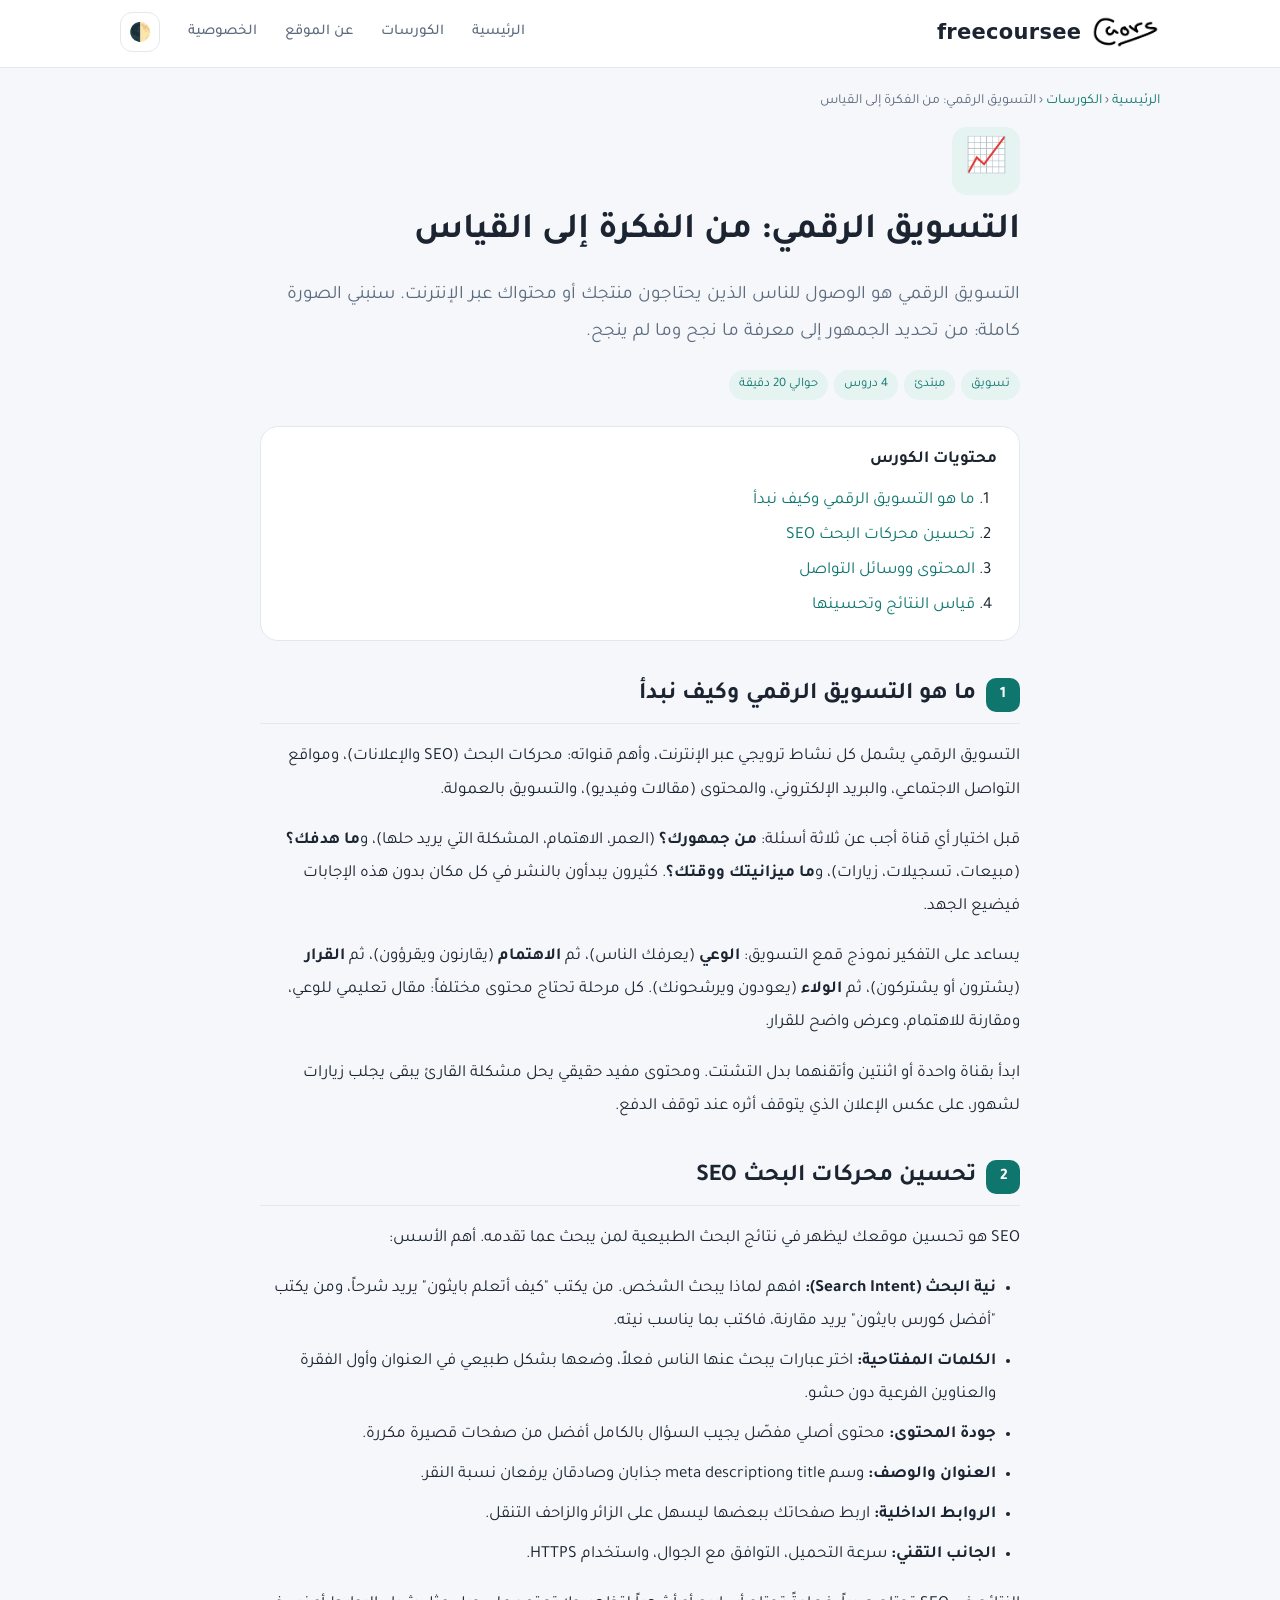
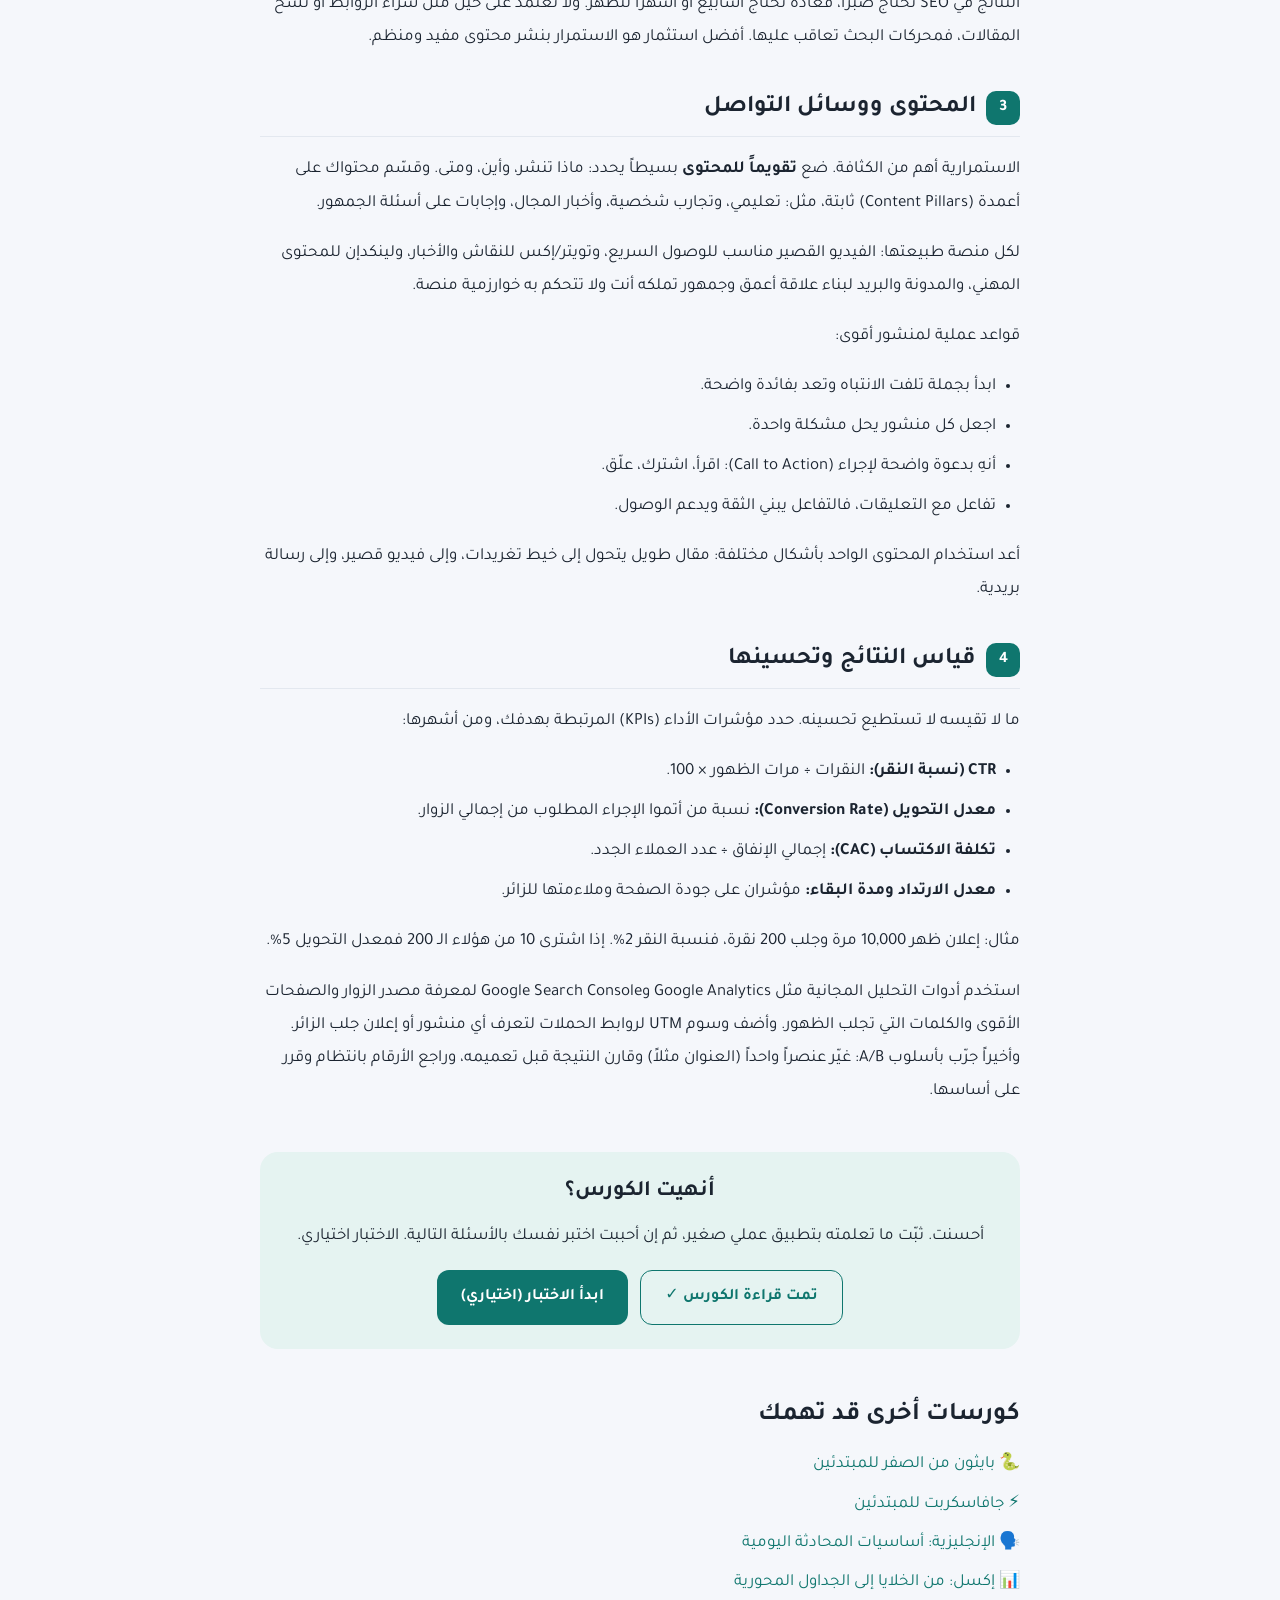
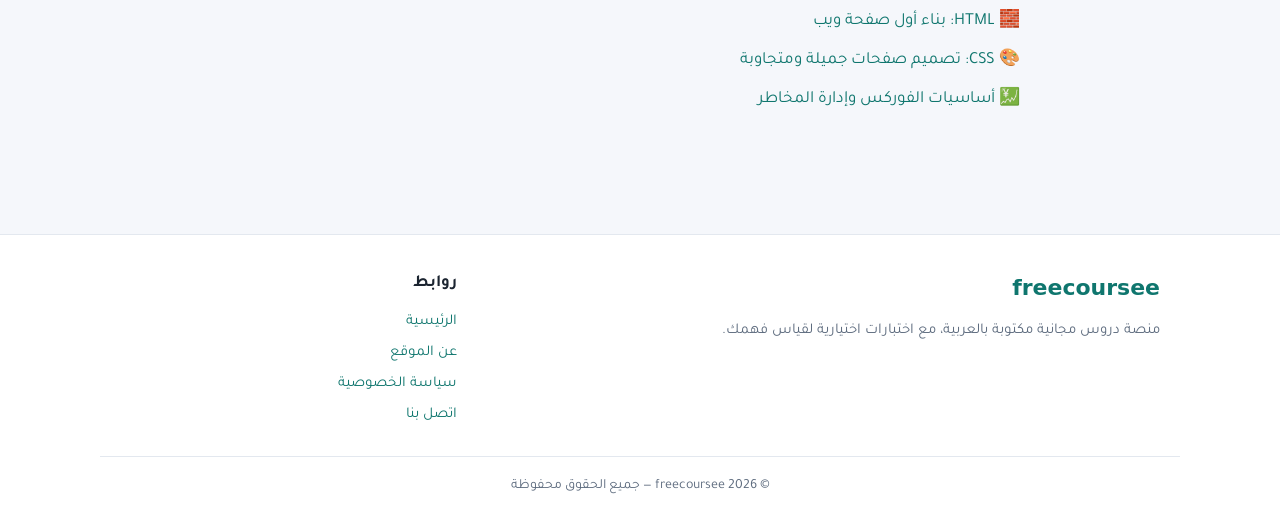
<file: course-marketing.html>
<!DOCTYPE html>
<html lang="ar" dir="rtl">
<head>
<meta charset="UTF-8">
<meta name="viewport" content="width=device-width, initial-scale=1">
<title>التسويق الرقمي: من الفكرة إلى القياس | freecoursee</title>
<meta name="description" content="قنوات التسويق، أساسيات تحسين محركات البحث SEO، خطة المحتوى وقياس النتائج.">
<meta name="theme-color" content="#0f766e">
<meta property="og:title" content="التسويق الرقمي: من الفكرة إلى القياس | freecoursee">
<meta property="og:description" content="قنوات التسويق، أساسيات تحسين محركات البحث SEO، خطة المحتوى وقياس النتائج.">
<meta property="og:type" content="website">
<meta property="og:locale" content="ar_AR">
<meta property="og:site_name" content="freecoursee">
<link rel="icon" type="image/png" href="favicon.png">
<link rel="preconnect" href="https://fonts.googleapis.com">
<link rel="preconnect" href="https://fonts.gstatic.com" crossorigin>
<link href="https://fonts.googleapis.com/css2?family=Tajawal:wght@400;500;700&display=swap" rel="stylesheet">
<link rel="stylesheet" href="style.css">
<script>try{var t=localStorage.getItem('fc-theme');if(t)document.documentElement.setAttribute('data-theme',t);}catch(e){}</script>
<!-- ===== أكواد جوجل أدسنس: الصق كود AdSense هنا بعد ما تسجل موقعك ===== -->
</head>
<body class="course">
<a class="skip" href="#main">تخطي إلى المحتوى</a>
<header class="site-header">
  <div class="wrap bar">
    <a class="brand" href="index.html" aria-label="freecoursee الصفحة الرئيسية">
      <img class="logo" src="logo.png" alt="شعار freecoursee" width="64" height="32">
      <span class="brand-name">freecoursee</span>
    </a>
    <nav class="nav" aria-label="القائمة الرئيسية">
      <a href="index.html">الرئيسية</a>
      <a href="index.html#courses">الكورسات</a>
      <a href="about.html">عن الموقع</a>
      <a href="privacy.html">الخصوصية</a>
    </nav>
    <button id="themeBtn" class="icon-btn" type="button" aria-label="تبديل الوضع الليلي">🌓</button>
  </div>
  <div class="progress" id="progress" aria-hidden="true"></div>
</header>

<main id="main">
<div class="wrap crumbs"><a href="index.html">الرئيسية</a> ‹ <a href="index.html#courses">الكورسات</a> ‹ <span>التسويق الرقمي: من الفكرة إلى القياس</span></div>
<article class="wrap article" data-course="marketing">
  <header class="a-head">
    <span class="ic big" aria-hidden="true">📈</span>
    <h1>التسويق الرقمي: من الفكرة إلى القياس</h1>
    <p class="lead">التسويق الرقمي هو الوصول للناس الذين يحتاجون منتجك أو محتواك عبر الإنترنت. سنبني الصورة كاملة: من تحديد الجمهور إلى معرفة ما نجح وما لم ينجح.</p>
    <div class="meta"><span>تسويق</span><span>مبتدئ</span><span>4 دروس</span><span>حوالي 20 دقيقة</span></div>
  </header>
  
  <nav class="toc" aria-label="محتويات الكورس"><b>محتويات الكورس</b><ol><li><a href="#l1">ما هو التسويق الرقمي وكيف نبدأ</a></li><li><a href="#l2">تحسين محركات البحث SEO</a></li><li><a href="#l3">المحتوى ووسائل التواصل</a></li><li><a href="#l4">قياس النتائج وتحسينها</a></li></ol></nav>
  
<section class="lesson" id="l1">
<h2><span class="num">1</span>ما هو التسويق الرقمي وكيف نبدأ</h2>
<p>التسويق الرقمي يشمل كل نشاط ترويجي عبر الإنترنت، وأهم قنواته: محركات البحث (SEO والإعلانات)، ومواقع التواصل الاجتماعي، والبريد الإلكتروني، والمحتوى (مقالات وفيديو)، والتسويق بالعمولة.</p>
<p>قبل اختيار أي قناة أجب عن ثلاثة أسئلة: <b>من جمهورك؟</b> (العمر، الاهتمام، المشكلة التي يريد حلها)، و<b>ما هدفك؟</b> (مبيعات، تسجيلات، زيارات)، و<b>ما ميزانيتك ووقتك؟</b>. كثيرون يبدأون بالنشر في كل مكان بدون هذه الإجابات فيضيع الجهد.</p>
<p>يساعد على التفكير نموذج قمع التسويق: <b>الوعي</b> (يعرفك الناس)، ثم <b>الاهتمام</b> (يقارنون ويقرؤون)، ثم <b>القرار</b> (يشترون أو يشتركون)، ثم <b>الولاء</b> (يعودون ويرشحونك). كل مرحلة تحتاج محتوى مختلفاً: مقال تعليمي للوعي، ومقارنة للاهتمام، وعرض واضح للقرار.</p>
<p>ابدأ بقناة واحدة أو اثنتين وأتقنهما بدل التشتت. ومحتوى مفيد حقيقي يحل مشكلة القارئ يبقى يجلب زيارات لشهور، على عكس الإعلان الذي يتوقف أثره عند توقف الدفع.</p>
</section>

<section class="lesson" id="l2">
<h2><span class="num">2</span>تحسين محركات البحث SEO</h2>
<p>SEO هو تحسين موقعك ليظهر في نتائج البحث الطبيعية لمن يبحث عما تقدمه. أهم الأسس:</p>
<ul>
<li><b>نية البحث (Search Intent):</b> افهم لماذا يبحث الشخص. من يكتب "كيف أتعلم بايثون" يريد شرحاً، ومن يكتب "أفضل كورس بايثون" يريد مقارنة، فاكتب بما يناسب نيته.</li>
<li><b>الكلمات المفتاحية:</b> اختر عبارات يبحث عنها الناس فعلاً، وضعها بشكل طبيعي في العنوان وأول الفقرة والعناوين الفرعية دون حشو.</li>
<li><b>جودة المحتوى:</b> محتوى أصلي مفصّل يجيب السؤال بالكامل أفضل من صفحات قصيرة مكررة.</li>
<li><b>العنوان والوصف:</b> وسم title وmeta description جذابان وصادقان يرفعان نسبة النقر.</li>
<li><b>الروابط الداخلية:</b> اربط صفحاتك ببعضها ليسهل على الزائر والزاحف التنقل.</li>
<li><b>الجانب التقني:</b> سرعة التحميل، التوافق مع الجوال، واستخدام HTTPS.</li>
</ul>
<p>النتائج في SEO تحتاج صبراً، فعادةً تحتاج أسابيع أو أشهراً لتظهر. ولا تعتمد على حيل مثل شراء الروابط أو نسخ المقالات، فمحركات البحث تعاقب عليها. أفضل استثمار هو الاستمرار بنشر محتوى مفيد ومنظم.</p>
</section>

<section class="lesson" id="l3">
<h2><span class="num">3</span>المحتوى ووسائل التواصل</h2>
<p>الاستمرارية أهم من الكثافة. ضع <b>تقويماً للمحتوى</b> بسيطاً يحدد: ماذا تنشر، وأين، ومتى. وقسّم محتواك على أعمدة (Content Pillars) ثابتة، مثل: تعليمي، وتجارب شخصية، وأخبار المجال، وإجابات على أسئلة الجمهور.</p>
<p>لكل منصة طبيعتها: الفيديو القصير مناسب للوصول السريع، وتويتر/إكس للنقاش والأخبار، ولينكدإن للمحتوى المهني، والمدونة والبريد لبناء علاقة أعمق وجمهور تملكه أنت ولا تتحكم به خوارزمية منصة.</p>
<p>قواعد عملية لمنشور أقوى:</p>
<ul>
<li>ابدأ بجملة تلفت الانتباه وتعد بفائدة واضحة.</li>
<li>اجعل كل منشور يحل مشكلة واحدة.</li>
<li>أنهِ بدعوة واضحة لإجراء (Call to Action): اقرأ، اشترك، علّق.</li>
<li>تفاعل مع التعليقات، فالتفاعل يبني الثقة ويدعم الوصول.</li>
</ul>
<p>أعد استخدام المحتوى الواحد بأشكال مختلفة: مقال طويل يتحول إلى خيط تغريدات، وإلى فيديو قصير، وإلى رسالة بريدية.</p>
</section>

<section class="lesson" id="l4">
<h2><span class="num">4</span>قياس النتائج وتحسينها</h2>
<p>ما لا تقيسه لا تستطيع تحسينه. حدد مؤشرات الأداء (KPIs) المرتبطة بهدفك، ومن أشهرها:</p>
<ul>
<li><b>CTR (نسبة النقر):</b> النقرات ÷ مرات الظهور × 100.</li>
<li><b>معدل التحويل (Conversion Rate):</b> نسبة من أتموا الإجراء المطلوب من إجمالي الزوار.</li>
<li><b>تكلفة الاكتساب (CAC):</b> إجمالي الإنفاق ÷ عدد العملاء الجدد.</li>
<li><b>معدل الارتداد ومدة البقاء:</b> مؤشران على جودة الصفحة وملاءمتها للزائر.</li>
</ul>
<p>مثال: إعلان ظهر 10,000 مرة وجلب 200 نقرة، فنسبة النقر 2%. إذا اشترى 10 من هؤلاء الـ 200 فمعدل التحويل 5%.</p>
<p>استخدم أدوات التحليل المجانية مثل Google Analytics وGoogle Search Console لمعرفة مصدر الزوار والصفحات الأقوى والكلمات التي تجلب الظهور. وأضف وسوم UTM لروابط الحملات لتعرف أي منشور أو إعلان جلب الزائر. وأخيراً جرّب بأسلوب A/B: غيّر عنصراً واحداً (العنوان مثلاً) وقارن النتيجة قبل تعميمه، وراجع الأرقام بانتظام وقرر على أساسها.</p>
</section>

  <div class="finish">
    <h2>أنهيت الكورس؟</h2>
    <p>أحسنت. ثبّت ما تعلمته بتطبيق عملي صغير، ثم إن أحببت اختبر نفسك بالأسئلة التالية. الاختبار اختياري.</p>
    <div class="actions">
      <button id="doneBtn" class="btn ghost" type="button">تمت قراءة الكورس ✓</button>
      <button id="startQuiz" class="btn" type="button">ابدأ الاختبار (اختياري)</button>
    </div>
  </div>
  <section id="quizBox" class="quiz" hidden aria-live="polite"></section>

  <aside class="more">
    <h2>كورسات أخرى قد تهمك</h2>
    <ul class="plain more-list"><li><a href="course-python.html">🐍 بايثون من الصفر للمبتدئين</a></li><li><a href="course-javascript.html">⚡ جافاسكربت للمبتدئين</a></li><li><a href="course-english.html">🗣️ الإنجليزية: أساسيات المحادثة اليومية</a></li><li><a href="course-excel.html">📊 إكسل: من الخلايا إلى الجداول المحورية</a></li><li><a href="course-html.html">🧱 HTML: بناء أول صفحة ويب</a></li><li><a href="course-css.html">🎨 CSS: تصميم صفحات جميلة ومتجاوبة</a></li><li><a href="course-forex.html">💹 أساسيات الفوركس وإدارة المخاطر</a></li></ul>
  </aside>
</article>
</main>
<script>window.QUIZ=[{"q": "ما الخطوة الأولى في أي خطة تسويق؟", "o": ["شراء إعلانات", "تحديد الجمهور والهدف", "فتح حسابات في كل المنصات", "نسخ منافس"], "a": 1, "e": "بدون جمهور وهدف واضحين يضيع الجهد."}, {"q": "ماذا تعني نية البحث (Search Intent)؟", "o": ["عدد الكلمات في الاستعلام", "الغرض الذي يريده الباحث من بحثه", "لغة المتصفح", "موقع الباحث"], "a": 1, "e": "فهم الغرض يحدد نوع المحتوى المناسب."}, {"q": "كيف تُحسب نسبة النقر CTR؟", "o": ["النقرات ÷ مرات الظهور", "الزيارات ÷ المبيعات", "الإنفاق ÷ النقرات", "المبيعات ÷ الإنفاق"], "a": 0, "e": "CTR = النقرات ÷ مرات الظهور × 100."}, {"q": "ما فائدة وسوم UTM؟", "o": ["تسريع الموقع", "معرفة مصدر الزيارات للحملات", "تشفير الروابط", "تصغير الصور"], "a": 1, "e": "تحدد من أي منشور أو إعلان جاء الزائر."}, {"q": "أي أسلوب يُعد مقبولاً في SEO؟", "o": ["نسخ مقالات الآخرين", "شراء روابط كثيرة", "كتابة محتوى أصلي مفيد ومنظم", "حشو الكلمات المفتاحية"], "a": 2, "e": "المحتوى الأصلي المفيد هو الاستثمار الأكثر استدامة."}];</script>

<footer class="site-footer">
  <div class="wrap foot-grid">
    <div>
      <div class="foot-brand">freecoursee</div>
      <p class="muted">منصة دروس مجانية مكتوبة بالعربية، مع اختبارات اختيارية لقياس فهمك.</p>
    </div>
    <div>
      <div class="foot-title">روابط</div>
      <ul class="plain">
        <li><a href="index.html">الرئيسية</a></li>
        <li><a href="about.html">عن الموقع</a></li>
        <li><a href="privacy.html">سياسة الخصوصية</a></li>
        <li><a href="privacy.html#contact">اتصل بنا</a></li>
      </ul>
    </div>
  </div>
  <div class="wrap copy">© 2026 freecoursee — جميع الحقوق محفوظة</div>
</footer>
<script src="app.js" defer></script>
</body>
</html>
</file>
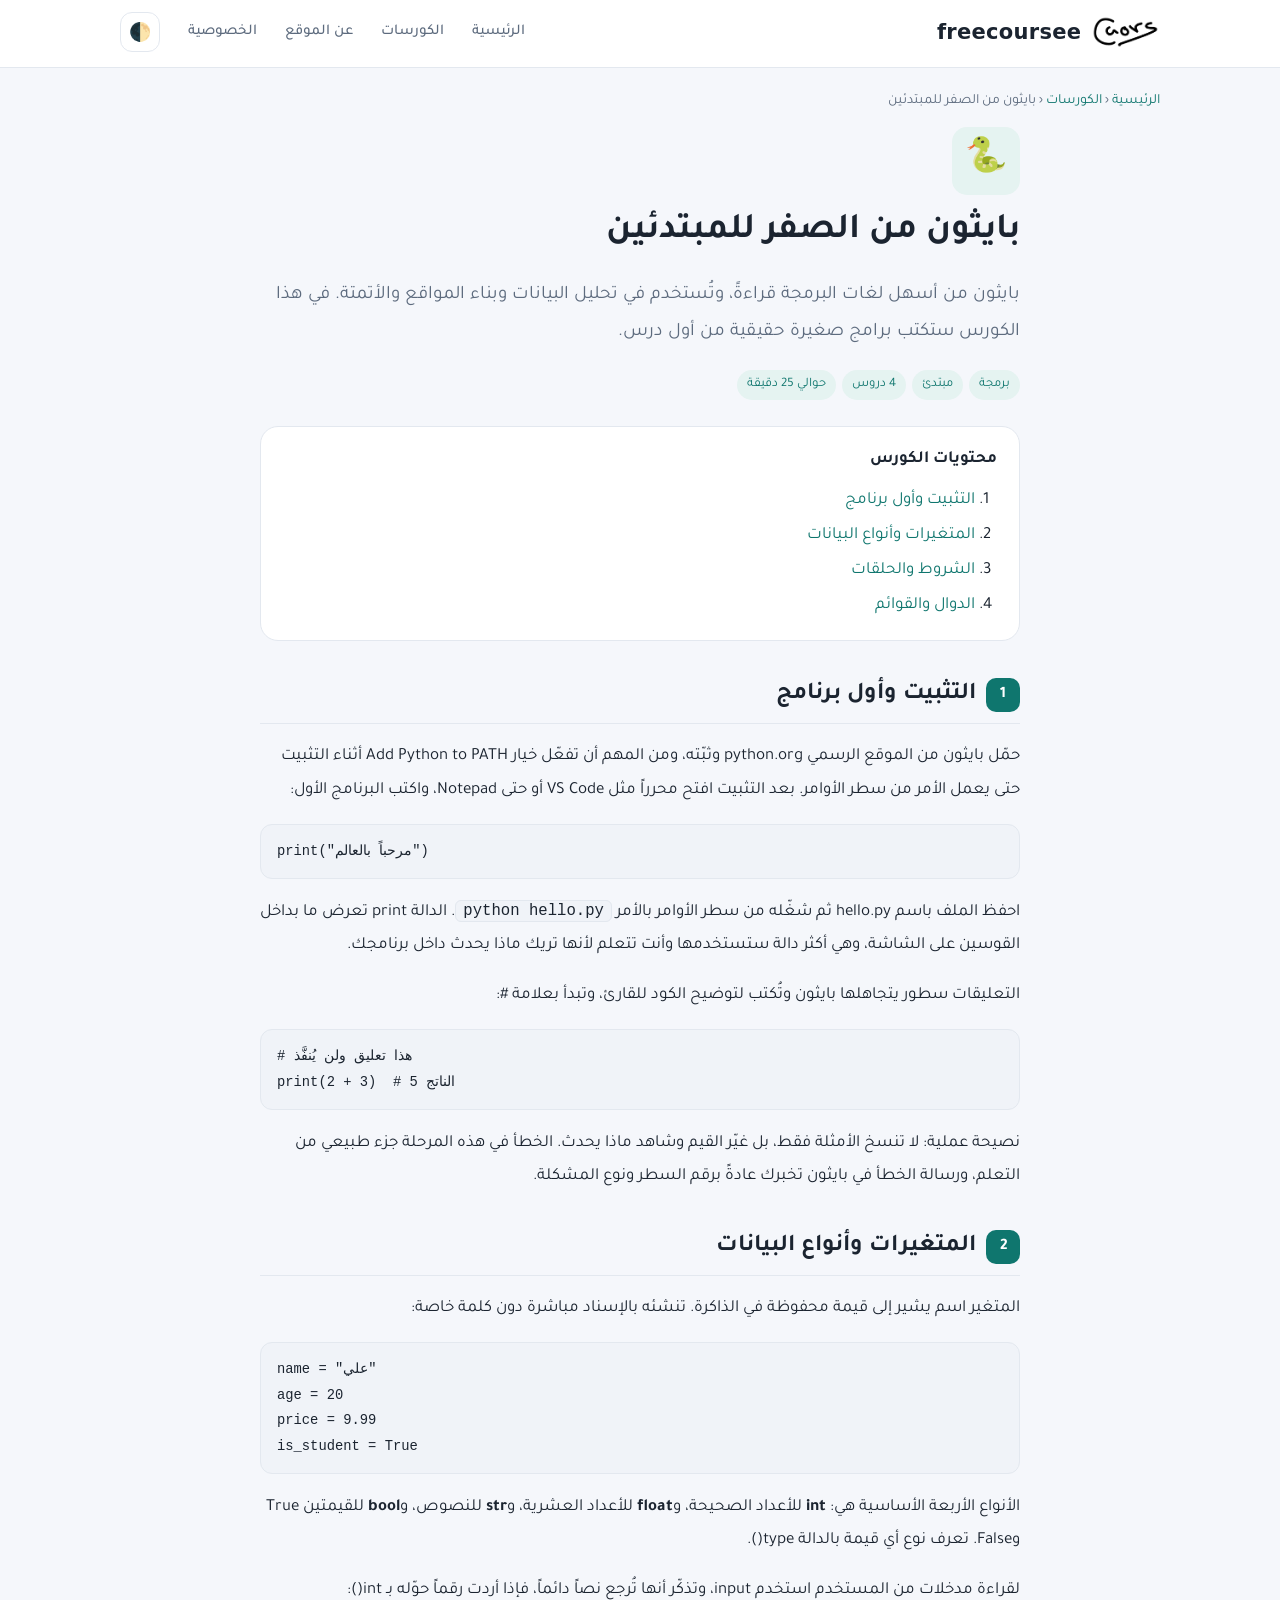
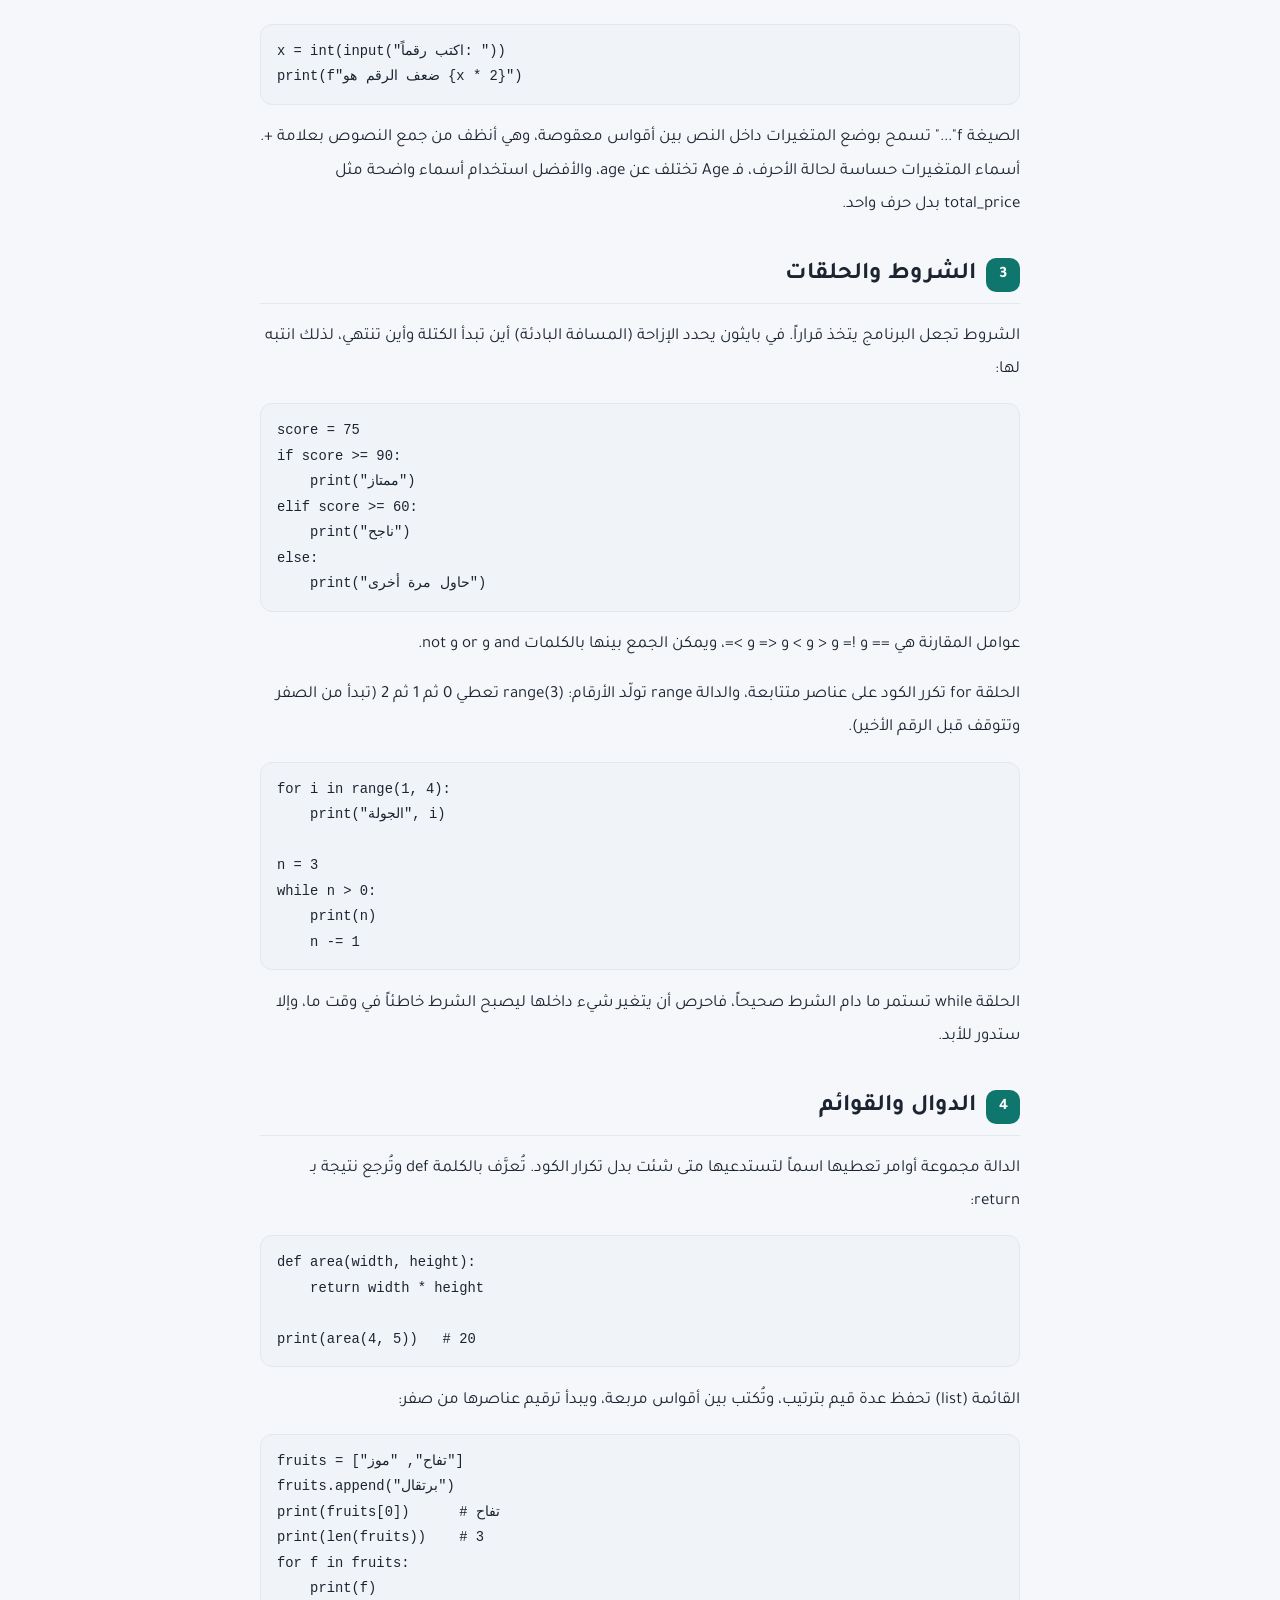
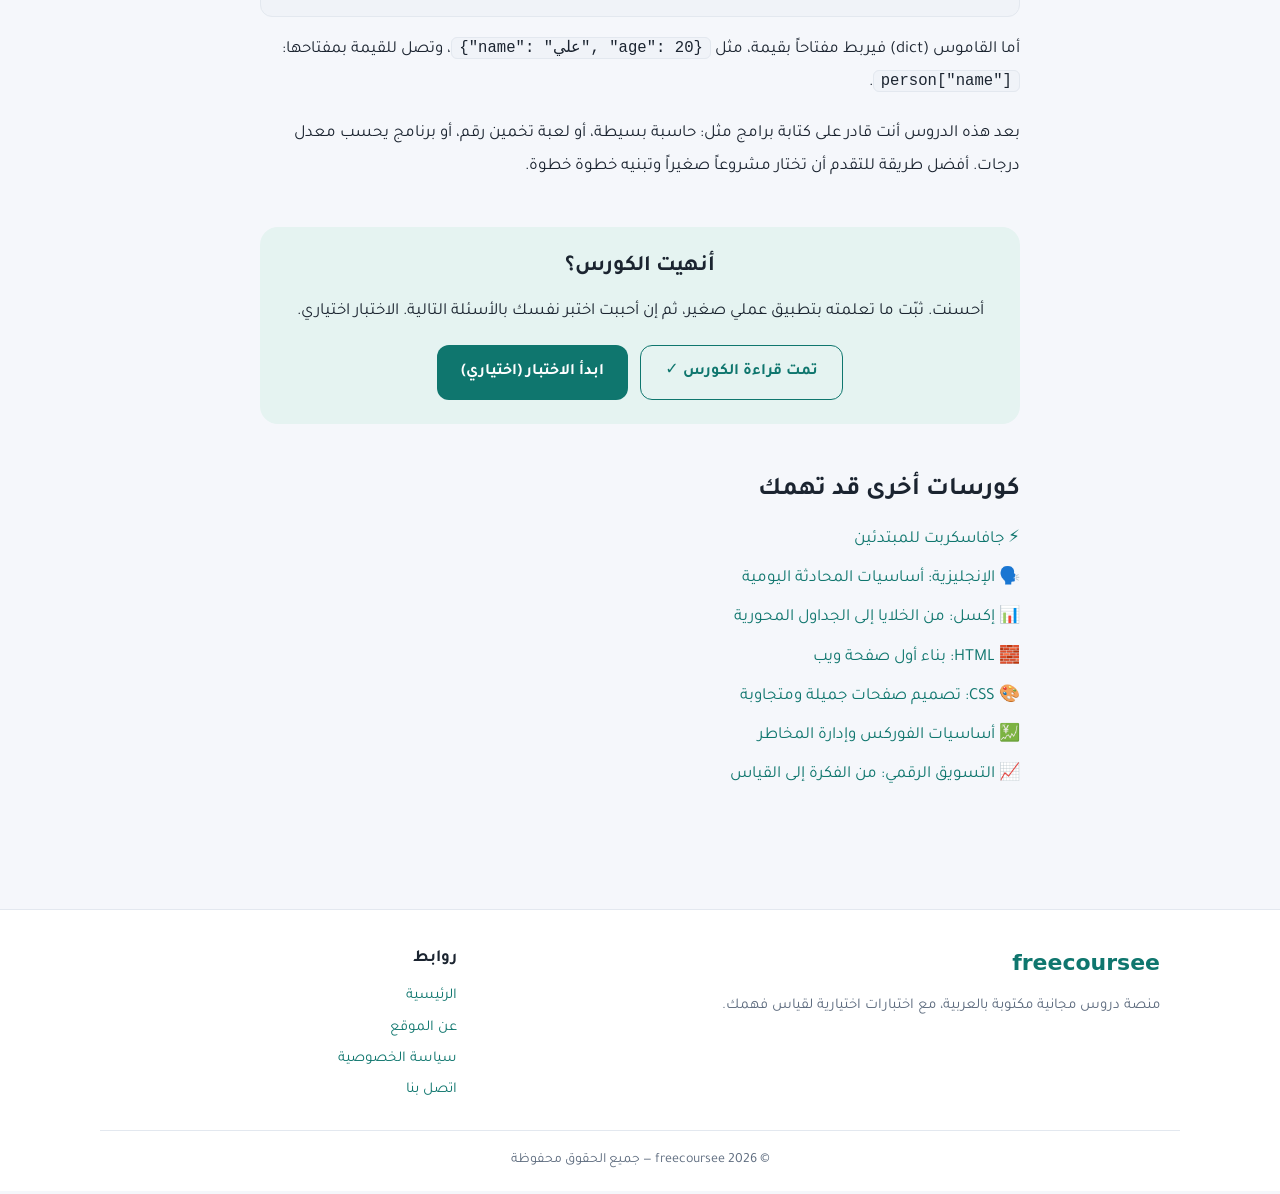
<file: course-python.html>
<!DOCTYPE html>
<html lang="ar" dir="rtl">
<head>
<meta charset="UTF-8">
<meta name="viewport" content="width=device-width, initial-scale=1">
<title>بايثون من الصفر للمبتدئين | freecoursee</title>
<meta name="description" content="أول خطواتك في البرمجة: المتغيرات، الشروط، الحلقات والدوال، مع أمثلة تشغّلها بنفسك.">
<meta name="theme-color" content="#0f766e">
<meta property="og:title" content="بايثون من الصفر للمبتدئين | freecoursee">
<meta property="og:description" content="أول خطواتك في البرمجة: المتغيرات، الشروط، الحلقات والدوال، مع أمثلة تشغّلها بنفسك.">
<meta property="og:type" content="website">
<meta property="og:locale" content="ar_AR">
<meta property="og:site_name" content="freecoursee">
<link rel="icon" type="image/png" href="favicon.png">
<link rel="preconnect" href="https://fonts.googleapis.com">
<link rel="preconnect" href="https://fonts.gstatic.com" crossorigin>
<link href="https://fonts.googleapis.com/css2?family=Tajawal:wght@400;500;700&display=swap" rel="stylesheet">
<link rel="stylesheet" href="style.css">
<script>try{var t=localStorage.getItem('fc-theme');if(t)document.documentElement.setAttribute('data-theme',t);}catch(e){}</script>
<!-- ===== أكواد جوجل أدسنس: الصق كود AdSense هنا بعد ما تسجل موقعك ===== -->
</head>
<body class="course">
<a class="skip" href="#main">تخطي إلى المحتوى</a>
<header class="site-header">
  <div class="wrap bar">
    <a class="brand" href="index.html" aria-label="freecoursee الصفحة الرئيسية">
      <img class="logo" src="logo.png" alt="شعار freecoursee" width="64" height="32">
      <span class="brand-name">freecoursee</span>
    </a>
    <nav class="nav" aria-label="القائمة الرئيسية">
      <a href="index.html">الرئيسية</a>
      <a href="index.html#courses">الكورسات</a>
      <a href="about.html">عن الموقع</a>
      <a href="privacy.html">الخصوصية</a>
    </nav>
    <button id="themeBtn" class="icon-btn" type="button" aria-label="تبديل الوضع الليلي">🌓</button>
  </div>
  <div class="progress" id="progress" aria-hidden="true"></div>
</header>

<main id="main">
<div class="wrap crumbs"><a href="index.html">الرئيسية</a> ‹ <a href="index.html#courses">الكورسات</a> ‹ <span>بايثون من الصفر للمبتدئين</span></div>
<article class="wrap article" data-course="python">
  <header class="a-head">
    <span class="ic big" aria-hidden="true">🐍</span>
    <h1>بايثون من الصفر للمبتدئين</h1>
    <p class="lead">بايثون من أسهل لغات البرمجة قراءةً، وتُستخدم في تحليل البيانات وبناء المواقع والأتمتة. في هذا الكورس ستكتب برامج صغيرة حقيقية من أول درس.</p>
    <div class="meta"><span>برمجة</span><span>مبتدئ</span><span>4 دروس</span><span>حوالي 25 دقيقة</span></div>
  </header>
  
  <nav class="toc" aria-label="محتويات الكورس"><b>محتويات الكورس</b><ol><li><a href="#l1">التثبيت وأول برنامج</a></li><li><a href="#l2">المتغيرات وأنواع البيانات</a></li><li><a href="#l3">الشروط والحلقات</a></li><li><a href="#l4">الدوال والقوائم</a></li></ol></nav>
  
<section class="lesson" id="l1">
<h2><span class="num">1</span>التثبيت وأول برنامج</h2>
<p>حمّل بايثون من الموقع الرسمي python.org وثبّته، ومن المهم أن تفعّل خيار Add Python to PATH أثناء التثبيت حتى يعمل الأمر من سطر الأوامر. بعد التثبيت افتح محرراً مثل VS Code أو حتى Notepad، واكتب البرنامج الأول:</p>
<pre><code>print("مرحباً بالعالم")</code></pre>
<p>احفظ الملف باسم hello.py ثم شغّله من سطر الأوامر بالأمر <code>python hello.py</code>. الدالة print تعرض ما بداخل القوسين على الشاشة، وهي أكثر دالة ستستخدمها وأنت تتعلم لأنها تريك ماذا يحدث داخل برنامجك.</p>
<p>التعليقات سطور يتجاهلها بايثون وتُكتب لتوضيح الكود للقارئ، وتبدأ بعلامة #:</p>
<pre><code># هذا تعليق ولن يُنفَّذ
print(2 + 3)  # الناتج 5</code></pre>
<p>نصيحة عملية: لا تنسخ الأمثلة فقط، بل غيّر القيم وشاهد ماذا يحدث. الخطأ في هذه المرحلة جزء طبيعي من التعلم، ورسالة الخطأ في بايثون تخبرك عادةً برقم السطر ونوع المشكلة.</p>
</section>

<section class="lesson" id="l2">
<h2><span class="num">2</span>المتغيرات وأنواع البيانات</h2>
<p>المتغير اسم يشير إلى قيمة محفوظة في الذاكرة. تنشئه بالإسناد مباشرة دون كلمة خاصة:</p>
<pre><code>name = "علي"
age = 20
price = 9.99
is_student = True</code></pre>
<p>الأنواع الأربعة الأساسية هي: <b>int</b> للأعداد الصحيحة، و<b>float</b> للأعداد العشرية، و<b>str</b> للنصوص، و<b>bool</b> للقيمتين True وFalse. تعرف نوع أي قيمة بالدالة type().</p>
<p>لقراءة مدخلات من المستخدم استخدم input، وتذكّر أنها تُرجع نصاً دائماً، فإذا أردت رقماً حوّله بـ int():</p>
<pre><code>x = int(input("اكتب رقماً: "))
print(f"ضعف الرقم هو {x * 2}")</code></pre>
<p>الصيغة f"..." تسمح بوضع المتغيرات داخل النص بين أقواس معقوصة، وهي أنظف من جمع النصوص بعلامة +. أسماء المتغيرات حساسة لحالة الأحرف، فـ Age تختلف عن age، والأفضل استخدام أسماء واضحة مثل total_price بدل حرف واحد.</p>
</section>

<section class="lesson" id="l3">
<h2><span class="num">3</span>الشروط والحلقات</h2>
<p>الشروط تجعل البرنامج يتخذ قراراً. في بايثون يحدد الإزاحة (المسافة البادئة) أين تبدأ الكتلة وأين تنتهي، لذلك انتبه لها:</p>
<pre><code>score = 75
if score &gt;= 90:
    print("ممتاز")
elif score &gt;= 60:
    print("ناجح")
else:
    print("حاول مرة أخرى")</code></pre>
<p>عوامل المقارنة هي ==  و !=  و &lt; و &gt; و &lt;= و &gt;=، ويمكن الجمع بينها بالكلمات and و or و not.</p>
<p>الحلقة for تكرر الكود على عناصر متتابعة، والدالة range تولّد الأرقام: range(3) تعطي 0 ثم 1 ثم 2 (تبدأ من الصفر وتتوقف قبل الرقم الأخير).</p>
<pre><code>for i in range(1, 4):
    print("الجولة", i)

n = 3
while n &gt; 0:
    print(n)
    n -= 1</code></pre>
<p>الحلقة while تستمر ما دام الشرط صحيحاً، فاحرص أن يتغير شيء داخلها ليصبح الشرط خاطئاً في وقت ما، وإلا ستدور للأبد.</p>
</section>

<section class="lesson" id="l4">
<h2><span class="num">4</span>الدوال والقوائم</h2>
<p>الدالة مجموعة أوامر تعطيها اسماً لتستدعيها متى شئت بدل تكرار الكود. تُعرَّف بالكلمة def وتُرجع نتيجة بـ return:</p>
<pre><code>def area(width, height):
    return width * height

print(area(4, 5))   # 20</code></pre>
<p>القائمة (list) تحفظ عدة قيم بترتيب، وتُكتب بين أقواس مربعة، ويبدأ ترقيم عناصرها من صفر:</p>
<pre><code>fruits = ["تفاح", "موز"]
fruits.append("برتقال")
print(fruits[0])      # تفاح
print(len(fruits))    # 3
for f in fruits:
    print(f)</code></pre>
<p>أما القاموس (dict) فيربط مفتاحاً بقيمة، مثل <code>{"name": "علي", "age": 20}</code>، وتصل للقيمة بمفتاحها: <code>person["name"]</code>.</p>
<p>بعد هذه الدروس أنت قادر على كتابة برامج مثل: حاسبة بسيطة، أو لعبة تخمين رقم، أو برنامج يحسب معدل درجات. أفضل طريقة للتقدم أن تختار مشروعاً صغيراً وتبنيه خطوة خطوة.</p>
</section>

  <div class="finish">
    <h2>أنهيت الكورس؟</h2>
    <p>أحسنت. ثبّت ما تعلمته بتطبيق عملي صغير، ثم إن أحببت اختبر نفسك بالأسئلة التالية. الاختبار اختياري.</p>
    <div class="actions">
      <button id="doneBtn" class="btn ghost" type="button">تمت قراءة الكورس ✓</button>
      <button id="startQuiz" class="btn" type="button">ابدأ الاختبار (اختياري)</button>
    </div>
  </div>
  <section id="quizBox" class="quiz" hidden aria-live="polite"></section>

  <aside class="more">
    <h2>كورسات أخرى قد تهمك</h2>
    <ul class="plain more-list"><li><a href="course-javascript.html">⚡ جافاسكربت للمبتدئين</a></li><li><a href="course-english.html">🗣️ الإنجليزية: أساسيات المحادثة اليومية</a></li><li><a href="course-excel.html">📊 إكسل: من الخلايا إلى الجداول المحورية</a></li><li><a href="course-html.html">🧱 HTML: بناء أول صفحة ويب</a></li><li><a href="course-css.html">🎨 CSS: تصميم صفحات جميلة ومتجاوبة</a></li><li><a href="course-forex.html">💹 أساسيات الفوركس وإدارة المخاطر</a></li><li><a href="course-marketing.html">📈 التسويق الرقمي: من الفكرة إلى القياس</a></li></ul>
  </aside>
</article>
</main>
<script>window.QUIZ=[{"q": "ما الدالة التي تعرض نصاً على الشاشة في بايثون؟", "o": ["show()", "print()", "echo()", "write()"], "a": 1, "e": "الدالة print هي المستخدمة لعرض القيم على الشاشة."}, {"q": "كيف يحدد بايثون بداية الكتلة البرمجية ونهايتها؟", "o": ["بالأقواس المعقوصة", "بكلمة end", "بالإزاحة (المسافة البادئة)", "بالفاصلة المنقوطة"], "a": 2, "e": "بايثون يعتمد على الإزاحة بدل الأقواس المعقوصة."}, {"q": "ماذا ينتج عن range(3)؟", "o": ["1 ثم 2 ثم 3", "0 ثم 1 ثم 2", "0 ثم 1 ثم 2 ثم 3", "3 فقط"], "a": 1, "e": "تبدأ range من الصفر وتتوقف قبل الرقم المحدد."}, {"q": "ما الكلمة المستخدمة لتعريف دالة؟", "o": ["function", "func", "define", "def"], "a": 3, "e": "التعريف يتم بالكلمة def."}, {"q": "ما نوع البيانات الناتج عن input() دائماً؟", "o": ["int", "float", "str", "bool"], "a": 2, "e": "input تُرجع نصاً دائماً، ولذلك نحوّلها بـ int عند الحاجة."}];</script>

<footer class="site-footer">
  <div class="wrap foot-grid">
    <div>
      <div class="foot-brand">freecoursee</div>
      <p class="muted">منصة دروس مجانية مكتوبة بالعربية، مع اختبارات اختيارية لقياس فهمك.</p>
    </div>
    <div>
      <div class="foot-title">روابط</div>
      <ul class="plain">
        <li><a href="index.html">الرئيسية</a></li>
        <li><a href="about.html">عن الموقع</a></li>
        <li><a href="privacy.html">سياسة الخصوصية</a></li>
        <li><a href="privacy.html#contact">اتصل بنا</a></li>
      </ul>
    </div>
  </div>
  <div class="wrap copy">© 2026 freecoursee — جميع الحقوق محفوظة</div>
</footer>
<script src="app.js" defer></script>
</body>
</html>
</file>
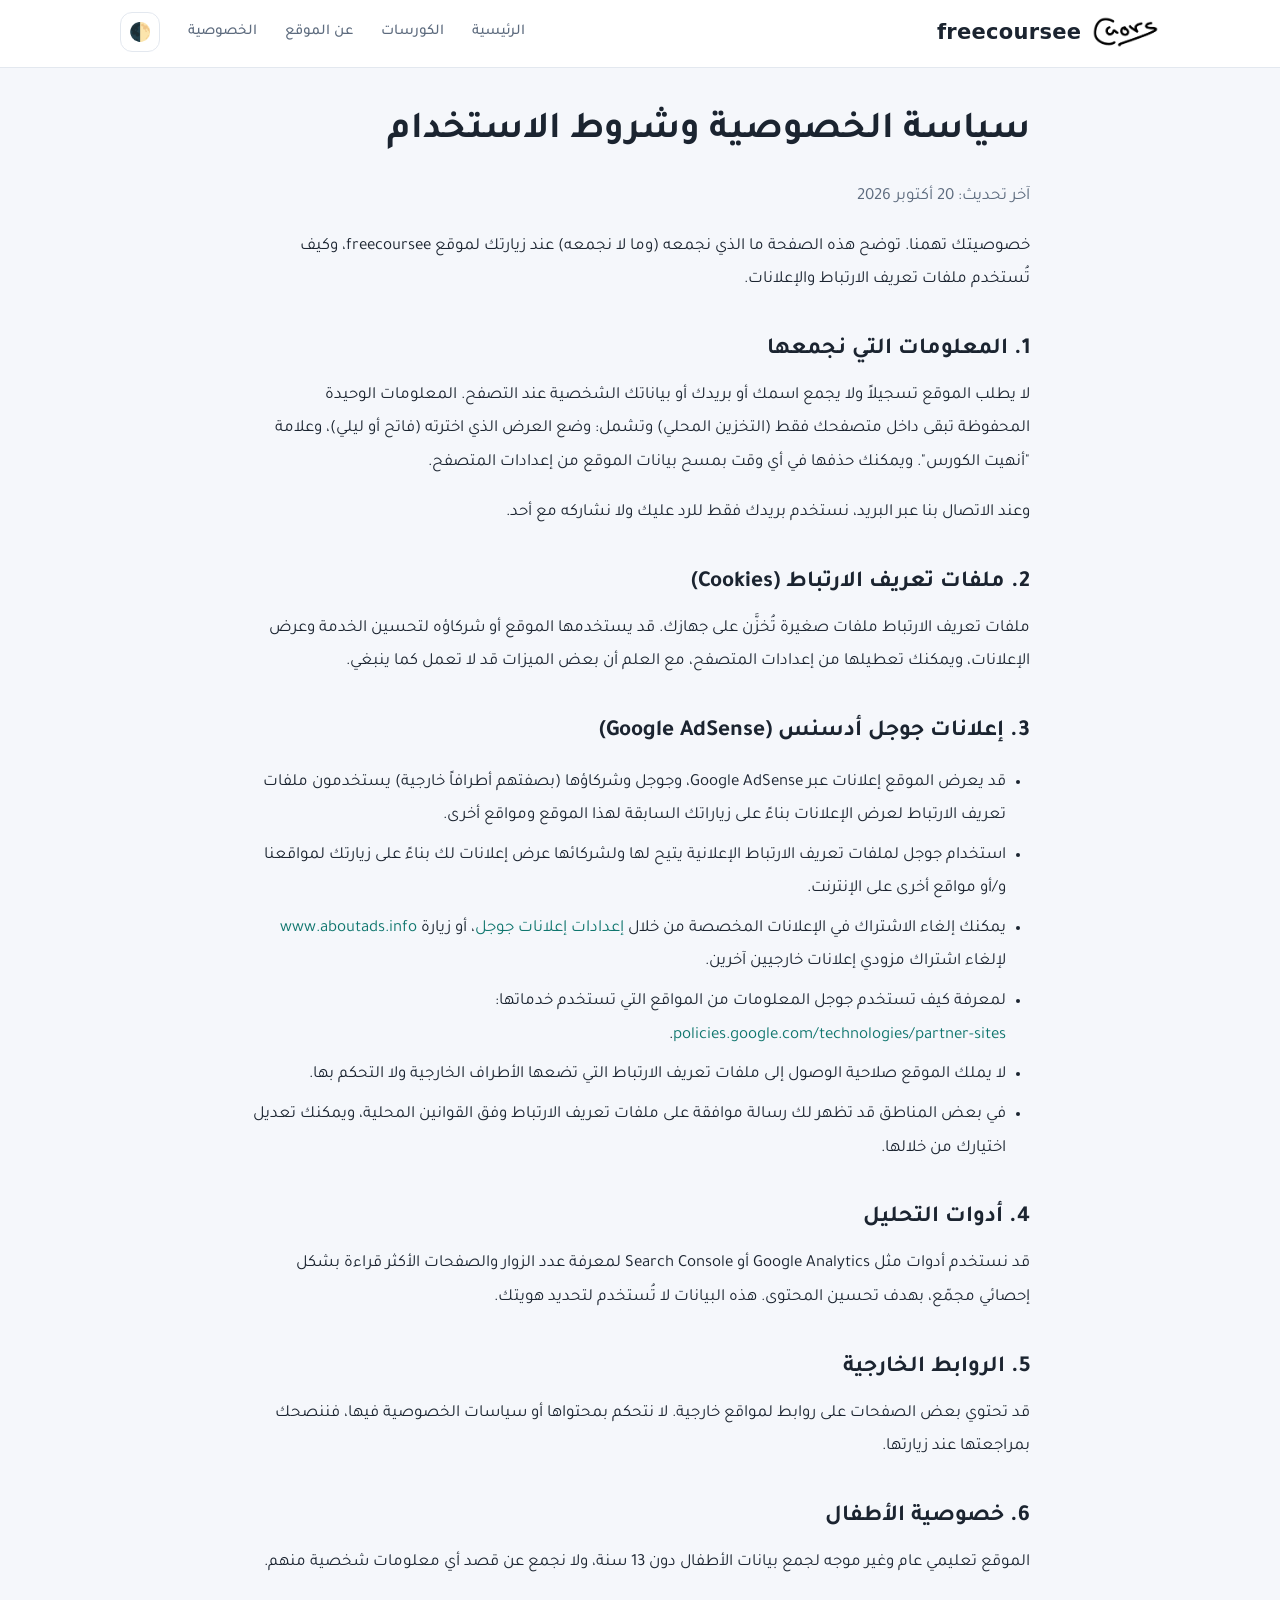
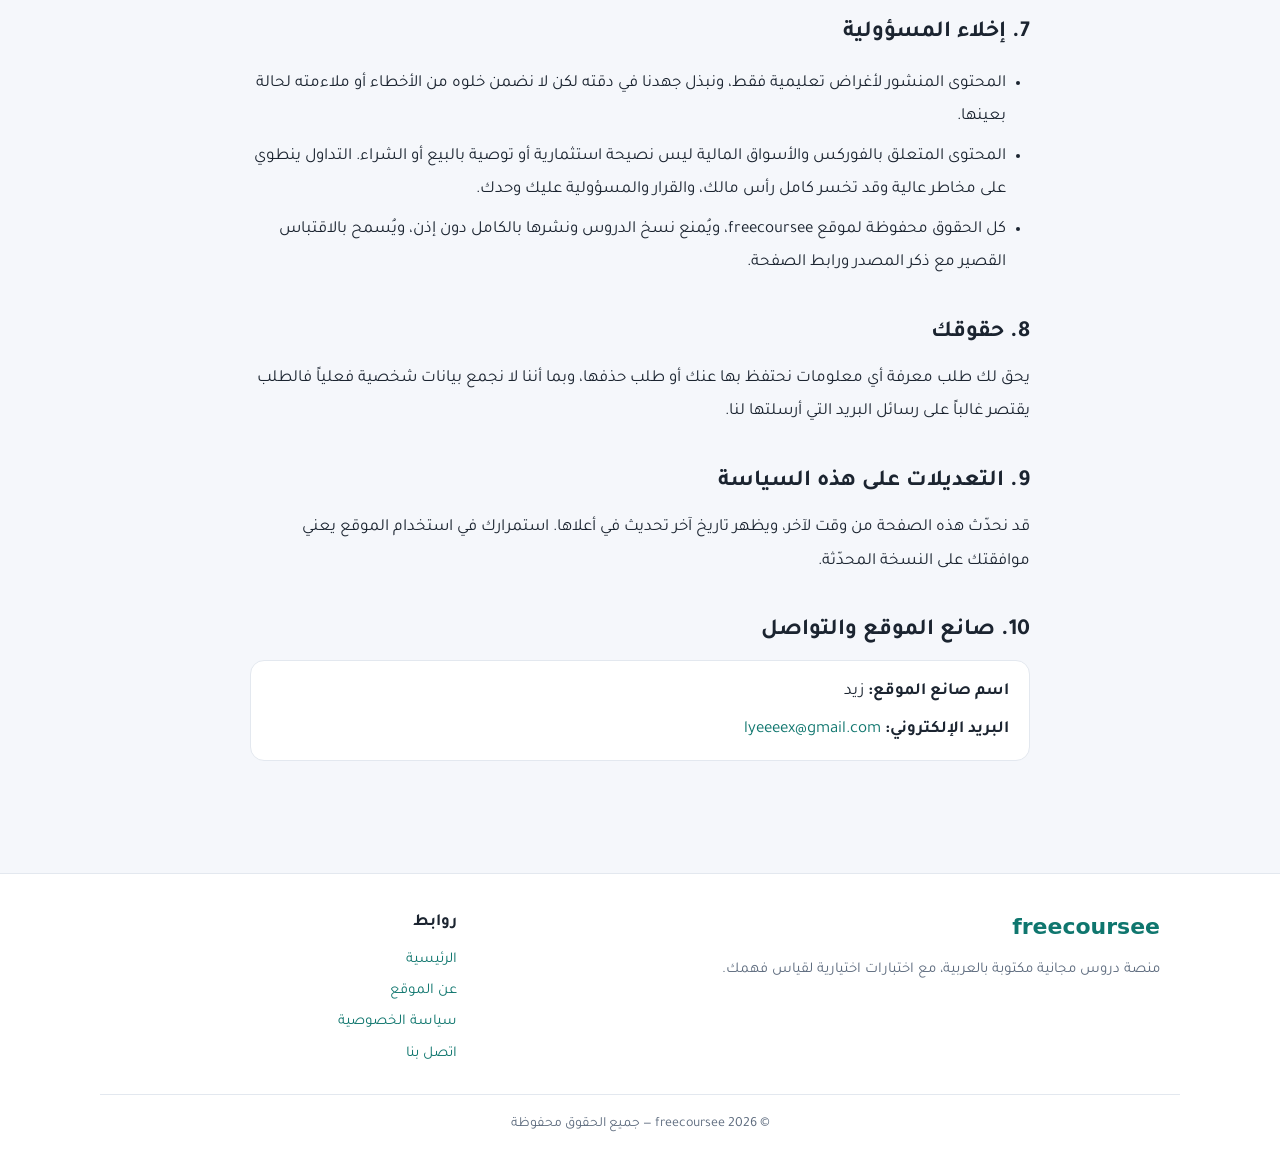
<file: privacy.html>
<!DOCTYPE html>
<html lang="ar" dir="rtl">
<head>
<meta charset="UTF-8">
<meta name="viewport" content="width=device-width, initial-scale=1">
<title>سياسة الخصوصية وشروط الاستخدام | freecoursee</title>
<meta name="description" content="سياسة الخصوصية في موقع freecoursee: ما نجمعه، ملفات الارتباط، إعلانات جوجل أدسنس، وإخلاء المسؤولية.">
<meta name="theme-color" content="#0f766e">
<meta property="og:title" content="سياسة الخصوصية وشروط الاستخدام | freecoursee">
<meta property="og:description" content="سياسة الخصوصية في موقع freecoursee: ما نجمعه، ملفات الارتباط، إعلانات جوجل أدسنس، وإخلاء المسؤولية.">
<meta property="og:type" content="website">
<meta property="og:locale" content="ar_AR">
<meta property="og:site_name" content="freecoursee">
<link rel="icon" type="image/png" href="favicon.png">
<link rel="preconnect" href="https://fonts.googleapis.com">
<link rel="preconnect" href="https://fonts.gstatic.com" crossorigin>
<link href="https://fonts.googleapis.com/css2?family=Tajawal:wght@400;500;700&display=swap" rel="stylesheet">
<link rel="stylesheet" href="style.css">
<script>try{var t=localStorage.getItem('fc-theme');if(t)document.documentElement.setAttribute('data-theme',t);}catch(e){}</script>
<!-- ===== أكواد جوجل أدسنس: الصق كود AdSense هنا بعد ما تسجل موقعك ===== -->
</head>
<body class="">
<a class="skip" href="#main">تخطي إلى المحتوى</a>
<header class="site-header">
  <div class="wrap bar">
    <a class="brand" href="index.html" aria-label="freecoursee الصفحة الرئيسية">
      <img class="logo" src="logo.png" alt="شعار freecoursee" width="64" height="32">
      <span class="brand-name">freecoursee</span>
    </a>
    <nav class="nav" aria-label="القائمة الرئيسية">
      <a href="index.html">الرئيسية</a>
      <a href="index.html#courses">الكورسات</a>
      <a href="about.html">عن الموقع</a>
      <a href="privacy.html">الخصوصية</a>
    </nav>
    <button id="themeBtn" class="icon-btn" type="button" aria-label="تبديل الوضع الليلي">🌓</button>
  </div>
  <div class="progress" id="progress" aria-hidden="true"></div>
</header>

<main id="main" class="wrap page">
<h1>سياسة الخصوصية وشروط الاستخدام</h1>
<p class="muted">آخر تحديث: 20 أكتوبر 2026</p>
<p>خصوصيتك تهمنا. توضح هذه الصفحة ما الذي نجمعه (وما لا نجمعه) عند زيارتك لموقع freecoursee، وكيف تُستخدم ملفات تعريف الارتباط والإعلانات.</p>

<h2>1. المعلومات التي نجمعها</h2>
<p>لا يطلب الموقع تسجيلاً ولا يجمع اسمك أو بريدك أو بياناتك الشخصية عند التصفح. المعلومات الوحيدة المحفوظة تبقى داخل متصفحك فقط (التخزين المحلي) وتشمل: وضع العرض الذي اخترته (فاتح أو ليلي)، وعلامة "أنهيت الكورس". ويمكنك حذفها في أي وقت بمسح بيانات الموقع من إعدادات المتصفح.</p>
<p>وعند الاتصال بنا عبر البريد، نستخدم بريدك فقط للرد عليك ولا نشاركه مع أحد.</p>

<h2>2. ملفات تعريف الارتباط (Cookies)</h2>
<p>ملفات تعريف الارتباط ملفات صغيرة تُخزَّن على جهازك. قد يستخدمها الموقع أو شركاؤه لتحسين الخدمة وعرض الإعلانات، ويمكنك تعطيلها من إعدادات المتصفح، مع العلم أن بعض الميزات قد لا تعمل كما ينبغي.</p>

<h2>3. إعلانات جوجل أدسنس (Google AdSense)</h2>
<ul>
<li>قد يعرض الموقع إعلانات عبر Google AdSense، وجوجل وشركاؤها (بصفتهم أطرافاً خارجية) يستخدمون ملفات تعريف الارتباط لعرض الإعلانات بناءً على زياراتك السابقة لهذا الموقع ومواقع أخرى.</li>
<li>استخدام جوجل لملفات تعريف الارتباط الإعلانية يتيح لها ولشركائها عرض إعلانات لك بناءً على زيارتك لمواقعنا و/أو مواقع أخرى على الإنترنت.</li>
<li>يمكنك إلغاء الاشتراك في الإعلانات المخصصة من خلال <a href="https://adssettings.google.com" target="_blank" rel="noopener">إعدادات إعلانات جوجل</a>، أو زيارة <a href="https://www.aboutads.info" target="_blank" rel="noopener">www.aboutads.info</a> لإلغاء اشتراك مزودي إعلانات خارجيين آخرين.</li>
<li>لمعرفة كيف تستخدم جوجل المعلومات من المواقع التي تستخدم خدماتها: <a href="https://policies.google.com/technologies/partner-sites" target="_blank" rel="noopener">policies.google.com/technologies/partner-sites</a>.</li>
<li>لا يملك الموقع صلاحية الوصول إلى ملفات تعريف الارتباط التي تضعها الأطراف الخارجية ولا التحكم بها.</li>
<li>في بعض المناطق قد تظهر لك رسالة موافقة على ملفات تعريف الارتباط وفق القوانين المحلية، ويمكنك تعديل اختيارك من خلالها.</li>
</ul>

<h2>4. أدوات التحليل</h2>
<p>قد نستخدم أدوات مثل Google Analytics أو Search Console لمعرفة عدد الزوار والصفحات الأكثر قراءة بشكل إحصائي مجمّع، بهدف تحسين المحتوى. هذه البيانات لا تُستخدم لتحديد هويتك.</p>

<h2>5. الروابط الخارجية</h2>
<p>قد تحتوي بعض الصفحات على روابط لمواقع خارجية. لا نتحكم بمحتواها أو سياسات الخصوصية فيها، فننصحك بمراجعتها عند زيارتها.</p>

<h2>6. خصوصية الأطفال</h2>
<p>الموقع تعليمي عام وغير موجه لجمع بيانات الأطفال دون 13 سنة، ولا نجمع عن قصد أي معلومات شخصية منهم.</p>

<h2>7. إخلاء المسؤولية</h2>
<ul>
<li>المحتوى المنشور لأغراض تعليمية فقط، ونبذل جهدنا في دقته لكن لا نضمن خلوه من الأخطاء أو ملاءمته لحالة بعينها.</li>
<li>المحتوى المتعلق بالفوركس والأسواق المالية ليس نصيحة استثمارية أو توصية بالبيع أو الشراء. التداول ينطوي على مخاطر عالية وقد تخسر كامل رأس مالك، والقرار والمسؤولية عليك وحدك.</li>
<li>كل الحقوق محفوظة لموقع freecoursee، ويُمنع نسخ الدروس ونشرها بالكامل دون إذن، ويُسمح بالاقتباس القصير مع ذكر المصدر ورابط الصفحة.</li>
</ul>

<h2>8. حقوقك</h2>
<p>يحق لك طلب معرفة أي معلومات نحتفظ بها عنك أو طلب حذفها، وبما أننا لا نجمع بيانات شخصية فعلياً فالطلب يقتصر غالباً على رسائل البريد التي أرسلتها لنا.</p>

<h2>9. التعديلات على هذه السياسة</h2>
<p>قد نحدّث هذه الصفحة من وقت لآخر، ويظهر تاريخ آخر تحديث في أعلاها. استمرارك في استخدام الموقع يعني موافقتك على النسخة المحدّثة.</p>

<h2 id="contact">10. صانع الموقع والتواصل</h2>
<div class="contact-box">
  <div><b>اسم صانع الموقع:</b> زيد</div>
  <div><b>البريد الإلكتروني:</b> <a href="mailto:lyeeeex@gmail.com">lyeeeex@gmail.com</a></div>
</div>
</main>

<footer class="site-footer">
  <div class="wrap foot-grid">
    <div>
      <div class="foot-brand">freecoursee</div>
      <p class="muted">منصة دروس مجانية مكتوبة بالعربية، مع اختبارات اختيارية لقياس فهمك.</p>
    </div>
    <div>
      <div class="foot-title">روابط</div>
      <ul class="plain">
        <li><a href="index.html">الرئيسية</a></li>
        <li><a href="about.html">عن الموقع</a></li>
        <li><a href="privacy.html">سياسة الخصوصية</a></li>
        <li><a href="privacy.html#contact">اتصل بنا</a></li>
      </ul>
    </div>
  </div>
  <div class="wrap copy">© 2026 freecoursee — جميع الحقوق محفوظة</div>
</footer>
<script src="app.js" defer></script>
</body>
</html>
</file>
<file: style.css>
/* freecoursee — أنماط الموقع */
:root{
  --bg:#f5f7fb; --card:#ffffff; --text:#1b2430; --muted:#5d6b7e; --line:#e3e8ef;
  --accent:#0f766e; --accent-d:#0b5d56; --soft:#e5f3f1;
  --warn-bg:#fff7e6; --warn-line:#f0d49a; --ok:#15803d; --bad:#b91c1c;
  --code-bg:#f0f3f8; --shadow:0 1px 2px rgba(16,24,40,.05),0 8px 24px rgba(16,24,40,.06);
  --radius:18px;
}
:root[data-theme="dark"]{
  --bg:#0f1720; --card:#17212c; --text:#e6edf3; --muted:#9aa8b8; --line:#26323f;
  --accent:#2dd4bf; --accent-d:#5eead4; --soft:#12302e;
  --warn-bg:#2a2314; --warn-line:#5b4a1f; --ok:#4ade80; --bad:#f87171;
  --code-bg:#0c131b; --shadow:0 1px 2px rgba(0,0,0,.3),0 8px 24px rgba(0,0,0,.25);
}
*{box-sizing:border-box}
html{scroll-behavior:smooth;-webkit-text-size-adjust:100%}
body{margin:0;background:var(--bg);color:var(--text);font-family:"Tajawal",system-ui,"Segoe UI",Tahoma,sans-serif;font-size:17px;line-height:1.95}
a{color:var(--accent);text-decoration:none}
a:hover{text-decoration:underline}
img{max-width:100%;height:auto}
h1,h2,h3{line-height:1.5;margin:0 0 .5em}
p{margin:0 0 1em}
.wrap{width:100%;max-width:1080px;margin:0 auto;padding:0 20px}
.muted{color:var(--muted)}
.center{text-align:center}
.plain{list-style:none;margin:0;padding:0}
.skip{position:absolute;right:-999px;top:0;background:var(--accent);color:#fff;padding:8px 14px;z-index:100}
.skip:focus{right:8px}

/* header */
.site-header{position:sticky;top:0;z-index:50;background:color-mix(in srgb,var(--card) 92%,transparent);backdrop-filter:blur(8px);border-bottom:1px solid var(--line)}
.bar{display:flex;align-items:center;gap:16px;min-height:64px;flex-wrap:wrap}
.brand{display:flex;align-items:center;gap:10px;color:var(--text);margin-inline-end:auto}
.brand:hover{text-decoration:none}
.logo{height:34px;width:auto}
:root[data-theme="dark"] .logo{filter:invert(1)}
.brand-name{font-weight:700;font-size:21px;letter-spacing:.3px;font-family:system-ui,"Segoe UI",sans-serif}
.nav{display:flex;gap:4px;flex-wrap:wrap}
.nav a{color:var(--muted);padding:6px 12px;border-radius:10px;font-size:15px;font-weight:500}
.nav a:hover{background:var(--soft);color:var(--accent);text-decoration:none}
.icon-btn{border:1px solid var(--line);background:var(--card);color:var(--text);width:40px;height:40px;border-radius:12px;cursor:pointer;font-size:18px}
.icon-btn:hover{background:var(--soft)}
.progress{height:3px;width:0;background:var(--accent);transition:width .1s}

/* hero */
.hero{text-align:center;padding:64px 0 40px;background:radial-gradient(900px 300px at 50% -10%,var(--soft),transparent)}
.hero-title{font-family:system-ui,"Segoe UI",sans-serif;font-size:clamp(40px,8vw,68px);font-weight:700;letter-spacing:.5px;color:var(--accent);margin-bottom:.3em}
.hero-sub{max-width:680px;margin:0 auto 28px;color:var(--muted);font-size:19px}
.stats{display:flex;justify-content:center;gap:14px;flex-wrap:wrap}
.stats div{background:var(--card);border:1px solid var(--line);border-radius:14px;padding:10px 22px;min-width:120px;box-shadow:var(--shadow)}
.stats b{display:block;font-size:26px;color:var(--accent);line-height:1.4}
.stats span{font-size:14px;color:var(--muted)}

/* courses */
.section-head{margin:28px 0 14px}
.section-head h2{font-size:28px}
.tools{display:flex;gap:12px;align-items:center;flex-wrap:wrap;margin-bottom:20px}
.search{flex:1 1 240px;max-width:340px;padding:11px 16px;border:1px solid var(--line);border-radius:12px;background:var(--card);color:var(--text);font:inherit;font-size:16px}
.search:focus,.chip:focus-visible,.btn:focus-visible,.icon-btn:focus-visible,.opt input:focus-visible{outline:2px solid var(--accent);outline-offset:2px}
.chips{display:flex;gap:8px;flex-wrap:wrap}
.chip{border:1px solid var(--line);background:var(--card);color:var(--text);padding:7px 16px;border-radius:999px;cursor:pointer;font:inherit;font-size:15px}
.chip.active{background:var(--accent);border-color:var(--accent);color:#fff}
:root[data-theme="dark"] .chip.active{color:#06201d}
.grid{display:grid;grid-template-columns:repeat(auto-fill,minmax(240px,1fr));gap:18px}
.card{position:relative;display:flex;flex-direction:column;gap:6px;min-height:290px;padding:22px;background:var(--card);border:1px solid var(--line);border-radius:var(--radius);box-shadow:var(--shadow);color:var(--text);transition:transform .18s,border-color .18s}
.card:hover{transform:translateY(-4px);border-color:var(--accent);text-decoration:none}
.card[hidden]{display:none}
.ic{width:54px;height:54px;border-radius:15px;background:var(--soft);display:grid;place-items:center;font-size:27px;margin-bottom:6px}
.ic.big{width:68px;height:68px;font-size:34px}
.card h3{font-size:19px;margin:0}
.card p{flex:1;margin:0;color:var(--muted);font-size:15px;line-height:1.8}
.meta{display:flex;flex-wrap:wrap;gap:6px;font-size:13px}
.meta span{background:var(--soft);color:var(--accent);padding:2px 10px;border-radius:999px}
.go{color:var(--accent);font-weight:700;font-size:15px;margin-top:4px}
.done-badge{position:absolute;top:16px;left:16px;font-size:12px;background:var(--ok);color:#fff;padding:2px 10px;border-radius:999px}
:root[data-theme="dark"] .done-badge{color:#052e16}

.block{margin-top:56px}
.block h2{font-size:26px}
.steps{display:grid;grid-template-columns:repeat(auto-fit,minmax(240px,1fr));gap:16px}
.step{background:var(--card);border:1px solid var(--line);border-radius:var(--radius);padding:22px}
.step h3{font-size:18px}
.step p{color:var(--muted);margin:0;font-size:15.5px}
.num{display:inline-grid;place-items:center;width:34px;height:34px;border-radius:10px;background:var(--accent);color:#fff;font-weight:700;font-size:16px;margin-inline-end:10px;flex:none}
:root[data-theme="dark"] .num{color:#06201d}
.step .num{margin-bottom:10px}
.faq details{background:var(--card);border:1px solid var(--line);border-radius:14px;padding:12px 18px;margin-bottom:10px}
.faq summary{cursor:pointer;font-weight:700}
.faq details p{margin:8px 0 0;color:var(--muted)}

/* article */
.crumbs{padding-top:20px;font-size:14px;color:var(--muted)}
.article{max-width:800px;padding-bottom:40px}
.a-head{padding:12px 0 8px}
.a-head h1{font-size:clamp(26px,5vw,36px);margin-top:10px}
.lead{font-size:19px;color:var(--muted)}
.toc{background:var(--card);border:1px solid var(--line);border-radius:var(--radius);padding:16px 22px;margin:18px 0 8px}
.toc ol{margin:8px 0 0;padding-inline-start:22px}
.toc li{margin:2px 0}
.lesson{margin-top:36px;scroll-margin-top:84px}
.lesson h2{display:flex;align-items:center;font-size:24px;padding-bottom:10px;border-bottom:1px solid var(--line);margin-bottom:16px}
.lesson ul,.lesson ol{padding-inline-start:24px;margin:0 0 1em}
.lesson li{margin-bottom:.4em}
pre{direction:ltr;text-align:left;background:var(--code-bg);border:1px solid var(--line);border-radius:12px;padding:14px 16px;overflow-x:auto;line-height:1.7;font-size:15px;margin:0 0 1.1em}
code{font-family:ui-monospace,SFMono-Regular,Menlo,Consolas,monospace;font-size:.92em}
p code,li code{direction:ltr;unicode-bidi:embed;background:var(--code-bg);padding:1px 7px;border-radius:6px;border:1px solid var(--line)}
pre code{background:none;border:0;padding:0}
.notice{background:var(--warn-bg);border:1px solid var(--warn-line);border-radius:14px;padding:12px 18px;margin:16px 0}
.finish{margin-top:44px;background:var(--soft);border-radius:var(--radius);padding:24px;text-align:center}
.finish h2{font-size:22px}
.actions{display:flex;gap:12px;justify-content:center;flex-wrap:wrap}
.btn{border:0;cursor:pointer;background:var(--accent);color:#fff;font:inherit;font-weight:700;padding:11px 24px;border-radius:12px;font-size:16px}
:root[data-theme="dark"] .btn{color:#06201d}
.btn:hover{background:var(--accent-d)}
.btn.ghost{background:transparent;color:var(--accent);border:1.5px solid var(--accent)}
.btn.ghost.on{background:var(--accent);color:#fff}
:root[data-theme="dark"] .btn.ghost.on{color:#06201d}

/* quiz */
.quiz{margin-top:24px}
.q{background:var(--card);border:1px solid var(--line);border-radius:var(--radius);padding:18px 20px;margin-bottom:14px}
.q legend{font-weight:700;padding:0 6px}
.q fieldset{border:0;margin:0;padding:0}
.opt{display:flex;gap:10px;align-items:center;padding:8px 12px;border:1px solid var(--line);border-radius:12px;margin:8px 0;cursor:pointer}
.opt:hover{background:var(--soft)}
.opt input{accent-color:var(--accent);width:18px;height:18px;flex:none}
.opt .t{direction:auto;unicode-bidi:plaintext}
.opt.correct{border-color:var(--ok);background:color-mix(in srgb,var(--ok) 14%,transparent)}
.opt.wrong{border-color:var(--bad);background:color-mix(in srgb,var(--bad) 12%,transparent)}
.exp{margin:8px 0 0;font-size:15px;color:var(--muted)}
.result{background:var(--soft);border-radius:var(--radius);padding:18px;text-align:center;margin-top:10px}
.result b{font-size:26px;color:var(--accent)}
.more{margin-top:48px}
.more-list li{margin:6px 0}

/* pages */
.page{max-width:820px;padding-top:36px;padding-bottom:40px}
.page h1{font-size:clamp(28px,5vw,38px)}
.page h2{font-size:23px;margin-top:1.6em}
.page ul{padding-inline-start:24px}
.page li{margin-bottom:.4em}
.contact-box{background:var(--card);border:1px solid var(--line);border-radius:14px;padding:14px 20px;display:grid;gap:4px}

/* footer */
.site-footer{margin-top:72px;border-top:1px solid var(--line);background:var(--card);padding-top:32px}
.foot-grid{display:grid;grid-template-columns:2fr 1fr;gap:28px}
.foot-brand{font-family:system-ui,sans-serif;font-weight:700;font-size:22px;color:var(--accent);margin-bottom:6px}
.foot-title{font-weight:700;margin-bottom:6px}
.site-footer p{margin:0;font-size:15px}
.site-footer li{margin:2px 0;font-size:15px}
.copy{margin-top:24px;padding:16px 20px;border-top:1px solid var(--line);color:var(--muted);font-size:14px;text-align:center}

@media (max-width:720px){
  body{font-size:16.5px}
  .foot-grid{grid-template-columns:1fr}
  .bar{padding-top:8px;padding-bottom:8px}
  .nav{order:3;width:100%;overflow-x:auto;flex-wrap:nowrap}
  .nav a{white-space:nowrap}
  .hero{padding:44px 0 28px}
  .card{min-height:260px}
}
@media (prefers-reduced-motion:reduce){*{transition:none!important;scroll-behavior:auto!important}}
</file>
